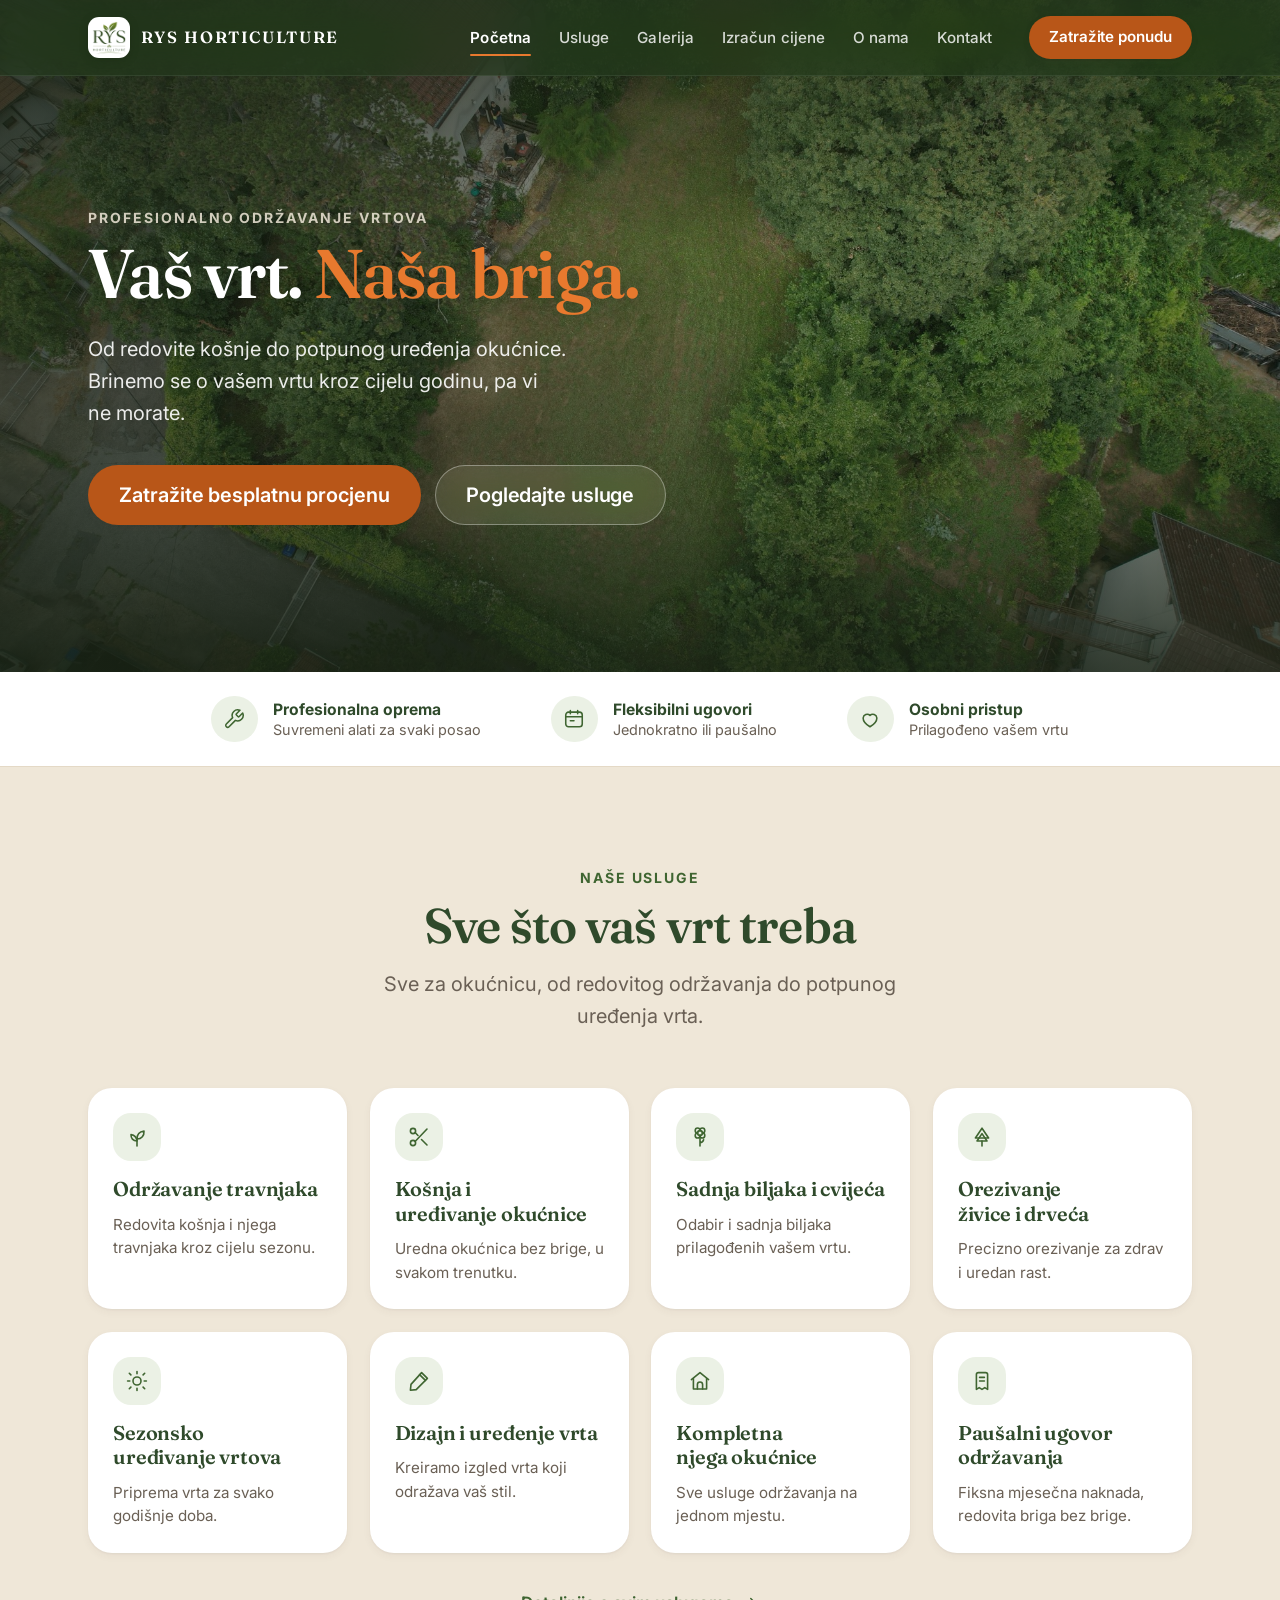
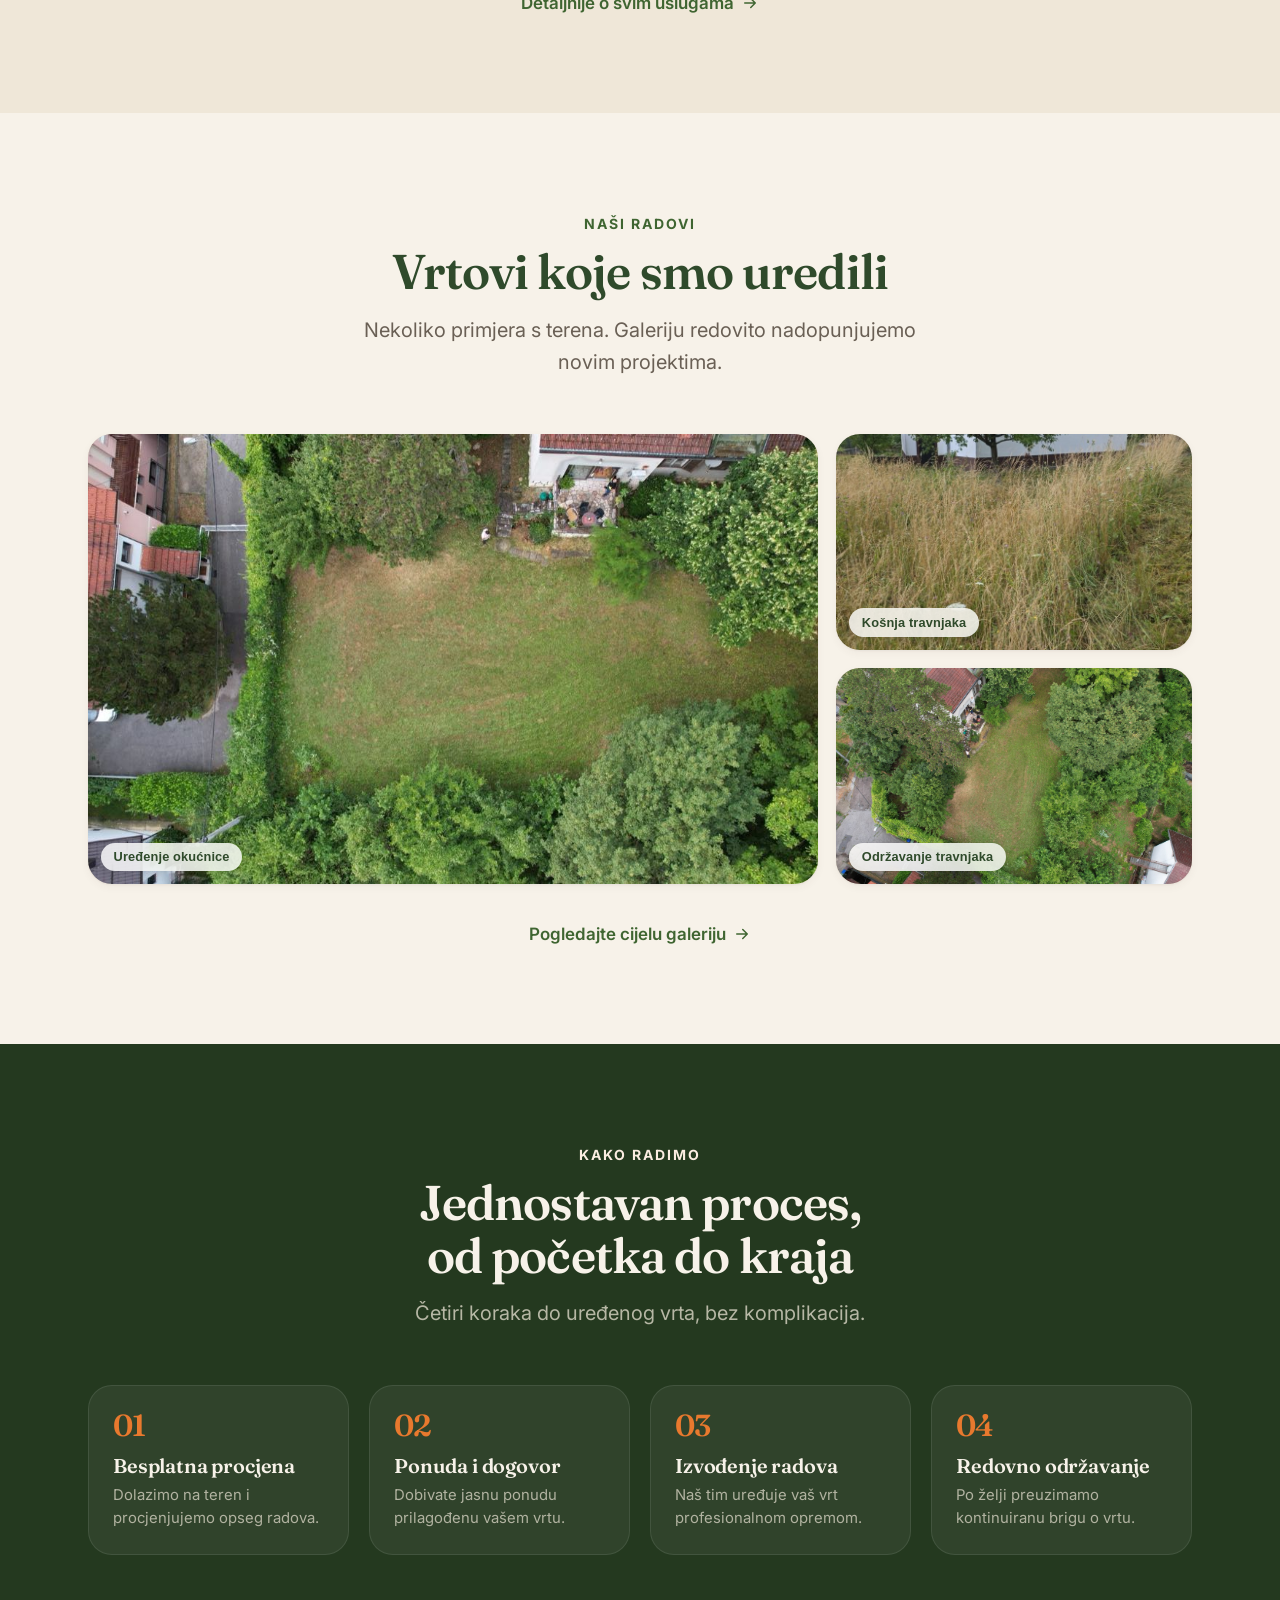
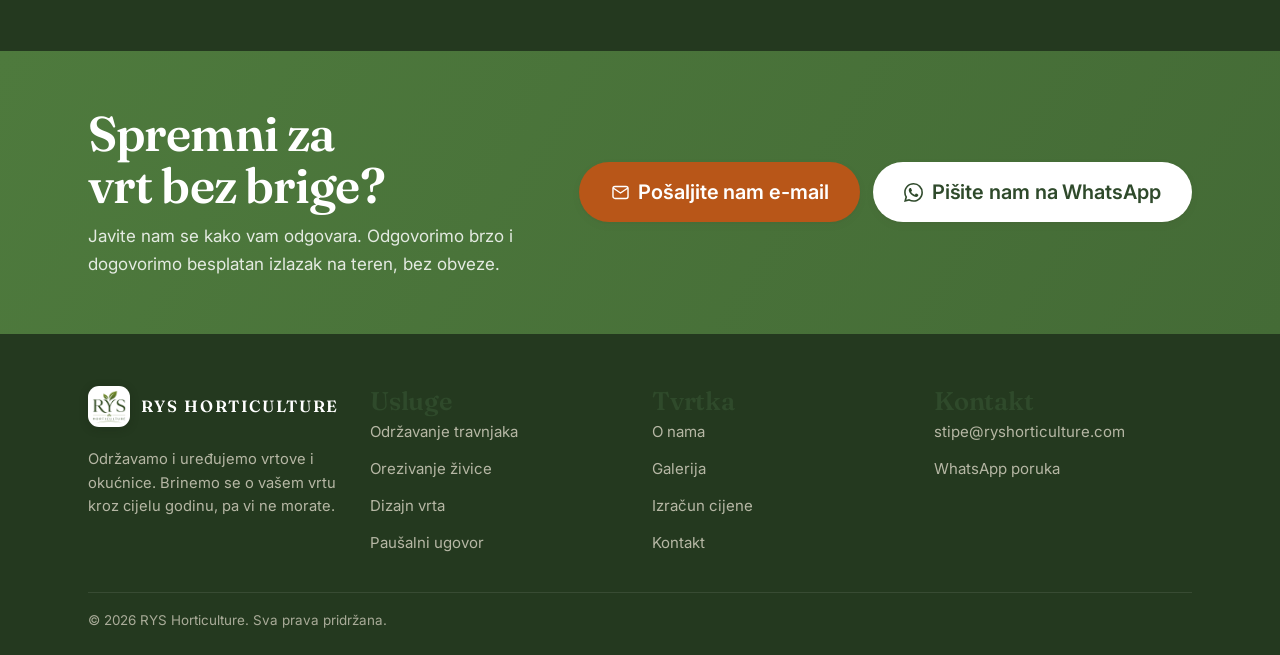
<file: index.html>
<!DOCTYPE html>
<html lang="hr">
<head>
<meta charset="utf-8">
<meta name="viewport" content="width=device-width, initial-scale=1, viewport-fit=cover">
<title>RYS Horticulture | Profesionalno održavanje i uređenje vrtova</title>
<meta name="description" content="Od redovite košnje do potpunog uređenja okućnice. Brinemo se o vašem vrtu kroz cijelu godinu, pouzdano i uredno.">
<meta name="theme-color" content="#2F4A2B">
<link rel="icon" href="favicon.ico" sizes="32x32">
<link rel="icon" href="assets/img/favicon-96.png" type="image/png" sizes="96x96">
<link rel="apple-touch-icon" href="apple-touch-icon.png">

<meta property="og:type" content="website">
<meta property="og:locale" content="hr_HR">
<meta property="og:title" content="RYS Horticulture | Vaš vrt. Naša briga.">
<meta property="og:description" content="Profesionalno održavanje i uređenje vrtova i okućnica.">
<meta property="og:image" content="assets/img/hero-vrt-sm.jpg">

<link rel="preconnect" href="https://fonts.googleapis.com">
<link rel="preconnect" href="https://fonts.gstatic.com" crossorigin>
<link rel="stylesheet" href="https://fonts.googleapis.com/css2?family=Fraunces:opsz,wght@9..144,600&family=Inter:wght@400..700&display=swap">
<link rel="stylesheet" href="assets/css/style.css">
<script>document.documentElement.classList.add('js');</script>

<!-- Strukturirani podaci za tražilice. Namjerno bez adrese jer još nije
     potvrđena; ne objavljujemo izmišljene podatke. -->
<script type="application/ld+json">
{
  "@context": "https://schema.org",
  "@type": "LocalBusiness",
  "name": "RYS Horticulture",
  "description": "Održavanje i uređenje vrtova i okućnica. Košnja travnjaka, orezivanje živice, sadnja, sezonsko uređenje i paušalni ugovori održavanja.",
  "telephone": "+385994105644",
  "email": "stipe@ryshorticulture.com",
  "image": "assets/img/hero-vrt-sm.jpg",
  "logo": "assets/img/logo-sm.png",
  "priceRange": "€€",
  "areaServed": { "@type": "Place", "name": "Zagreb i okolica" },
  "hasOfferCatalog": {
    "@type": "OfferCatalog",
    "name": "Usluge",
    "itemListElement": [
      { "@type": "Offer", "itemOffered": { "@type": "Service", "name": "Održavanje travnjaka" } },
      { "@type": "Offer", "itemOffered": { "@type": "Service", "name": "Košnja i uređivanje okućnice" } },
      { "@type": "Offer", "itemOffered": { "@type": "Service", "name": "Sadnja biljaka i cvijeća" } },
      { "@type": "Offer", "itemOffered": { "@type": "Service", "name": "Orezivanje živice i drveća" } },
      { "@type": "Offer", "itemOffered": { "@type": "Service", "name": "Sezonsko uređivanje vrtova" } },
      { "@type": "Offer", "itemOffered": { "@type": "Service", "name": "Dizajn i uređenje vrta" } },
      { "@type": "Offer", "itemOffered": { "@type": "Service", "name": "Paušalni ugovor održavanja" } }
    ]
  }
}
</script>
</head>
<body>
<a class="skip-link" href="#main">Prijeđi na sadržaj</a>

<!-- ================= ZAGLAVLJE ================= -->
<header class="header">
  <div class="wrap">
    <a class="brand" href="index.html" aria-label="RYS Horticulture, početna stranica">
      <span class="brand__badge"><img src="assets/img/logo-sm.png" alt="" width="64" height="66"></span>
      <span class="brand__name">RYS Horticulture</span>
    </a>

    <nav class="nav" aria-label="Glavna navigacija">
      <a href="index.html" aria-current="page">Početna</a>
      <a href="usluge.html">Usluge</a>
      <a href="galerija.html">Galerija</a>
      <a href="izracun-cijene.html">Izračun cijene</a>
      <a href="o-nama.html">O nama</a>
      <a href="kontakt.html">Kontakt</a>
    </nav>

    <a class="btn" href="kontakt.html">Zatražite ponudu</a>

    <button class="nav-toggle" type="button" aria-label="Otvori izbornik" aria-expanded="false" aria-controls="mobilni-izbornik">
      <svg width="22" height="22" viewBox="0 0 24 24" fill="none" stroke="currentColor" stroke-width="2" stroke-linecap="round"><path d="M3 6h18M3 12h18M3 18h18"/></svg>
    </button>
  </div>
</header>

<div class="sheet-scrim"></div>
<aside class="sheet" id="mobilni-izbornik" aria-label="Izbornik">
  <span class="sheet__grip" aria-hidden="true"></span>
  <div class="sheet__top">
    <span class="brand__name">Izbornik</span>
    <button class="sheet__close" type="button" aria-label="Zatvori izbornik">
      <svg width="18" height="18" viewBox="0 0 24 24" fill="none" stroke="currentColor" stroke-width="2" stroke-linecap="round"><path d="M18 6 6 18M6 6l12 12"/></svg>
    </button>
  </div>
  <nav aria-label="Mobilna navigacija">
    <a href="index.html" aria-current="page">Početna</a>
    <a href="usluge.html">Usluge</a>
    <a href="galerija.html">Galerija</a>
    <a href="izracun-cijene.html">Izračun cijene</a>
    <a href="o-nama.html">O nama</a>
    <a href="kontakt.html">Kontakt</a>
  </nav>
  <div class="sheet__foot">
    <a class="btn" href="kontakt.html">Zatražite ponudu</a>
    <a class="btn btn--onDark" href="https://wa.me/385994105644" target="_blank" rel="noopener">WhatsApp</a>
  </div>
</aside>

<main id="main">

  <!-- ================= HERO ================= -->
  <section class="hero">
    <div class="hero__media">
      <img src="assets/img/hero-vrt.jpg"
           srcset="assets/img/hero-vrt-sm.jpg 1100w, assets/img/hero-vrt.jpg 2000w"
           sizes="100vw"
           alt="Pogled iz zraka na uređenu okućnicu s pokošenim travnjakom" fetchpriority="high" width="2000" height="1125">
    </div>
    <div class="wrap">
      <div class="hero__inner">
        <span class="eyebrow">Profesionalno održavanje vrtova</span>
        <h1>Vaš vrt. <em>Naša briga.</em></h1>
        <p class="hero__lead">Od redovite košnje do potpunog uređenja okućnice. Brinemo se o vašem vrtu kroz cijelu godinu, pa vi ne morate.</p>
        <div class="hero__actions">
          <a class="btn btn--lg" href="kontakt.html">Zatražite besplatnu procjenu</a>
          <a class="btn btn--lg btn--onDark" href="usluge.html">Pogledajte usluge</a>
        </div>
      </div>
    </div>
  </section>

  <!-- ================= TRAKA POVJERENJA ================= -->
  <section class="trust">
    <div class="wrap trust__grid">
      <div class="trust__item" data-reveal style="--i:0">
        <span class="trust__icon" aria-hidden="true">
          <svg width="22" height="22" viewBox="0 0 24 24" fill="none" stroke="currentColor" stroke-width="1.7" stroke-linecap="round" stroke-linejoin="round"><path d="M14.7 6.3a1 1 0 0 0 0 1.4l1.6 1.6a1 1 0 0 0 1.4 0l3.77-3.77a6 6 0 0 1-7.94 7.94l-6.91 6.91a2.12 2.12 0 0 1-3-3l6.91-6.91a6 6 0 0 1 7.94-7.94l-3.76 3.76Z"/></svg>
        </span>
        <div class="trust__text">
          <strong>Profesionalna oprema</strong>
          <span>Suvremeni alati za svaki posao</span>
        </div>
      </div>
      <div class="trust__item" data-reveal style="--i:1">
        <span class="trust__icon" aria-hidden="true">
          <svg width="22" height="22" viewBox="0 0 24 24" fill="none" stroke="currentColor" stroke-width="1.7" stroke-linecap="round" stroke-linejoin="round"><rect x="3" y="4.5" width="18" height="16" rx="3"/><path d="M3 9.5h18M8 2.8v3.4M16 2.8v3.4M8 14h4"/></svg>
        </span>
        <div class="trust__text">
          <strong>Fleksibilni ugovori</strong>
          <span>Jednokratno ili paušalno</span>
        </div>
      </div>
      <div class="trust__item" data-reveal style="--i:2">
        <span class="trust__icon" aria-hidden="true">
          <svg width="22" height="22" viewBox="0 0 24 24" fill="none" stroke="currentColor" stroke-width="1.7" stroke-linecap="round" stroke-linejoin="round"><path d="M12 20.5s-7.5-4.4-7.5-9.6A4.4 4.4 0 0 1 12 8.2a4.4 4.4 0 0 1 7.5 2.7c0 5.2-7.5 9.6-7.5 9.6Z"/></svg>
        </span>
        <div class="trust__text">
          <strong>Osobni pristup</strong>
          <span>Prilagođeno vašem vrtu</span>
        </div>
      </div>
    </div>
  </section>

  <!-- ================= USLUGE ================= -->
  <section class="section section--cream" id="usluge">
    <div class="wrap">
      <div class="section-head" data-reveal>
        <span class="eyebrow">Naše usluge</span>
        <h2>Sve što vaš vrt treba</h2>
        <p>Sve za okućnicu, od redovitog održavanja do potpunog uređenja vrta.</p>
      </div>

      <div class="cards">
        <article class="card" data-reveal style="--i:0">
          <span class="card__icon" aria-hidden="true">
            <svg width="24" height="24" viewBox="0 0 24 24" fill="none" stroke="currentColor" stroke-width="1.6" stroke-linecap="round" stroke-linejoin="round"><path d="M12 21v-7"/><path d="M12 14c0-4.4 2.6-7.4 7-8 .3 4.7-2.3 7.9-7 8Z"/><path d="M12 16c-.4-3.6-2.6-5.9-6-6.4-.2 3.7 2 6.2 6 6.4Z"/></svg>
          </span>
          <h3>Održavanje travnjaka</h3>
          <p>Redovita košnja i njega travnjaka kroz cijelu sezonu.</p>
        </article>

        <article class="card" data-reveal style="--i:1">
          <span class="card__icon" aria-hidden="true">
            <svg width="24" height="24" viewBox="0 0 24 24" fill="none" stroke="currentColor" stroke-width="1.6" stroke-linecap="round" stroke-linejoin="round"><circle cx="6" cy="6" r="2.6"/><circle cx="6" cy="18" r="2.6"/><path d="M20 4 8.1 16.5M14.5 14.5 20 20M8.1 7.5 11 10.5"/></svg>
          </span>
          <h3>Košnja i uređivanje okućnice</h3>
          <p>Uredna okućnica bez brige, u svakom trenutku.</p>
        </article>

        <article class="card" data-reveal style="--i:2">
          <span class="card__icon" aria-hidden="true">
            <svg width="24" height="24" viewBox="0 0 24 24" fill="none" stroke="currentColor" stroke-width="1.6" stroke-linecap="round" stroke-linejoin="round"><circle cx="12" cy="8" r="2.4"/><path d="M12 5.6c0-1.4-.9-2.6-2.4-2.6S7.2 4.2 7.2 5.6 8.4 8 9.6 8"/><path d="M14.4 8c1.2 0 2.4-1 2.4-2.4S15.6 3 14.4 3 12 4.2 12 5.6"/><path d="M12 10.4c0 1.4.9 2.6 2.4 2.6s2.4-1.2 2.4-2.6S15.6 8 14.4 8"/><path d="M9.6 8c-1.2 0-2.4 1-2.4 2.4S8.4 13 9.6 13 12 11.8 12 10.4"/><path d="M12 13v8M12 17.5c1.8 0 3.2-1.2 3.6-2.8"/></svg>
          </span>
          <h3>Sadnja biljaka i cvijeća</h3>
          <p>Odabir i sadnja biljaka prilagođenih vašem vrtu.</p>
        </article>

        <article class="card" data-reveal style="--i:3">
          <span class="card__icon" aria-hidden="true">
            <svg width="24" height="24" viewBox="0 0 24 24" fill="none" stroke="currentColor" stroke-width="1.6" stroke-linecap="round" stroke-linejoin="round"><path d="M12 3.2 18.6 13H5.4L12 3.2Z"/><path d="M12 8.6 17 16H7l5-7.4Z"/><path d="M12 16v5"/></svg>
          </span>
          <h3>Orezivanje živice i drveća</h3>
          <p>Precizno orezivanje za zdrav i uredan rast.</p>
        </article>

        <article class="card" data-reveal style="--i:0">
          <span class="card__icon" aria-hidden="true">
            <svg width="24" height="24" viewBox="0 0 24 24" fill="none" stroke="currentColor" stroke-width="1.6" stroke-linecap="round" stroke-linejoin="round"><circle cx="12" cy="12" r="4"/><path d="M12 2.6v2.2M12 19.2v2.2M4.3 4.3l1.6 1.6M18.1 18.1l1.6 1.6M2.6 12h2.2M19.2 12h2.2M4.3 19.7l1.6-1.6M18.1 5.9l1.6-1.6"/></svg>
          </span>
          <h3>Sezonsko uređivanje vrtova</h3>
          <p>Priprema vrta za svako godišnje doba.</p>
        </article>

        <article class="card" data-reveal style="--i:1">
          <span class="card__icon" aria-hidden="true">
            <svg width="24" height="24" viewBox="0 0 24 24" fill="none" stroke="currentColor" stroke-width="1.6" stroke-linecap="round" stroke-linejoin="round"><path d="M14.6 3.6 20.4 9.4 9.2 20.6l-5.8.6.6-5.8L14.6 3.6Z"/><path d="M12.6 5.6 18.4 11.4"/></svg>
          </span>
          <h3>Dizajn i uređenje vrta</h3>
          <p>Kreiramo izgled vrta koji odražava vaš stil.</p>
        </article>

        <article class="card" data-reveal style="--i:2">
          <span class="card__icon" aria-hidden="true">
            <svg width="24" height="24" viewBox="0 0 24 24" fill="none" stroke="currentColor" stroke-width="1.6" stroke-linecap="round" stroke-linejoin="round"><path d="M3.4 10.6 12 3.6l8.6 7"/><path d="M5.4 9.6V20h13.2V9.6"/><path d="M9.4 20v-4.4a2.6 2.6 0 0 1 5.2 0V20"/></svg>
          </span>
          <h3>Kompletna njega okućnice</h3>
          <p>Sve usluge održavanja na jednom mjestu.</p>
        </article>

        <article class="card" data-reveal style="--i:3">
          <span class="card__icon" aria-hidden="true">
            <svg width="24" height="24" viewBox="0 0 24 24" fill="none" stroke="currentColor" stroke-width="1.6" stroke-linecap="round" stroke-linejoin="round"><path d="M8.4 3.6h7.2a2 2 0 0 1 2 2v14.8l-2.8-1.8-2.8 1.8-2.8-1.8-2.8 1.8V5.6a2 2 0 0 1 2-2Z"/><path d="M9.6 8.4h4.8M9.6 12h4.8"/></svg>
          </span>
          <h3>Paušalni ugovor održavanja</h3>
          <p>Fiksna mjesečna naknada, redovita briga bez brige.</p>
        </article>
      </div>

      <p style="margin-top: var(--sp-5); text-align: center;" data-reveal>
        <a class="link-arrow" href="usluge.html">Detaljnije o svim uslugama
          <svg width="18" height="18" viewBox="0 0 24 24" fill="none" stroke="currentColor" stroke-width="2" stroke-linecap="round" stroke-linejoin="round"><path d="M5 12h14M13 6l6 6-6 6"/></svg>
        </a>
      </p>
    </div>
  </section>

  <!-- ================= GALERIJA (izbor) ================= -->
  <section class="section section--paper">
    <div class="wrap">
      <div class="section-head" data-reveal>
        <span class="eyebrow">Naši radovi</span>
        <h2>Vrtovi koje smo uredili</h2>
        <p>Nekoliko primjera s terena. Galeriju redovito nadopunjujemo novim projektima.</p>
      </div>

      <div class="bento">
        <button class="shot bento__item--wide" type="button" data-reveal
                data-full="assets/img/vrt-iz-zraka.jpg"
                data-caption="Uređenje i košnja veće okućnice, pogled iz zraka">
          <img src="assets/img/vrt-iz-zraka.jpg" srcset="assets/img/vrt-iz-zraka-sm.jpg 1100w, assets/img/vrt-iz-zraka.jpg 1600w" sizes="(max-width: 52rem) 100vw, 50vw" alt="Pogled iz zraka na veliku okućnicu s pokošenim travnjakom okruženu zelenilom" loading="lazy" width="1600" height="900">
          <span class="shot__tag">Uređenje okućnice</span>
        </button>

        <button class="shot" type="button" data-reveal style="--i:1"
                data-full="assets/img/travnjak-prije.jpg"
                data-caption="Zapušteni travnjak prije košnje">
          <img src="assets/img/travnjak-prije.jpg" srcset="assets/img/travnjak-prije-sm.jpg 619w, assets/img/travnjak-prije.jpg 731w" sizes="(max-width: 52rem) 100vw, 50vw" alt="Visoka, zapuštena trava ispred kuće prije košnje" loading="lazy" width="731" height="1300">
          <span class="shot__tag">Košnja travnjaka</span>
        </button>

        <button class="shot" type="button" data-reveal style="--i:2"
                data-full="assets/img/hero-vrt.jpg"
                data-caption="Pokošen travnjak i uređeni rubovi">
          <img src="assets/img/hero-vrt.jpg" srcset="assets/img/hero-vrt-sm.jpg 1100w, assets/img/hero-vrt.jpg 2000w" sizes="(max-width: 52rem) 100vw, 50vw" alt="Pogled iz zraka na pokošen travnjak s uredno oblikovanim rubovima" loading="lazy" width="2000" height="1125">
          <span class="shot__tag">Održavanje travnjaka</span>
        </button>
      </div>

      <p style="margin-top: var(--sp-5); text-align: center;" data-reveal>
        <a class="link-arrow" href="galerija.html">Pogledajte cijelu galeriju
          <svg width="18" height="18" viewBox="0 0 24 24" fill="none" stroke="currentColor" stroke-width="2" stroke-linecap="round" stroke-linejoin="round"><path d="M5 12h14M13 6l6 6-6 6"/></svg>
        </a>
      </p>
    </div>
  </section>

  <!-- ================= PROCES ================= -->
  <section class="section section--forest">
    <div class="wrap">
      <div class="section-head" data-reveal>
        <span class="eyebrow">Kako radimo</span>
        <h2>Jednostavan proces, od početka do kraja</h2>
        <p>Četiri koraka do uređenog vrta, bez komplikacija.</p>
      </div>

      <ol class="steps" style="list-style:none">
        <li class="step" data-reveal style="--i:0">
          <span class="step__num">01</span>
          <h3>Besplatna procjena</h3>
          <p>Dolazimo na teren i procjenjujemo opseg radova.</p>
        </li>
        <li class="step" data-reveal style="--i:1">
          <span class="step__num">02</span>
          <h3>Ponuda i dogovor</h3>
          <p>Dobivate jasnu ponudu prilagođenu vašem vrtu.</p>
        </li>
        <li class="step" data-reveal style="--i:2">
          <span class="step__num">03</span>
          <h3>Izvođenje radova</h3>
          <p>Naš tim uređuje vaš vrt profesionalnom opremom.</p>
        </li>
        <li class="step" data-reveal style="--i:3">
          <span class="step__num">04</span>
          <h3>Redovno održavanje</h3>
          <p>Po želji preuzimamo kontinuiranu brigu o vrtu.</p>
        </li>
      </ol>
    </div>
  </section>

  <!-- ================= CTA ================= -->
  <section class="cta">
    <div class="wrap cta__inner">
      <div class="cta__copy" data-reveal>
        <h2>Spremni za vrt bez brige?</h2>
        <p>Javite nam se kako vam odgovara. Odgovorimo brzo i dogovorimo besplatan izlazak na teren, bez obveze.</p>
      </div>
      <div class="cta__actions" data-reveal style="--i:1">
        <a class="btn btn--lg" href="mailto:stipe@ryshorticulture.com?subject=Upit%20za%20ponudu%20%7C%20RYS%20Horticulture">
          <svg width="19" height="19" viewBox="0 0 24 24" fill="none" stroke="currentColor" stroke-width="1.8" stroke-linecap="round" stroke-linejoin="round"><rect x="2.5" y="4.5" width="19" height="15" rx="2.6"/><path d="m3.2 6.6 8.8 6 8.8-6"/></svg>
          Pošaljite nam e-mail
        </a>
        <a class="btn btn--lg btn--white" href="https://wa.me/385994105644?text=Pozdrav%2C%20zanima%20me%20ponuda%20za%20ure%C4%91enje%20vrta." target="_blank" rel="noopener">
          <svg width="19" height="19" viewBox="0 0 24 24" fill="currentColor" aria-hidden="true"><path d="M17.472 14.382c-.297-.149-1.758-.867-2.03-.967-.273-.099-.471-.148-.67.15-.197.297-.767.966-.94 1.164-.173.199-.347.223-.644.075-.297-.15-1.255-.463-2.39-1.475-.883-.788-1.48-1.761-1.653-2.059-.173-.297-.018-.458.13-.606.134-.133.298-.347.446-.52.149-.174.198-.298.298-.497.099-.198.05-.371-.025-.52-.075-.149-.669-1.612-.916-2.207-.242-.579-.487-.5-.669-.51a12.8 12.8 0 0 0-.57-.01c-.198 0-.52.074-.792.372-.272.297-1.04 1.016-1.04 2.479 0 1.462 1.065 2.875 1.213 3.074.149.198 2.096 3.2 5.077 4.487.709.306 1.262.489 1.694.625.712.227 1.36.195 1.872.118.571-.085 1.758-.719 2.006-1.413.248-.694.248-1.289.173-1.413-.074-.124-.272-.198-.57-.347M12.05 21.785h-.004a9.87 9.87 0 0 1-5.031-1.378l-.361-.214-3.741.982.998-3.648-.235-.374a9.86 9.86 0 0 1-1.51-5.26c.001-5.45 4.436-9.884 9.888-9.884 2.64 0 5.122 1.03 6.988 2.898a9.825 9.825 0 0 1 2.893 6.994c-.003 5.45-4.437 9.884-9.885 9.884m8.413-18.297A11.815 11.815 0 0 0 12.05 0C5.495 0 .16 5.335.157 11.892c0 2.096.547 4.142 1.588 5.945L.057 24l6.305-1.654a11.882 11.882 0 0 0 5.683 1.448h.005c6.554 0 11.89-5.335 11.893-11.893a11.821 11.821 0 0 0-3.48-8.413"/></svg>
          Pišite nam na WhatsApp
        </a>
      </div>
    </div>
  </section>

</main>

<!-- ================= PODNOŽJE ================= -->
<footer class="footer">
  <div class="wrap">
    <div class="footer__grid">
      <div class="footer__brand">
        <a class="brand" href="index.html">
          <span class="brand__badge"><img src="assets/img/logo-sm.png" alt="" width="64" height="66"></span>
          <span class="brand__name">RYS Horticulture</span>
        </a>
        <p>Održavamo i uređujemo vrtove i okućnice. Brinemo se o vašem vrtu kroz cijelu godinu, pa vi ne morate.</p>
      </div>

      <div>
        <h3>Usluge</h3>
        <ul>
          <li><a href="usluge.html#travnjaci">Održavanje travnjaka</a></li>
          <li><a href="usluge.html#zivica">Orezivanje živice</a></li>
          <li><a href="usluge.html#dizajn">Dizajn vrta</a></li>
          <li><a href="usluge.html#pausal">Paušalni ugovor</a></li>
        </ul>
      </div>

      <div>
        <h3>Tvrtka</h3>
        <ul>
          <li><a href="o-nama.html">O nama</a></li>
          <li><a href="galerija.html">Galerija</a></li>
          <li><a href="izracun-cijene.html">Izračun cijene</a></li>
          <li><a href="kontakt.html">Kontakt</a></li>
        </ul>
      </div>

      <div>
        <h3>Kontakt</h3>
        <ul>
          <li><a href="mailto:stipe@ryshorticulture.com">stipe@ryshorticulture.com</a></li>
          <li><a href="https://wa.me/385994105644" target="_blank" rel="noopener">WhatsApp poruka</a></li>
        </ul>
      </div>
    </div>

    <div class="footer__bottom">
      <span>© 2026 RYS Horticulture. Sva prava pridržana.</span>
    </div>
  </div>
</footer>

<!-- ================= LIGHTBOX ================= -->
<div class="lightbox" role="dialog" aria-modal="true" aria-label="Pregled fotografije">
  <div class="lightbox__bar">
    <span data-lb-counter>1 / 1</span>
    <button class="lightbox__close" type="button" aria-label="Zatvori pregled">
      <svg width="18" height="18" viewBox="0 0 24 24" fill="none" stroke="currentColor" stroke-width="2" stroke-linecap="round"><path d="M18 6 6 18M6 6l12 12"/></svg>
    </button>
  </div>
  <div class="lightbox__stage">
    <div class="lightbox__track"></div>
  </div>
  <div class="lightbox__foot">
    <button class="lightbox__nav" type="button" data-lb-prev aria-label="Prethodna fotografija">
      <svg width="18" height="18" viewBox="0 0 24 24" fill="none" stroke="currentColor" stroke-width="2" stroke-linecap="round" stroke-linejoin="round"><path d="m15 5-7 7 7 7"/></svg>
    </button>
    <span class="lightbox__caption" data-lb-caption></span>
    <button class="lightbox__nav" type="button" data-lb-next aria-label="Sljedeća fotografija">
      <svg width="18" height="18" viewBox="0 0 24 24" fill="none" stroke="currentColor" stroke-width="2" stroke-linecap="round" stroke-linejoin="round"><path d="m9 5 7 7-7 7"/></svg>
    </button>
  </div>
</div>

<script src="assets/js/main.js" defer></script>
</body>
</html>
</file>
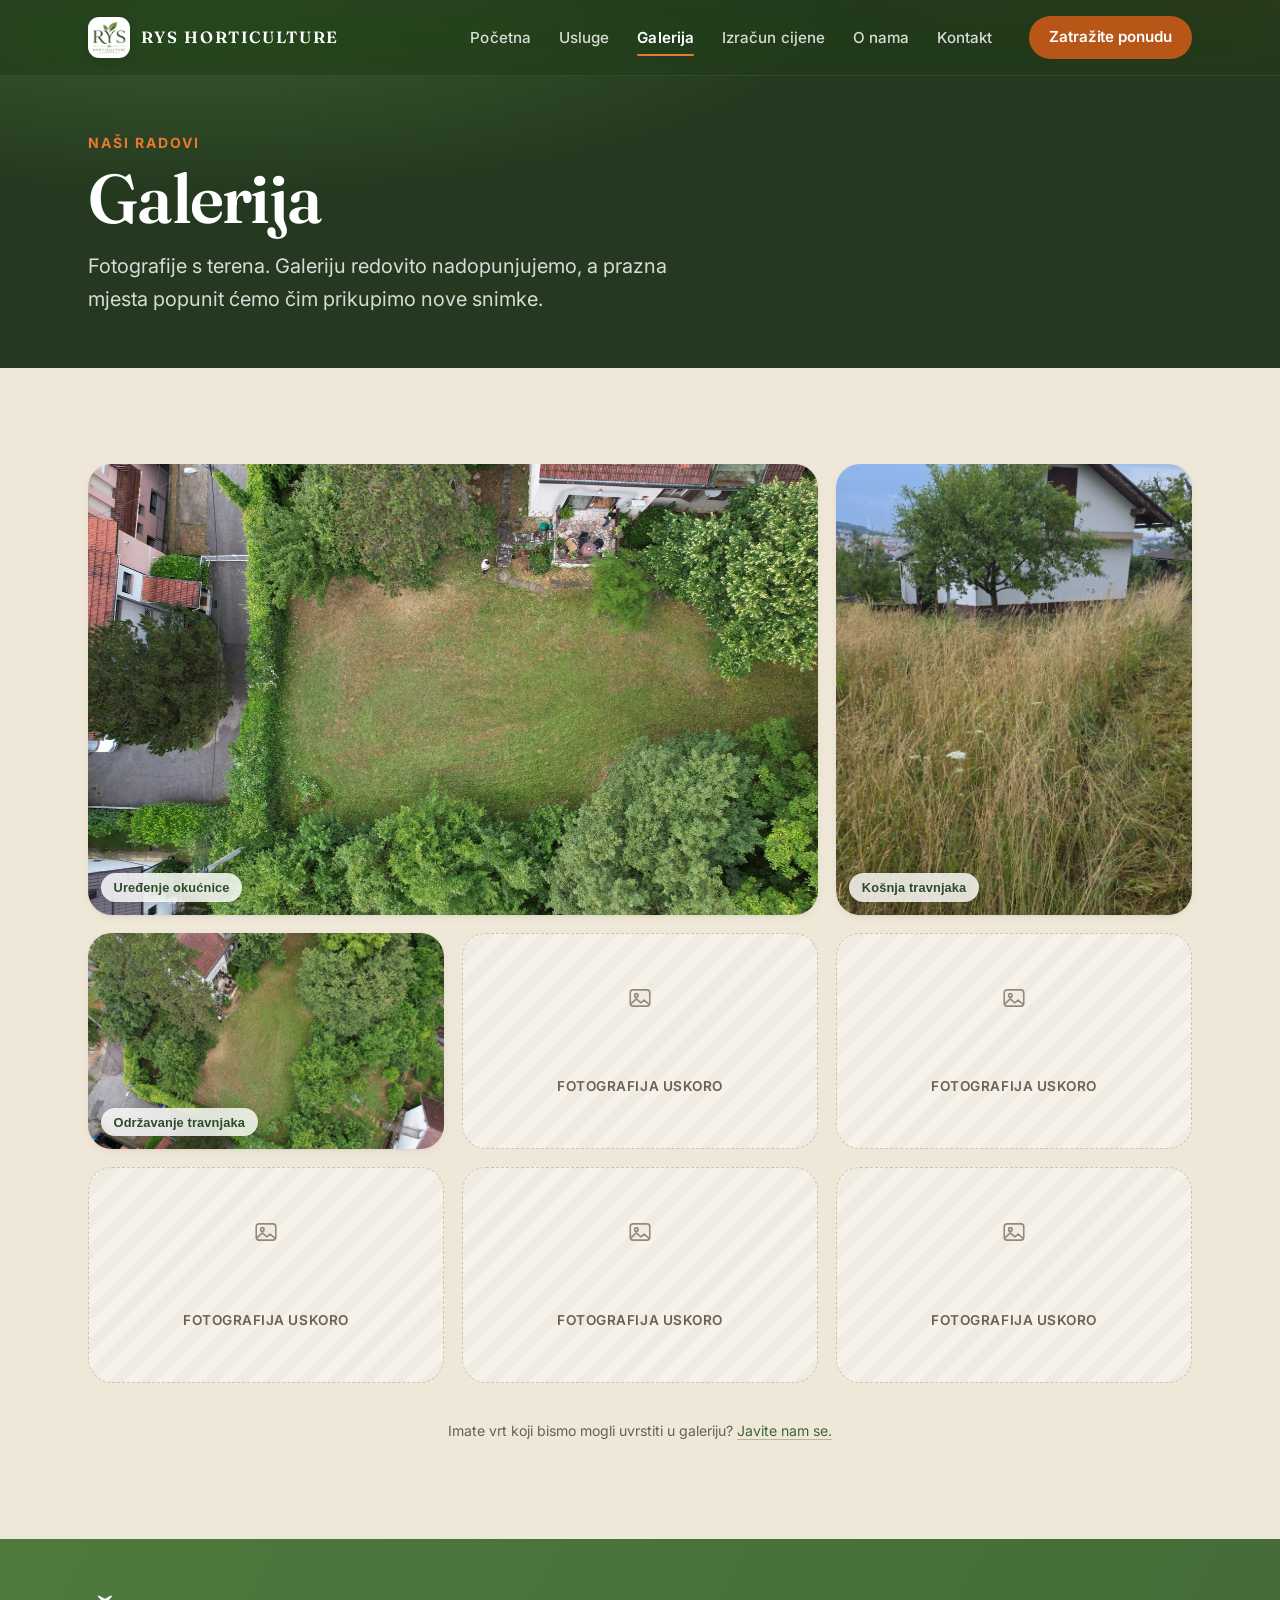
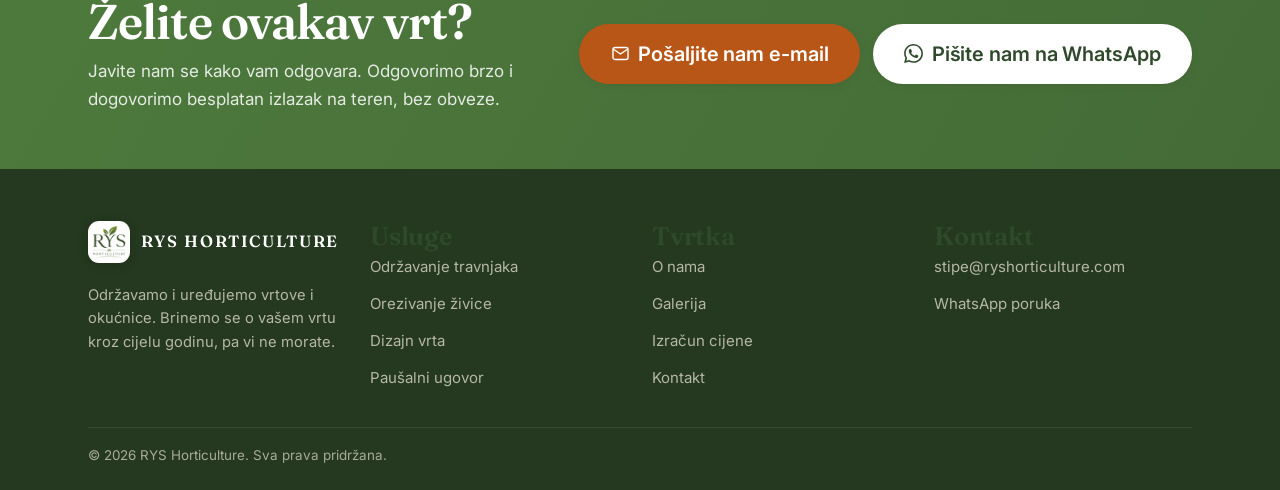
<file: galerija.html>
<!DOCTYPE html>
<html lang="hr">
<head>
<meta charset="utf-8">
<meta name="viewport" content="width=device-width, initial-scale=1, viewport-fit=cover">
<title>Galerija | RYS Horticulture</title>
<meta name="description" content="Fotografije vrtova i okućnica koje je uredio RYS Horticulture.">
<meta name="theme-color" content="#2F4A2B">
<link rel="icon" href="favicon.ico" sizes="32x32">
<link rel="icon" href="assets/img/favicon-96.png" type="image/png" sizes="96x96">
<link rel="apple-touch-icon" href="apple-touch-icon.png">

<meta property="og:type" content="website">
<meta property="og:locale" content="hr_HR">
<meta property="og:title" content="Galerija | RYS Horticulture">
<meta property="og:description" content="Vrtovi i okućnice koje smo uredili.">
<meta property="og:image" content="assets/img/hero-vrt-sm.jpg">

<link rel="preconnect" href="https://fonts.googleapis.com">
<link rel="preconnect" href="https://fonts.gstatic.com" crossorigin>
<link rel="stylesheet" href="https://fonts.googleapis.com/css2?family=Fraunces:opsz,wght@9..144,600&family=Inter:wght@400..700&display=swap">
<link rel="stylesheet" href="assets/css/style.css">
<script>document.documentElement.classList.add('js');</script>
</head>
<body>
<a class="skip-link" href="#main">Prijeđi na sadržaj</a>

<header class="header">
  <div class="wrap">
    <a class="brand" href="index.html" aria-label="RYS Horticulture, početna stranica">
      <span class="brand__badge"><img src="assets/img/logo-sm.png" alt="" width="64" height="66"></span>
      <span class="brand__name">RYS Horticulture</span>
    </a>
    <nav class="nav" aria-label="Glavna navigacija">
      <a href="index.html">Početna</a>
      <a href="usluge.html">Usluge</a>
      <a href="galerija.html" aria-current="page">Galerija</a>
      <a href="izracun-cijene.html">Izračun cijene</a>
      <a href="o-nama.html">O nama</a>
      <a href="kontakt.html">Kontakt</a>
    </nav>
    <a class="btn" href="kontakt.html">Zatražite ponudu</a>
    <button class="nav-toggle" type="button" aria-label="Otvori izbornik" aria-expanded="false" aria-controls="mobilni-izbornik">
      <svg width="22" height="22" viewBox="0 0 24 24" fill="none" stroke="currentColor" stroke-width="2" stroke-linecap="round"><path d="M3 6h18M3 12h18M3 18h18"/></svg>
    </button>
  </div>
</header>

<div class="sheet-scrim"></div>
<aside class="sheet" id="mobilni-izbornik" aria-label="Izbornik">
  <span class="sheet__grip" aria-hidden="true"></span>
  <div class="sheet__top">
    <span class="brand__name">Izbornik</span>
    <button class="sheet__close" type="button" aria-label="Zatvori izbornik">
      <svg width="18" height="18" viewBox="0 0 24 24" fill="none" stroke="currentColor" stroke-width="2" stroke-linecap="round"><path d="M18 6 6 18M6 6l12 12"/></svg>
    </button>
  </div>
  <nav aria-label="Mobilna navigacija">
    <a href="index.html">Početna</a>
    <a href="usluge.html">Usluge</a>
    <a href="galerija.html" aria-current="page">Galerija</a>
    <a href="izracun-cijene.html">Izračun cijene</a>
    <a href="o-nama.html">O nama</a>
    <a href="kontakt.html">Kontakt</a>
  </nav>
  <div class="sheet__foot">
    <a class="btn" href="kontakt.html">Zatražite ponudu</a>
    <a class="btn btn--onDark" href="https://wa.me/385994105644" target="_blank" rel="noopener">WhatsApp</a>
  </div>
</aside>

<main id="main">

  <section class="pagehead">
    <div class="wrap">
      <span class="eyebrow">Naši radovi</span>
      <h1>Galerija</h1>
      <p>Fotografije s terena. Galeriju redovito nadopunjujemo, a prazna mjesta popunit ćemo čim prikupimo nove snimke.</p>
    </div>
  </section>

  <section class="section section--cream">
    <div class="wrap">
      <div class="bento">

        <button class="shot bento__item--wide" type="button" data-reveal
                data-full="assets/img/vrt-iz-zraka.jpg"
                data-caption="Uređenje i košnja veće okućnice, pogled iz zraka">
          <img src="assets/img/vrt-iz-zraka.jpg" srcset="assets/img/vrt-iz-zraka-sm.jpg 1100w, assets/img/vrt-iz-zraka.jpg 1600w" sizes="(max-width: 52rem) 100vw, 50vw" alt="Pogled iz zraka na veliku okućnicu s pokošenim travnjakom okruženu zelenilom" loading="lazy" width="1600" height="900">
          <span class="shot__tag">Uređenje okućnice</span>
        </button>

        <button class="shot bento__item--tall" type="button" data-reveal style="--i:1"
                data-full="assets/img/travnjak-prije.jpg"
                data-caption="Zapušteni travnjak prije košnje">
          <img src="assets/img/travnjak-prije.jpg" srcset="assets/img/travnjak-prije-sm.jpg 619w, assets/img/travnjak-prije.jpg 731w" sizes="(max-width: 52rem) 100vw, 50vw" alt="Visoka, zapuštena trava ispred kuće prije košnje" loading="lazy" width="731" height="1300">
          <span class="shot__tag">Košnja travnjaka</span>
        </button>

        <button class="shot" type="button" data-reveal style="--i:2"
                data-full="assets/img/hero-vrt.jpg"
                data-caption="Pokošen travnjak i uredno oblikovani rubovi">
          <img src="assets/img/hero-vrt.jpg" srcset="assets/img/hero-vrt-sm.jpg 1100w, assets/img/hero-vrt.jpg 2000w" sizes="(max-width: 52rem) 100vw, 50vw" alt="Pogled iz zraka na pokošen travnjak s uredno oblikovanim rubovima" loading="lazy" width="2000" height="1125">
          <span class="shot__tag">Održavanje travnjaka</span>
        </button>

        <!-- PLACEHOLDER: zamijeniti stvarnim fotografijama radova -->
        <div class="shot shot--empty" data-reveal style="--i:3">
          <svg width="26" height="26" viewBox="0 0 24 24" fill="none" stroke="currentColor" stroke-width="1.5" stroke-linecap="round" stroke-linejoin="round"><rect x="3" y="4.5" width="18" height="15" rx="2.6"/><circle cx="8.6" cy="9.6" r="1.6"/><path d="m3.6 17.4 5-4.6 4.2 3.6 3-2.4 4.6 3.9"/></svg>
          <span>Fotografija uskoro</span>
        </div>

        <div class="shot shot--empty" data-reveal style="--i:0">
          <svg width="26" height="26" viewBox="0 0 24 24" fill="none" stroke="currentColor" stroke-width="1.5" stroke-linecap="round" stroke-linejoin="round"><rect x="3" y="4.5" width="18" height="15" rx="2.6"/><circle cx="8.6" cy="9.6" r="1.6"/><path d="m3.6 17.4 5-4.6 4.2 3.6 3-2.4 4.6 3.9"/></svg>
          <span>Fotografija uskoro</span>
        </div>

        <div class="shot shot--empty" data-reveal style="--i:1">
          <svg width="26" height="26" viewBox="0 0 24 24" fill="none" stroke="currentColor" stroke-width="1.5" stroke-linecap="round" stroke-linejoin="round"><rect x="3" y="4.5" width="18" height="15" rx="2.6"/><circle cx="8.6" cy="9.6" r="1.6"/><path d="m3.6 17.4 5-4.6 4.2 3.6 3-2.4 4.6 3.9"/></svg>
          <span>Fotografija uskoro</span>
        </div>

        <div class="shot shot--empty" data-reveal style="--i:2">
          <svg width="26" height="26" viewBox="0 0 24 24" fill="none" stroke="currentColor" stroke-width="1.5" stroke-linecap="round" stroke-linejoin="round"><rect x="3" y="4.5" width="18" height="15" rx="2.6"/><circle cx="8.6" cy="9.6" r="1.6"/><path d="m3.6 17.4 5-4.6 4.2 3.6 3-2.4 4.6 3.9"/></svg>
          <span>Fotografija uskoro</span>
        </div>

        <div class="shot shot--empty" data-reveal style="--i:3">
          <svg width="26" height="26" viewBox="0 0 24 24" fill="none" stroke="currentColor" stroke-width="1.5" stroke-linecap="round" stroke-linejoin="round"><rect x="3" y="4.5" width="18" height="15" rx="2.6"/><circle cx="8.6" cy="9.6" r="1.6"/><path d="m3.6 17.4 5-4.6 4.2 3.6 3-2.4 4.6 3.9"/></svg>
          <span>Fotografija uskoro</span>
        </div>

      </div>

      <p class="form__note" style="margin-top: var(--sp-5); text-align:center;" data-reveal>
        Imate vrt koji bismo mogli uvrstiti u galeriju? <a href="kontakt.html">Javite nam se.</a>
      </p>
    </div>
  </section>

  <section class="cta">
    <div class="wrap cta__inner">
      <div class="cta__copy" data-reveal>
        <h2>Želite ovakav vrt?</h2>
        <p>Javite nam se kako vam odgovara. Odgovorimo brzo i dogovorimo besplatan izlazak na teren, bez obveze.</p>
      </div>
      <div class="cta__actions" data-reveal style="--i:1">
        <a class="btn btn--lg" href="mailto:stipe@ryshorticulture.com?subject=Upit%20za%20ponudu%20%7C%20RYS%20Horticulture">
          <svg width="19" height="19" viewBox="0 0 24 24" fill="none" stroke="currentColor" stroke-width="1.8" stroke-linecap="round" stroke-linejoin="round"><rect x="2.5" y="4.5" width="19" height="15" rx="2.6"/><path d="m3.2 6.6 8.8 6 8.8-6"/></svg>
          Pošaljite nam e-mail
        </a>
        <a class="btn btn--lg btn--white" href="https://wa.me/385994105644?text=Pozdrav%2C%20zanima%20me%20ponuda%20za%20ure%C4%91enje%20vrta." target="_blank" rel="noopener">
          <svg width="19" height="19" viewBox="0 0 24 24" fill="currentColor" aria-hidden="true"><path d="M17.472 14.382c-.297-.149-1.758-.867-2.03-.967-.273-.099-.471-.148-.67.15-.197.297-.767.966-.94 1.164-.173.199-.347.223-.644.075-.297-.15-1.255-.463-2.39-1.475-.883-.788-1.48-1.761-1.653-2.059-.173-.297-.018-.458.13-.606.134-.133.298-.347.446-.52.149-.174.198-.298.298-.497.099-.198.05-.371-.025-.52-.075-.149-.669-1.612-.916-2.207-.242-.579-.487-.5-.669-.51a12.8 12.8 0 0 0-.57-.01c-.198 0-.52.074-.792.372-.272.297-1.04 1.016-1.04 2.479 0 1.462 1.065 2.875 1.213 3.074.149.198 2.096 3.2 5.077 4.487.709.306 1.262.489 1.694.625.712.227 1.36.195 1.872.118.571-.085 1.758-.719 2.006-1.413.248-.694.248-1.289.173-1.413-.074-.124-.272-.198-.57-.347M12.05 21.785h-.004a9.87 9.87 0 0 1-5.031-1.378l-.361-.214-3.741.982.998-3.648-.235-.374a9.86 9.86 0 0 1-1.51-5.26c.001-5.45 4.436-9.884 9.888-9.884 2.64 0 5.122 1.03 6.988 2.898a9.825 9.825 0 0 1 2.893 6.994c-.003 5.45-4.437 9.884-9.885 9.884m8.413-18.297A11.815 11.815 0 0 0 12.05 0C5.495 0 .16 5.335.157 11.892c0 2.096.547 4.142 1.588 5.945L.057 24l6.305-1.654a11.882 11.882 0 0 0 5.683 1.448h.005c6.554 0 11.89-5.335 11.893-11.893a11.821 11.821 0 0 0-3.48-8.413"/></svg>
          Pišite nam na WhatsApp
        </a>
      </div>
    </div>
  </section>

</main>

<footer class="footer">
  <div class="wrap">
    <div class="footer__grid">
      <div class="footer__brand">
        <a class="brand" href="index.html">
          <span class="brand__badge"><img src="assets/img/logo-sm.png" alt="" width="64" height="66"></span>
          <span class="brand__name">RYS Horticulture</span>
        </a>
        <p>Održavamo i uređujemo vrtove i okućnice. Brinemo se o vašem vrtu kroz cijelu godinu, pa vi ne morate.</p>
      </div>
      <div>
        <h3>Usluge</h3>
        <ul>
          <li><a href="usluge.html#travnjaci">Održavanje travnjaka</a></li>
          <li><a href="usluge.html#zivica">Orezivanje živice</a></li>
          <li><a href="usluge.html#dizajn">Dizajn vrta</a></li>
          <li><a href="usluge.html#pausal">Paušalni ugovor</a></li>
        </ul>
      </div>
      <div>
        <h3>Tvrtka</h3>
        <ul>
          <li><a href="o-nama.html">O nama</a></li>
          <li><a href="galerija.html">Galerija</a></li>
          <li><a href="izracun-cijene.html">Izračun cijene</a></li>
          <li><a href="kontakt.html">Kontakt</a></li>
        </ul>
      </div>
      <div>
        <h3>Kontakt</h3>
        <ul>
          <li><a href="mailto:stipe@ryshorticulture.com">stipe@ryshorticulture.com</a></li>
          <li><a href="https://wa.me/385994105644" target="_blank" rel="noopener">WhatsApp poruka</a></li>
        </ul>
      </div>
    </div>
    <div class="footer__bottom">
      <span>© 2026 RYS Horticulture. Sva prava pridržana.</span>
    </div>
  </div>
</footer>

<div class="lightbox" role="dialog" aria-modal="true" aria-label="Pregled fotografije">
  <div class="lightbox__bar">
    <span data-lb-counter>1 / 1</span>
    <button class="lightbox__close" type="button" aria-label="Zatvori pregled">
      <svg width="18" height="18" viewBox="0 0 24 24" fill="none" stroke="currentColor" stroke-width="2" stroke-linecap="round"><path d="M18 6 6 18M6 6l12 12"/></svg>
    </button>
  </div>
  <div class="lightbox__stage">
    <div class="lightbox__track"></div>
  </div>
  <div class="lightbox__foot">
    <button class="lightbox__nav" type="button" data-lb-prev aria-label="Prethodna fotografija">
      <svg width="18" height="18" viewBox="0 0 24 24" fill="none" stroke="currentColor" stroke-width="2" stroke-linecap="round" stroke-linejoin="round"><path d="m15 5-7 7 7 7"/></svg>
    </button>
    <span class="lightbox__caption" data-lb-caption></span>
    <button class="lightbox__nav" type="button" data-lb-next aria-label="Sljedeća fotografija">
      <svg width="18" height="18" viewBox="0 0 24 24" fill="none" stroke="currentColor" stroke-width="2" stroke-linecap="round" stroke-linejoin="round"><path d="m9 5 7 7-7 7"/></svg>
    </button>
  </div>
</div>

<script src="assets/js/main.js" defer></script>
</body>
</html>
</file>
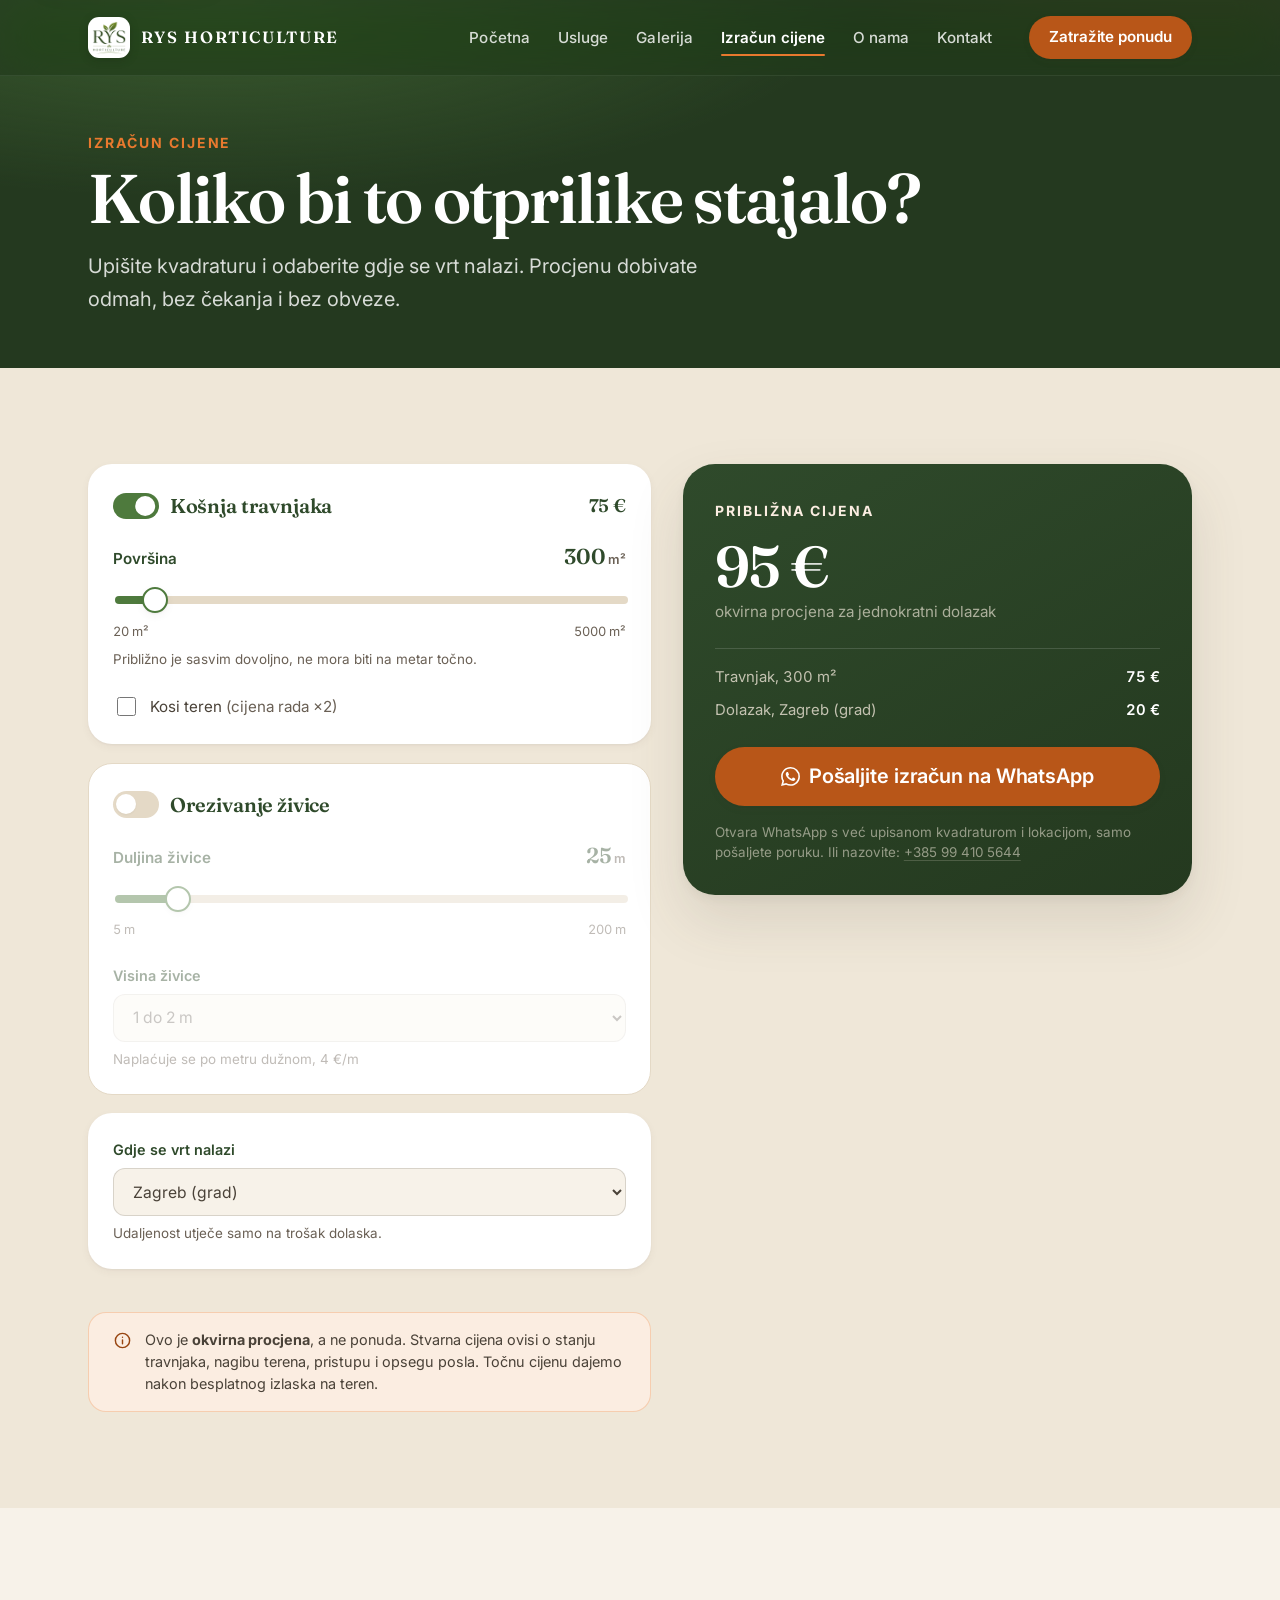
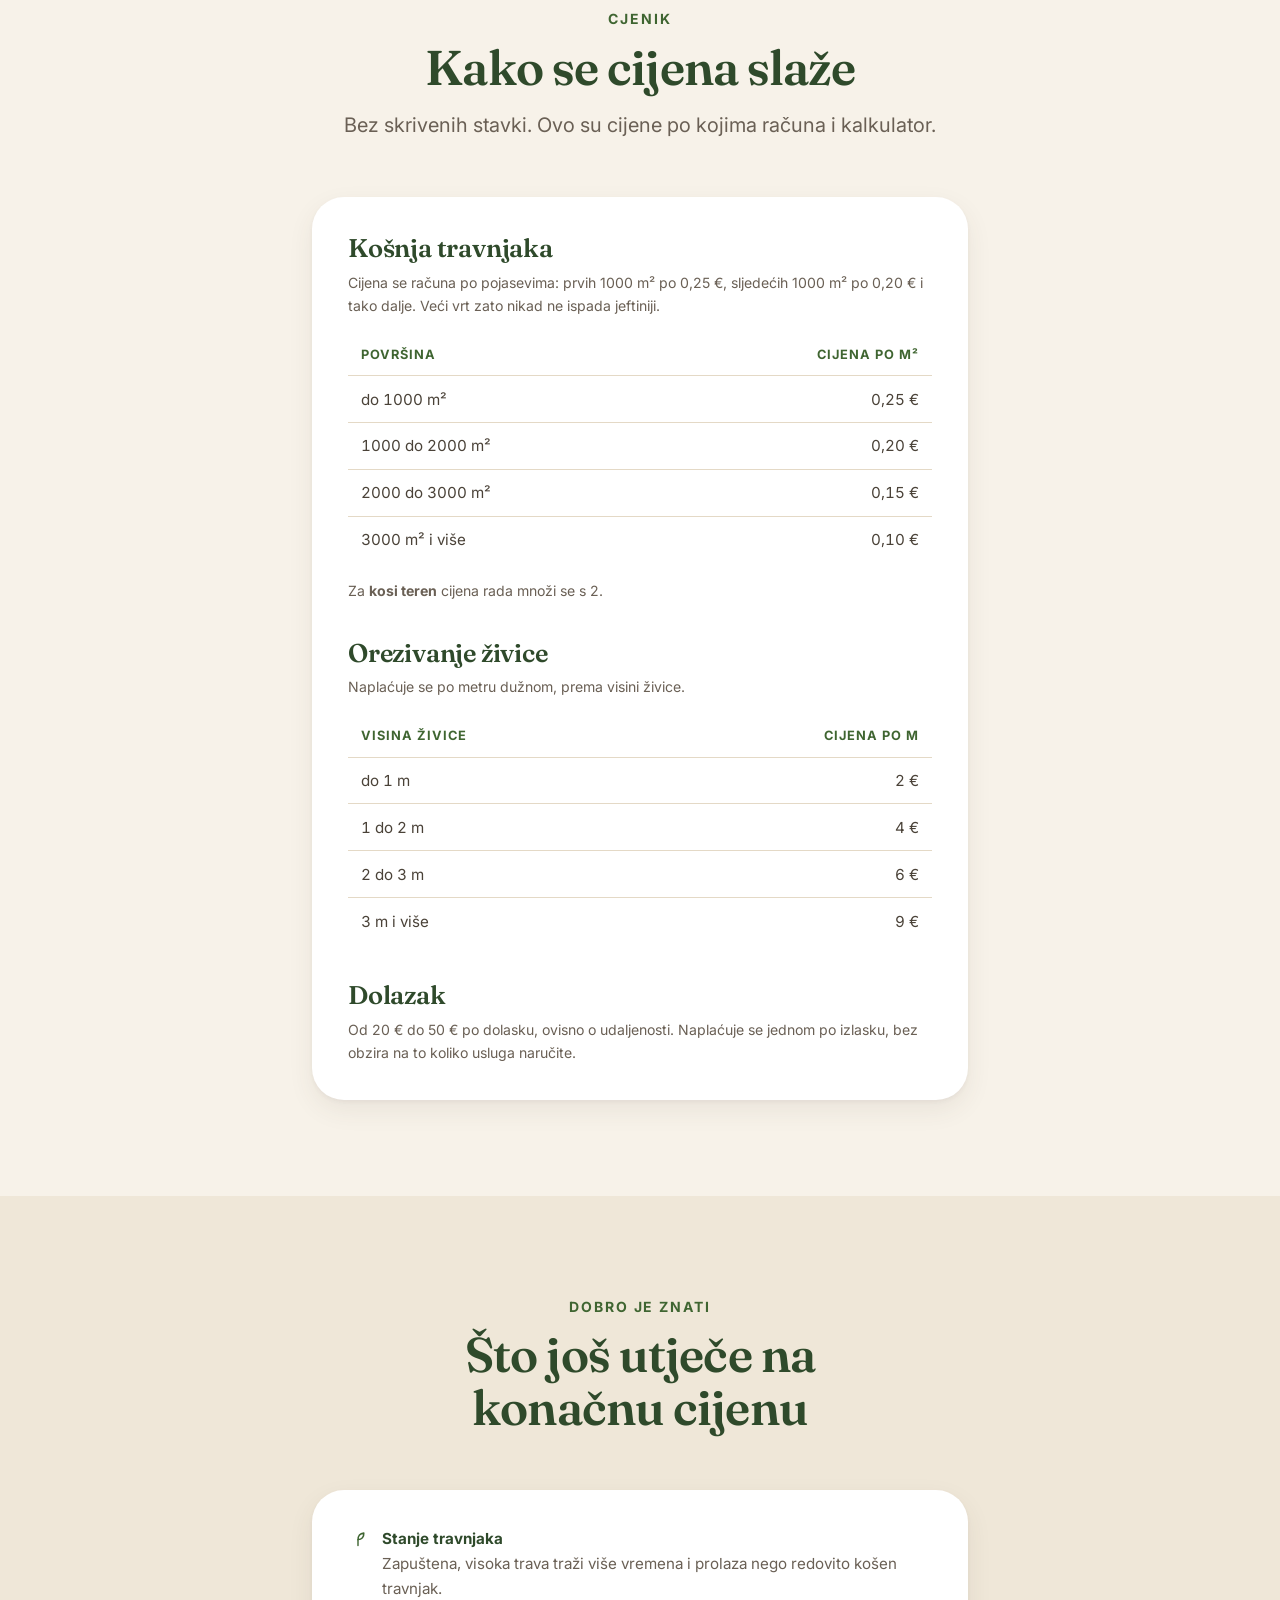
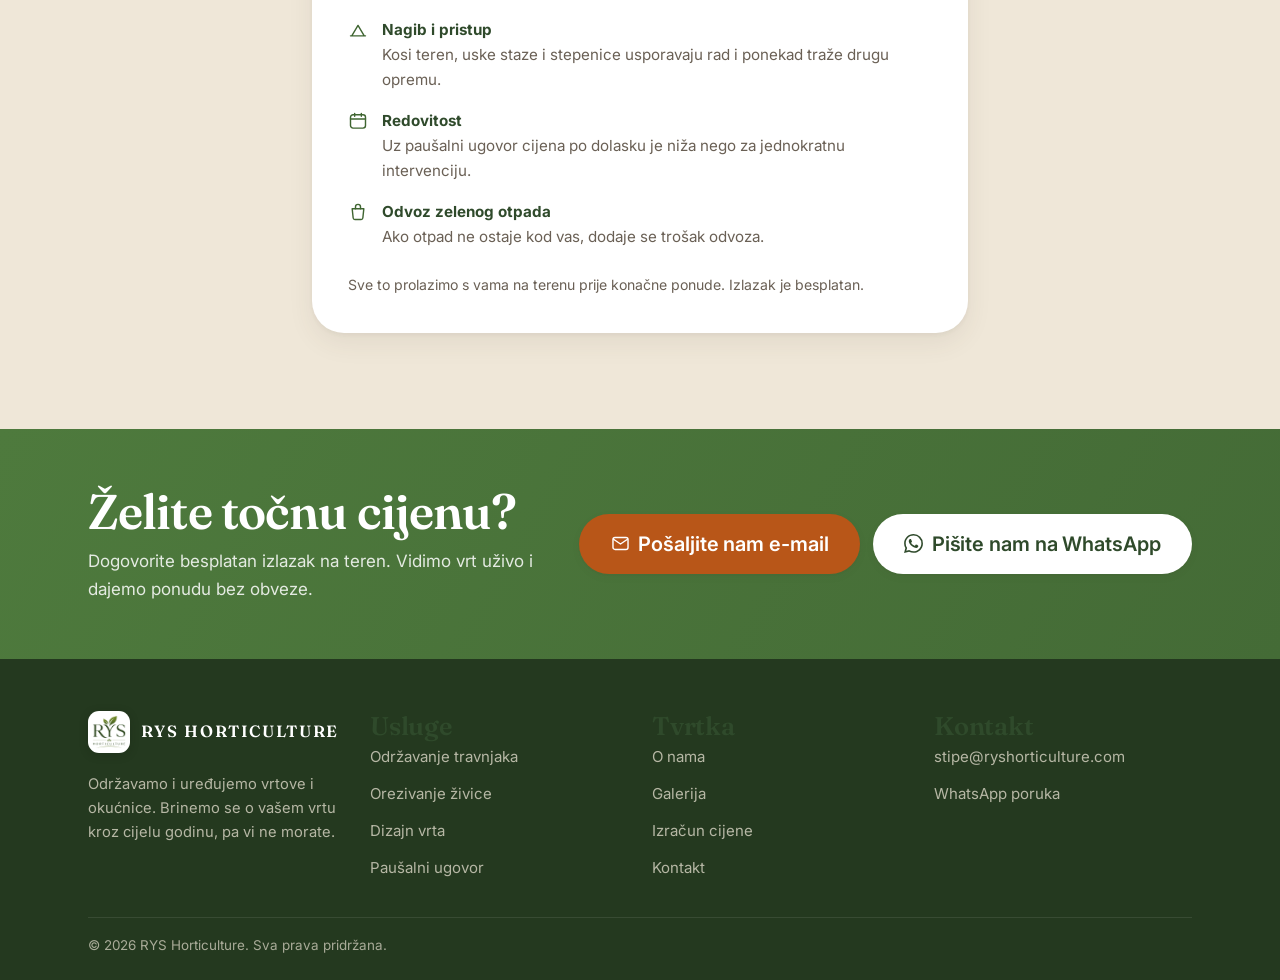
<file: izracun-cijene.html>
<!DOCTYPE html>
<html lang="hr">
<head>
<meta charset="utf-8">
<meta name="viewport" content="width=device-width, initial-scale=1, viewport-fit=cover">
<title>Izračun cijene | RYS Horticulture</title>
<meta name="description" content="Brzo izračunajte približnu cijenu održavanja vrta prema kvadraturi i lokaciji. Procjena u nekoliko sekundi, bez obveze.">
<meta name="theme-color" content="#2F4A2B">
<link rel="icon" href="favicon.ico" sizes="32x32">
<link rel="icon" href="assets/img/favicon-96.png" type="image/png" sizes="96x96">
<link rel="apple-touch-icon" href="apple-touch-icon.png">

<meta property="og:type" content="website">
<meta property="og:locale" content="hr_HR">
<meta property="og:title" content="Izračun cijene | RYS Horticulture">
<meta property="og:description" content="Izračunajte približnu cijenu održavanja vrta u nekoliko sekundi, bez obveze.">
<meta property="og:image" content="assets/img/hero-vrt-sm.jpg">

<link rel="preconnect" href="https://fonts.googleapis.com">
<link rel="preconnect" href="https://fonts.gstatic.com" crossorigin>
<link rel="stylesheet" href="https://fonts.googleapis.com/css2?family=Fraunces:opsz,wght@9..144,600&family=Inter:wght@400..700&display=swap">
<link rel="stylesheet" href="assets/css/style.css">
<script>document.documentElement.classList.add('js');</script>
</head>
<body>
<a class="skip-link" href="#main">Prijeđi na sadržaj</a>

<header class="header">
  <div class="wrap">
    <a class="brand" href="index.html" aria-label="RYS Horticulture, početna stranica">
      <span class="brand__badge"><img src="assets/img/logo-sm.png" alt="" width="64" height="66"></span>
      <span class="brand__name">RYS Horticulture</span>
    </a>
    <nav class="nav" aria-label="Glavna navigacija">
      <a href="index.html">Početna</a>
      <a href="usluge.html">Usluge</a>
      <a href="galerija.html">Galerija</a>
      <a href="izracun-cijene.html" aria-current="page">Izračun cijene</a>
      <a href="o-nama.html">O nama</a>
      <a href="kontakt.html">Kontakt</a>
    </nav>
    <a class="btn" href="kontakt.html">Zatražite ponudu</a>
    <button class="nav-toggle" type="button" aria-label="Otvori izbornik" aria-expanded="false" aria-controls="mobilni-izbornik">
      <svg width="22" height="22" viewBox="0 0 24 24" fill="none" stroke="currentColor" stroke-width="2" stroke-linecap="round"><path d="M3 6h18M3 12h18M3 18h18"/></svg>
    </button>
  </div>
</header>

<div class="sheet-scrim"></div>
<aside class="sheet" id="mobilni-izbornik" aria-label="Izbornik">
  <span class="sheet__grip" aria-hidden="true"></span>
  <div class="sheet__top">
    <span class="brand__name">Izbornik</span>
    <button class="sheet__close" type="button" aria-label="Zatvori izbornik">
      <svg width="18" height="18" viewBox="0 0 24 24" fill="none" stroke="currentColor" stroke-width="2" stroke-linecap="round"><path d="M18 6 6 18M6 6l12 12"/></svg>
    </button>
  </div>
  <nav aria-label="Mobilna navigacija">
    <a href="index.html">Početna</a>
    <a href="usluge.html">Usluge</a>
    <a href="galerija.html">Galerija</a>
    <a href="izracun-cijene.html" aria-current="page">Izračun cijene</a>
    <a href="o-nama.html">O nama</a>
    <a href="kontakt.html">Kontakt</a>
  </nav>
  <div class="sheet__foot">
    <a class="btn" href="kontakt.html">Zatražite ponudu</a>
    <a class="btn btn--onDark" href="https://wa.me/385994105644" target="_blank" rel="noopener">WhatsApp</a>
  </div>
</aside>

<main id="main">

  <section class="pagehead">
    <div class="wrap">
      <span class="eyebrow">Izračun cijene</span>
      <h1>Koliko bi to otprilike stajalo?</h1>
      <p>Upišite kvadraturu i odaberite gdje se vrt nalazi. Procjenu dobivate odmah, bez čekanja i bez obveze.</p>
    </div>
  </section>

  <!-- Bez JavaScripta kalkulator ne može računati, pa se sakriva i nudi
       statični cjenik koji je ionako niže na stranici. -->
  <noscript>
    <style>.calc { display: none; }</style>
  </noscript>

  <section class="section section--cream">
    <div class="wrap">
      <noscript>
        <div class="panel">
          <h2>Kalkulator traži JavaScript</h2>
          <p style="margin-top: var(--sp-3); color: var(--text-muted);">
            Cijene po kojima računamo naći ćete u tablici niže na ovoj stranici.
            Ako želite procjenu za svoj vrt, javite nam kvadraturu i lokaciju:
          </p>
          <p style="margin-top: var(--sp-4);">
            <a class="btn btn--lg btn--leaf" href="https://wa.me/385994105644">Pišite nam na WhatsApp</a>
          </p>
        </div>
      </noscript>

      <div class="calc">

        <!-- ---------- Unos ---------- -->
        <div class="calc__controls" data-reveal>

          <!-- Kartica: travnjak -->
          <section class="calc__usluga" data-usluga="travnjak">
            <div class="calc__usluga-head">
              <label class="switch">
                <input type="checkbox" id="usluga-travnjak" checked>
                <span class="switch__track" aria-hidden="true"></span>
                <span class="switch__naziv">Košnja travnjaka</span>
              </label>
              <span class="calc__podzbroj" data-podzbroj="travnjak"></span>
            </div>

            <div class="calc__usluga-body">
              <div>
                <div class="calc__label">
                  <label for="povrsina">Površina</label>
                  <span class="calc__value"><span data-out-povrsina>300</span><small>m²</small></span>
                </div>
                <input class="calc__range" id="povrsina" type="range"
                       min="20" max="5000" step="10" value="300"
                       aria-describedby="povrsina-opis">
                <div class="calc__scale" aria-hidden="true"><span>20 m²</span><span>5000 m²</span></div>
                <p class="field__hint" id="povrsina-opis" style="margin-top:.4rem">
                  Približno je sasvim dovoljno, ne mora biti na metar točno.
                </p>
              </div>

              <label class="check">
                <input type="checkbox" id="nagib">
                <span>Kosi teren <span class="check__hint">(cijena rada ×2)</span></span>
              </label>
            </div>
          </section>

          <!-- Kartica: živica -->
          <section class="calc__usluga" data-usluga="zivica" data-off>
            <div class="calc__usluga-head">
              <label class="switch">
                <input type="checkbox" id="usluga-zivica">
                <span class="switch__track" aria-hidden="true"></span>
                <span class="switch__naziv">Orezivanje živice</span>
              </label>
              <span class="calc__podzbroj" data-podzbroj="zivica"></span>
            </div>

            <div class="calc__usluga-body">
              <div>
                <div class="calc__label">
                  <label for="duljina">Duljina živice</label>
                  <span class="calc__value"><span data-out-duljina>25</span><small>m</small></span>
                </div>
                <input class="calc__range" id="duljina" type="range"
                       min="5" max="200" step="1" value="25" disabled>
                <div class="calc__scale" aria-hidden="true"><span>5 m</span><span>200 m</span></div>
              </div>

              <div class="field">
                <label for="visina">Visina živice</label>
                <select id="visina" disabled>
                  <option value="0">do 1 m</option>
                  <option value="1" selected>1 do 2 m</option>
                  <option value="2">2 do 3 m</option>
                  <option value="3">3 m i više</option>
                </select>
                <p class="field__hint">Naplaćuje se po metru dužnom, <span data-out-stopa-zivice></span></p>
              </div>
            </div>
          </section>

          <!-- Lokacija -->
          <section class="calc__usluga calc__usluga--plain">
            <div class="field">
              <label for="zona">Gdje se vrt nalazi</label>
              <select id="zona">
                <!-- PLACEHOLDER: granice zona — uskladiti sa stvarnim područjem rada -->
                <option value="0" selected>Zagreb (grad)</option>
                <option value="1">Okolica Zagreba, do 15 km</option>
                <option value="2">15 do 30 km od Zagreba</option>
                <option value="3">Više od 30 km</option>
              </select>
              <p class="field__hint">Udaljenost utječe samo na trošak dolaska.</p>
            </div>
          </section>

          <div class="calc__disclaimer">
            <svg width="19" height="19" viewBox="0 0 24 24" fill="none" stroke="currentColor" stroke-width="1.8" stroke-linecap="round" stroke-linejoin="round" aria-hidden="true"><circle cx="12" cy="12" r="9"/><path d="M12 11.2v5M12 7.9h.01"/></svg>
            <span>
              Ovo je <strong>okvirna procjena</strong>, a ne ponuda. Stvarna cijena ovisi o stanju travnjaka,
              nagibu terena, pristupu i opsegu posla. Točnu cijenu dajemo nakon besplatnog izlaska na teren.
            </span>
          </div>

        </div>

        <!-- ---------- Ishod ---------- -->
        <div class="calc__result" data-reveal style="--i:1">
          <span class="eyebrow eyebrow--warm">Približna cijena</span>
          <strong class="calc__total" data-out-ukupno aria-hidden="true"></strong>
          <p class="calc__approx">okvirna procjena za jednokratni dolazak</p>
          <!-- Izgovara se tek kad korisnik pusti klizač, da se ne ponavlja
               na svaki pomak; broj iznad je zato skriven čitačima ekrana. -->
          <p class="visually-hidden" data-out-sazetak aria-live="polite"></p>

          <ul class="calc__breakdown">
            <li data-red="travnjak">
              <span>Travnjak, <span data-out-povrsina>300</span> m²</span>
              <b data-out-travnjak></b>
            </li>
            <li data-red="nagib" hidden>
              <span>Kosi teren</span>
              <b>×2</b>
            </li>
            <li data-red="zivica" hidden>
              <span>Živica, <span data-out-duljina>25</span> m × <span data-out-stopa-zivice></span></span>
              <b data-out-zivica></b>
            </li>
            <li data-red="dolazak">
              <span>Dolazak, <span data-out-zona>Zagreb (grad)</span></span>
              <b data-out-dolazak></b>
            </li>
          </ul>

          <p class="calc__prazno" data-prazno hidden>
            Uključite barem jednu uslugu da vidite procjenu.
          </p>

          <a class="btn btn--lg" data-wa-link
             href="https://wa.me/385994105644" target="_blank" rel="noopener">
            <svg width="19" height="19" viewBox="0 0 24 24" fill="currentColor" aria-hidden="true"><path d="M17.472 14.382c-.297-.149-1.758-.867-2.03-.967-.273-.099-.471-.148-.67.15-.197.297-.767.966-.94 1.164-.173.199-.347.223-.644.075-.297-.15-1.255-.463-2.39-1.475-.883-.788-1.48-1.761-1.653-2.059-.173-.297-.018-.458.13-.606.134-.133.298-.347.446-.52.149-.174.198-.298.298-.497.099-.198.05-.371-.025-.52-.075-.149-.669-1.612-.916-2.207-.242-.579-.487-.5-.669-.51a12.8 12.8 0 0 0-.57-.01c-.198 0-.52.074-.792.372-.272.297-1.04 1.016-1.04 2.479 0 1.462 1.065 2.875 1.213 3.074.149.198 2.096 3.2 5.077 4.487.709.306 1.262.489 1.694.625.712.227 1.36.195 1.872.118.571-.085 1.758-.719 2.006-1.413.248-.694.248-1.289.173-1.413-.074-.124-.272-.198-.57-.347M12.05 21.785h-.004a9.87 9.87 0 0 1-5.031-1.378l-.361-.214-3.741.982.998-3.648-.235-.374a9.86 9.86 0 0 1-1.51-5.26c.001-5.45 4.436-9.884 9.888-9.884 2.64 0 5.122 1.03 6.988 2.898a9.825 9.825 0 0 1 2.893 6.994c-.003 5.45-4.437 9.884-9.885 9.884m8.413-18.297A11.815 11.815 0 0 0 12.05 0C5.495 0 .16 5.335.157 11.892c0 2.096.547 4.142 1.588 5.945L.057 24l6.305-1.654a11.882 11.882 0 0 0 5.683 1.448h.005c6.554 0 11.89-5.335 11.893-11.893a11.821 11.821 0 0 0-3.48-8.413"/></svg>
            Pošaljite izračun na WhatsApp
          </a>
          <p class="calc__note">
            Otvara WhatsApp s već upisanom kvadraturom i lokacijom, samo pošaljete poruku.
            Ili nazovite: <a href="tel:+385994105644" style="color:inherit">+385 99 410 5644</a>
          </p>
        </div>

      </div>
    </div>
  </section>

  <!-- ================= CJENIK ================= -->
  <section class="section section--paper">
    <div class="wrap wrap--narrow">
      <div class="section-head" data-reveal>
        <span class="eyebrow">Cjenik</span>
        <h2>Kako se cijena slaže</h2>
        <p>Bez skrivenih stavki. Ovo su cijene po kojima računa i kalkulator.</p>
      </div>

      <div class="panel" data-reveal>
        <h3>Košnja travnjaka</h3>
        <p class="form__note" style="margin-top:.4rem">
          Cijena se računa po pojasevima: prvih 1000 m² po 0,25 €, sljedećih 1000 m²
          po 0,20 € i tako dalje. Veći vrt zato nikad ne ispada jeftiniji.
        </p>
        <div class="tablica-omot">
          <table class="tablica">
            <thead><tr><th scope="col">Površina</th><th scope="col">Cijena po m²</th></tr></thead>
            <tbody>
              <tr><td>do 1000 m²</td><td>0,25 €</td></tr>
              <tr><td>1000 do 2000 m²</td><td>0,20 €</td></tr>
              <tr><td>2000 do 3000 m²</td><td>0,15 €</td></tr>
              <tr><td>3000 m² i više</td><td>0,10 €</td></tr>
            </tbody>
          </table>
        </div>
        <p class="form__note" style="margin-top:var(--sp-3)">
          Za <strong>kosi teren</strong> cijena rada množi se s 2.
        </p>

        <h3 style="margin-top:var(--sp-5)">Orezivanje živice</h3>
        <p class="form__note" style="margin-top:.4rem">Naplaćuje se po metru dužnom, prema visini živice.</p>
        <div class="tablica-omot">
          <table class="tablica">
            <thead><tr><th scope="col">Visina živice</th><th scope="col">Cijena po m</th></tr></thead>
            <tbody>
              <tr><td>do 1 m</td><td>2 €</td></tr>
              <tr><td>1 do 2 m</td><td>4 €</td></tr>
              <tr><td>2 do 3 m</td><td>6 €</td></tr>
              <tr><td>3 m i više</td><td>9 €</td></tr>
            </tbody>
          </table>
        </div>

        <h3 style="margin-top:var(--sp-5)">Dolazak</h3>
        <p class="form__note" style="margin-top:.4rem">
          <!-- PLACEHOLDER: granice zona — potvrditi sa stvarnim područjem rada -->
          Od 20 € do 50 € po dolasku, ovisno o udaljenosti. Naplaćuje se jednom po izlasku,
          bez obzira na to koliko usluga naručite.
        </p>
      </div>
    </div>
  </section>

  <!-- ================= ŠTO UTJEČE NA CIJENU ================= -->
  <section class="section section--cream">
    <div class="wrap wrap--narrow">
      <div class="section-head" data-reveal>
        <span class="eyebrow">Dobro je znati</span>
        <h2>Što još utječe na konačnu cijenu</h2>
      </div>
      <div class="panel" data-reveal>
        <ul class="info-list">
          <li>
            <svg width="20" height="20" viewBox="0 0 24 24" fill="none" stroke="currentColor" stroke-width="1.7" stroke-linecap="round" stroke-linejoin="round"><path d="M12 21v-7"/><path d="M12 14c0-4.4 2.6-7.4 7-8 .3 4.7-2.3 7.9-7 8Z"/></svg>
            <span><strong>Stanje travnjaka</strong> Zapuštena, visoka trava traži više vremena i prolaza nego redovito košen travnjak.</span>
          </li>
          <li>
            <svg width="20" height="20" viewBox="0 0 24 24" fill="none" stroke="currentColor" stroke-width="1.7" stroke-linecap="round" stroke-linejoin="round"><path d="M3 19h18M4.5 19 12 6.5 19.5 19"/></svg>
            <span><strong>Nagib i pristup</strong> Kosi teren, uske staze i stepenice usporavaju rad i ponekad traže drugu opremu.</span>
          </li>
          <li>
            <svg width="20" height="20" viewBox="0 0 24 24" fill="none" stroke="currentColor" stroke-width="1.7" stroke-linecap="round" stroke-linejoin="round"><rect x="3" y="4.5" width="18" height="16" rx="3"/><path d="M3 9.5h18M8 2.8v3.4M16 2.8v3.4"/></svg>
            <span><strong>Redovitost</strong> Uz paušalni ugovor cijena po dolasku je niža nego za jednokratnu intervenciju.</span>
          </li>
          <li>
            <svg width="20" height="20" viewBox="0 0 24 24" fill="none" stroke="currentColor" stroke-width="1.7" stroke-linecap="round" stroke-linejoin="round"><path d="M5 8h14l-1.2 11.2a2 2 0 0 1-2 1.8H8.2a2 2 0 0 1-2-1.8L5 8Z"/><path d="M9 8V5.8A2.8 2.8 0 0 1 15 5.8V8"/></svg>
            <span><strong>Odvoz zelenog otpada</strong> Ako otpad ne ostaje kod vas, dodaje se trošak odvoza.</span>
          </li>
        </ul>
        <p class="form__note" style="margin-top: var(--sp-4);">
          Sve to prolazimo s vama na terenu prije konačne ponude. Izlazak je besplatan.
        </p>
      </div>
    </div>
  </section>

  <section class="cta">
    <div class="wrap cta__inner">
      <div class="cta__copy" data-reveal>
        <h2>Želite točnu cijenu?</h2>
        <p>Dogovorite besplatan izlazak na teren. Vidimo vrt uživo i dajemo ponudu bez obveze.</p>
      </div>
      <div class="cta__actions" data-reveal style="--i:1">
        <a class="btn btn--lg" href="mailto:stipe@ryshorticulture.com?subject=Upit%20za%20ponudu%20%7C%20RYS%20Horticulture">
          <svg width="19" height="19" viewBox="0 0 24 24" fill="none" stroke="currentColor" stroke-width="1.8" stroke-linecap="round" stroke-linejoin="round"><rect x="2.5" y="4.5" width="19" height="15" rx="2.6"/><path d="m3.2 6.6 8.8 6 8.8-6"/></svg>
          Pošaljite nam e-mail
        </a>
        <a class="btn btn--lg btn--white" href="https://wa.me/385994105644?text=Pozdrav%2C%20zanima%20me%20ponuda%20za%20ure%C4%91enje%20vrta." target="_blank" rel="noopener">
          <svg width="19" height="19" viewBox="0 0 24 24" fill="currentColor" aria-hidden="true"><path d="M17.472 14.382c-.297-.149-1.758-.867-2.03-.967-.273-.099-.471-.148-.67.15-.197.297-.767.966-.94 1.164-.173.199-.347.223-.644.075-.297-.15-1.255-.463-2.39-1.475-.883-.788-1.48-1.761-1.653-2.059-.173-.297-.018-.458.13-.606.134-.133.298-.347.446-.52.149-.174.198-.298.298-.497.099-.198.05-.371-.025-.52-.075-.149-.669-1.612-.916-2.207-.242-.579-.487-.5-.669-.51a12.8 12.8 0 0 0-.57-.01c-.198 0-.52.074-.792.372-.272.297-1.04 1.016-1.04 2.479 0 1.462 1.065 2.875 1.213 3.074.149.198 2.096 3.2 5.077 4.487.709.306 1.262.489 1.694.625.712.227 1.36.195 1.872.118.571-.085 1.758-.719 2.006-1.413.248-.694.248-1.289.173-1.413-.074-.124-.272-.198-.57-.347M12.05 21.785h-.004a9.87 9.87 0 0 1-5.031-1.378l-.361-.214-3.741.982.998-3.648-.235-.374a9.86 9.86 0 0 1-1.51-5.26c.001-5.45 4.436-9.884 9.888-9.884 2.64 0 5.122 1.03 6.988 2.898a9.825 9.825 0 0 1 2.893 6.994c-.003 5.45-4.437 9.884-9.885 9.884m8.413-18.297A11.815 11.815 0 0 0 12.05 0C5.495 0 .16 5.335.157 11.892c0 2.096.547 4.142 1.588 5.945L.057 24l6.305-1.654a11.882 11.882 0 0 0 5.683 1.448h.005c6.554 0 11.89-5.335 11.893-11.893a11.821 11.821 0 0 0-3.48-8.413"/></svg>
          Pišite nam na WhatsApp
        </a>
      </div>
    </div>
  </section>

</main>

<footer class="footer">
  <div class="wrap">
    <div class="footer__grid">
      <div class="footer__brand">
        <a class="brand" href="index.html">
          <span class="brand__badge"><img src="assets/img/logo-sm.png" alt="" width="64" height="66"></span>
          <span class="brand__name">RYS Horticulture</span>
        </a>
        <p>Održavamo i uređujemo vrtove i okućnice. Brinemo se o vašem vrtu kroz cijelu godinu, pa vi ne morate.</p>
      </div>
      <div>
        <h3>Usluge</h3>
        <ul>
          <li><a href="usluge.html#travnjaci">Održavanje travnjaka</a></li>
          <li><a href="usluge.html#zivica">Orezivanje živice</a></li>
          <li><a href="usluge.html#dizajn">Dizajn vrta</a></li>
          <li><a href="usluge.html#pausal">Paušalni ugovor</a></li>
        </ul>
      </div>
      <div>
        <h3>Tvrtka</h3>
        <ul>
          <li><a href="o-nama.html">O nama</a></li>
          <li><a href="galerija.html">Galerija</a></li>
          <li><a href="izracun-cijene.html">Izračun cijene</a></li>
          <li><a href="kontakt.html">Kontakt</a></li>
        </ul>
      </div>
      <div>
        <h3>Kontakt</h3>
        <ul>
          <li><a href="mailto:stipe@ryshorticulture.com">stipe@ryshorticulture.com</a></li>
          <li><a href="https://wa.me/385994105644" target="_blank" rel="noopener">WhatsApp poruka</a></li>
        </ul>
      </div>
    </div>
    <div class="footer__bottom">
      <span>© 2026 RYS Horticulture. Sva prava pridržana.</span>
    </div>
  </div>
</footer>

<script src="assets/js/main.js" defer></script>
</body>
</html>
</file>
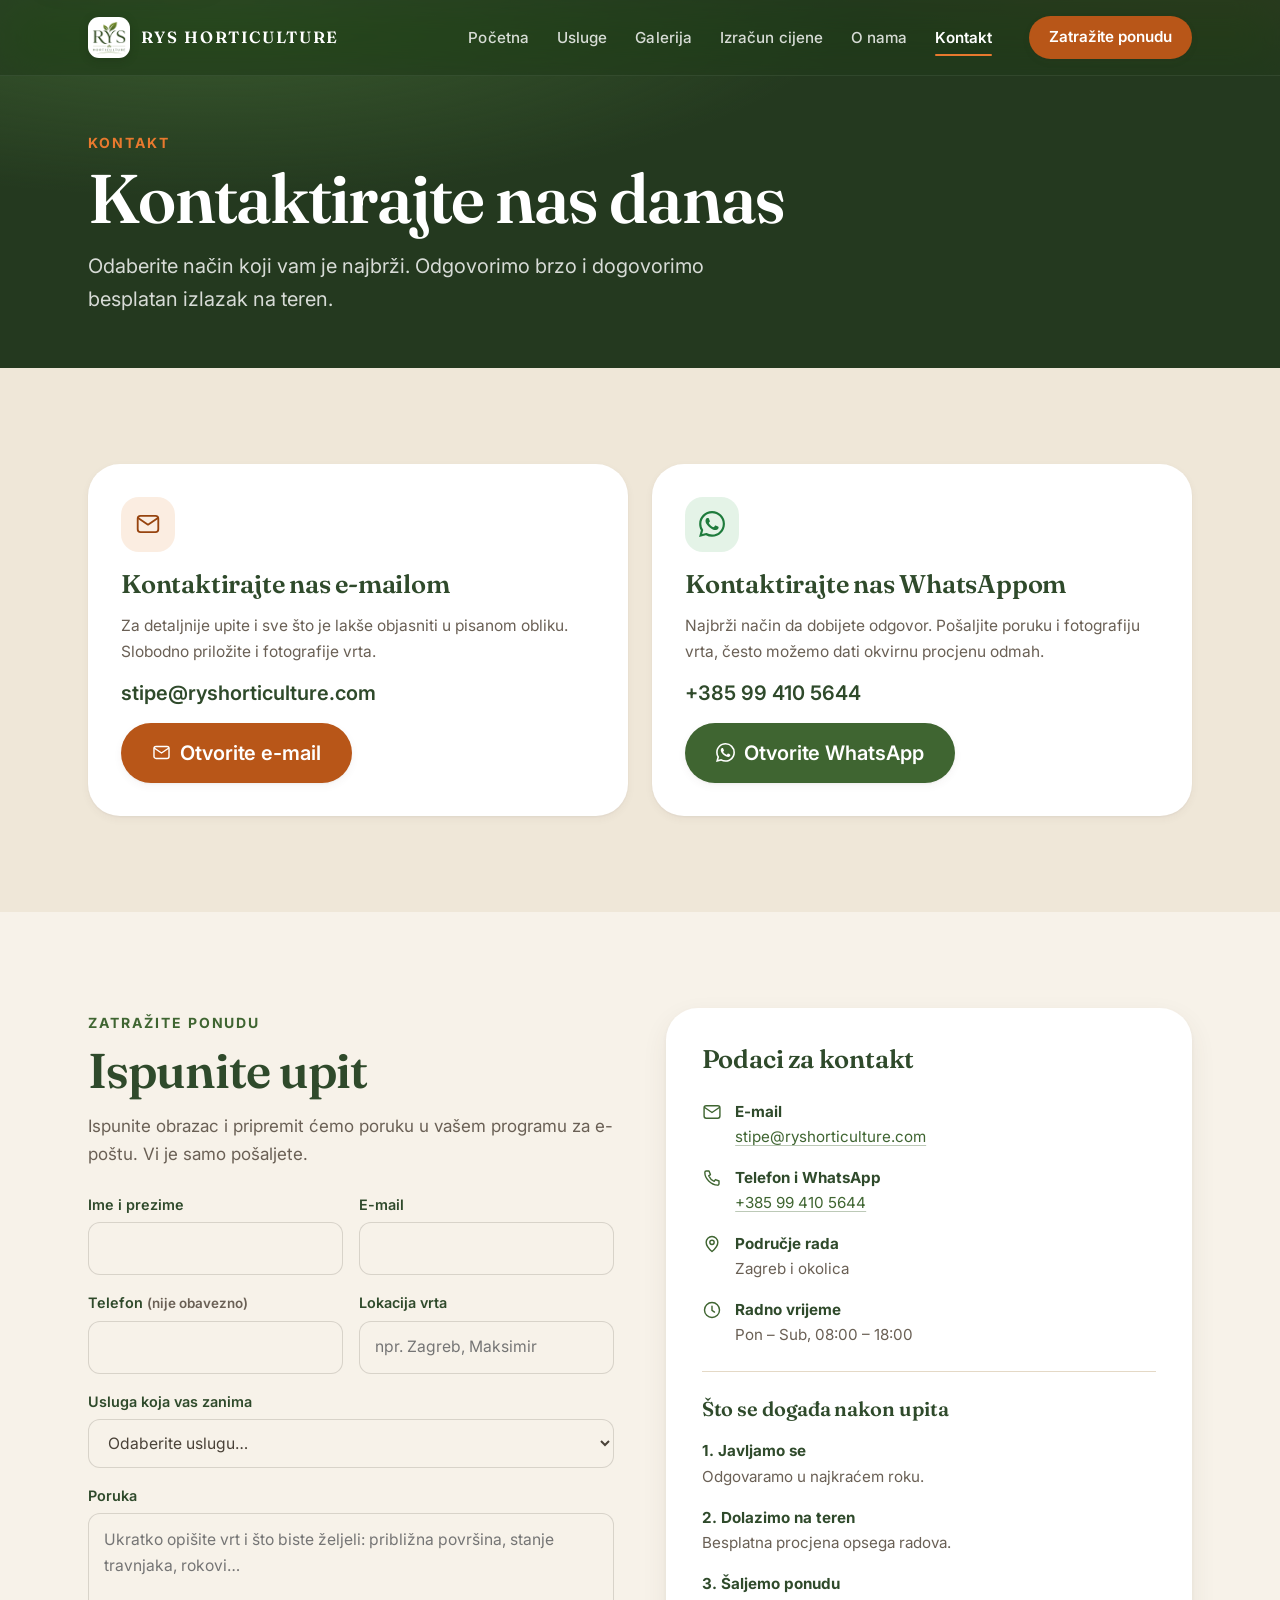
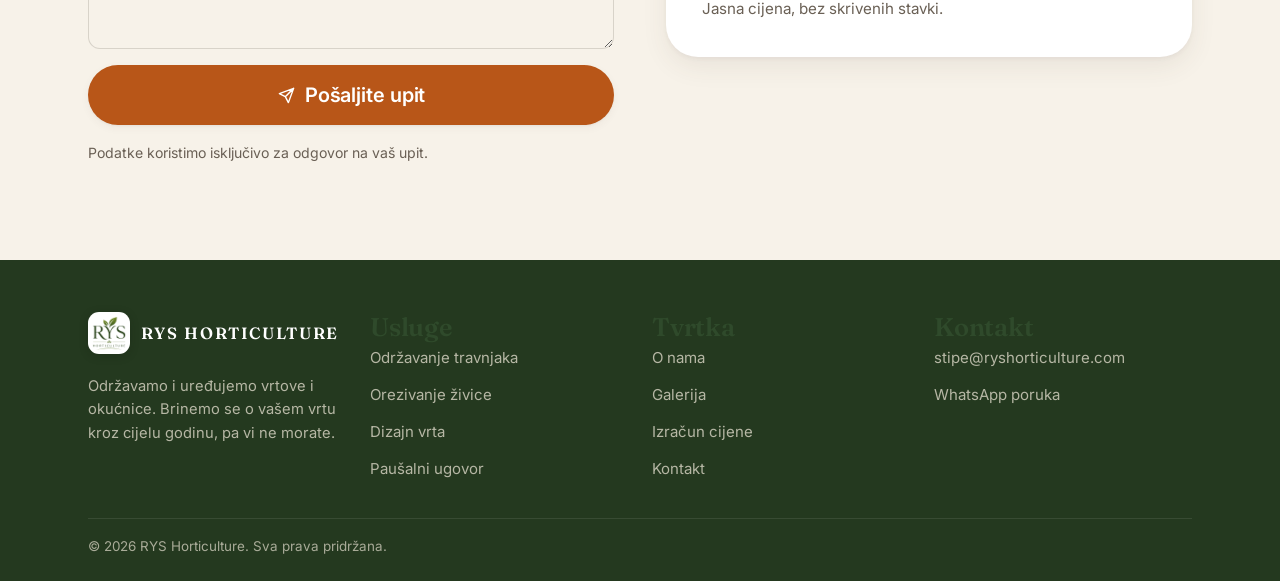
<file: kontakt.html>
<!DOCTYPE html>
<html lang="hr">
<head>
<meta charset="utf-8">
<meta name="viewport" content="width=device-width, initial-scale=1, viewport-fit=cover">
<title>Kontakt | RYS Horticulture</title>
<meta name="description" content="Kontaktirajte RYS Horticulture e-mailom ili WhatsApp porukom i dogovorite besplatnu procjenu vašeg vrta.">
<meta name="theme-color" content="#2F4A2B">
<link rel="icon" href="favicon.ico" sizes="32x32">
<link rel="icon" href="assets/img/favicon-96.png" type="image/png" sizes="96x96">
<link rel="apple-touch-icon" href="apple-touch-icon.png">

<meta property="og:type" content="website">
<meta property="og:locale" content="hr_HR">
<meta property="og:title" content="Kontakt | RYS Horticulture">
<meta property="og:description" content="Javite nam se e-mailom ili WhatsAppom i dogovorite besplatnu procjenu.">
<meta property="og:image" content="assets/img/hero-vrt-sm.jpg">

<link rel="preconnect" href="https://fonts.googleapis.com">
<link rel="preconnect" href="https://fonts.gstatic.com" crossorigin>
<link rel="stylesheet" href="https://fonts.googleapis.com/css2?family=Fraunces:opsz,wght@9..144,600&family=Inter:wght@400..700&display=swap">
<link rel="stylesheet" href="assets/css/style.css">
<script>document.documentElement.classList.add('js');</script>
</head>
<body>
<a class="skip-link" href="#main">Prijeđi na sadržaj</a>

<header class="header">
  <div class="wrap">
    <a class="brand" href="index.html" aria-label="RYS Horticulture, početna stranica">
      <span class="brand__badge"><img src="assets/img/logo-sm.png" alt="" width="64" height="66"></span>
      <span class="brand__name">RYS Horticulture</span>
    </a>
    <nav class="nav" aria-label="Glavna navigacija">
      <a href="index.html">Početna</a>
      <a href="usluge.html">Usluge</a>
      <a href="galerija.html">Galerija</a>
      <a href="izracun-cijene.html">Izračun cijene</a>
      <a href="o-nama.html">O nama</a>
      <a href="kontakt.html" aria-current="page">Kontakt</a>
    </nav>
    <a class="btn" href="#obrazac">Zatražite ponudu</a>
    <button class="nav-toggle" type="button" aria-label="Otvori izbornik" aria-expanded="false" aria-controls="mobilni-izbornik">
      <svg width="22" height="22" viewBox="0 0 24 24" fill="none" stroke="currentColor" stroke-width="2" stroke-linecap="round"><path d="M3 6h18M3 12h18M3 18h18"/></svg>
    </button>
  </div>
</header>

<div class="sheet-scrim"></div>
<aside class="sheet" id="mobilni-izbornik" aria-label="Izbornik">
  <span class="sheet__grip" aria-hidden="true"></span>
  <div class="sheet__top">
    <span class="brand__name">Izbornik</span>
    <button class="sheet__close" type="button" aria-label="Zatvori izbornik">
      <svg width="18" height="18" viewBox="0 0 24 24" fill="none" stroke="currentColor" stroke-width="2" stroke-linecap="round"><path d="M18 6 6 18M6 6l12 12"/></svg>
    </button>
  </div>
  <nav aria-label="Mobilna navigacija">
    <a href="index.html">Početna</a>
    <a href="usluge.html">Usluge</a>
    <a href="galerija.html">Galerija</a>
    <a href="izracun-cijene.html">Izračun cijene</a>
    <a href="o-nama.html">O nama</a>
    <a href="kontakt.html" aria-current="page">Kontakt</a>
  </nav>
  <div class="sheet__foot">
    <a class="btn" href="#obrazac">Zatražite ponudu</a>
    <a class="btn btn--onDark" href="https://wa.me/385994105644" target="_blank" rel="noopener">WhatsApp</a>
  </div>
</aside>

<main id="main">

  <section class="pagehead">
    <div class="wrap">
      <span class="eyebrow">Kontakt</span>
      <h1>Kontaktirajte nas danas</h1>
      <p>Odaberite način koji vam je najbrži. Odgovorimo brzo i dogovorimo besplatan izlazak na teren.</p>
    </div>
  </section>

  <!-- ================= DVA NAČINA KONTAKTA ================= -->
  <section class="section section--cream">
    <div class="wrap">
      <h2 class="visually-hidden">Načini kontakta</h2>
      <div class="contact-methods">

        <article class="method method--mail" data-reveal style="--i:0">
          <span class="method__icon" aria-hidden="true">
            <svg width="26" height="26" viewBox="0 0 24 24" fill="none" stroke="currentColor" stroke-width="1.7" stroke-linecap="round" stroke-linejoin="round"><rect x="2.5" y="4.5" width="19" height="15" rx="2.6"/><path d="m3.2 6.6 8.8 6 8.8-6"/></svg>
          </span>
          <h3>Kontaktirajte nas e-mailom</h3>
          <p>Za detaljnije upite i sve što je lakše objasniti u pisanom obliku. Slobodno priložite i fotografije vrta.</p>
          <span class="method__value">stipe@ryshorticulture.com</span>
          <a class="btn btn--lg" href="mailto:stipe@ryshorticulture.com?subject=Upit%20za%20ponudu%20%7C%20RYS%20Horticulture&amp;body=Pozdrav%2C%0A%0Azanima%20me%20ponuda%20za%3A%20%0ALokacija%3A%20%0APribli%C5%BEna%20povr%C5%A1ina%3A%20%0A%0AHvala%21">
            <svg width="19" height="19" viewBox="0 0 24 24" fill="none" stroke="currentColor" stroke-width="1.8" stroke-linecap="round" stroke-linejoin="round"><rect x="2.5" y="4.5" width="19" height="15" rx="2.6"/><path d="m3.2 6.6 8.8 6 8.8-6"/></svg>
            Otvorite e-mail
          </a>
        </article>

        <article class="method method--wa" data-reveal style="--i:1">
          <span class="method__icon" aria-hidden="true">
            <svg width="26" height="26" viewBox="0 0 24 24" fill="currentColor"><path d="M17.472 14.382c-.297-.149-1.758-.867-2.03-.967-.273-.099-.471-.148-.67.15-.197.297-.767.966-.94 1.164-.173.199-.347.223-.644.075-.297-.15-1.255-.463-2.39-1.475-.883-.788-1.48-1.761-1.653-2.059-.173-.297-.018-.458.13-.606.134-.133.298-.347.446-.52.149-.174.198-.298.298-.497.099-.198.05-.371-.025-.52-.075-.149-.669-1.612-.916-2.207-.242-.579-.487-.5-.669-.51a12.8 12.8 0 0 0-.57-.01c-.198 0-.52.074-.792.372-.272.297-1.04 1.016-1.04 2.479 0 1.462 1.065 2.875 1.213 3.074.149.198 2.096 3.2 5.077 4.487.709.306 1.262.489 1.694.625.712.227 1.36.195 1.872.118.571-.085 1.758-.719 2.006-1.413.248-.694.248-1.289.173-1.413-.074-.124-.272-.198-.57-.347M12.05 21.785h-.004a9.87 9.87 0 0 1-5.031-1.378l-.361-.214-3.741.982.998-3.648-.235-.374a9.86 9.86 0 0 1-1.51-5.26c.001-5.45 4.436-9.884 9.888-9.884 2.64 0 5.122 1.03 6.988 2.898a9.825 9.825 0 0 1 2.893 6.994c-.003 5.45-4.437 9.884-9.885 9.884m8.413-18.297A11.815 11.815 0 0 0 12.05 0C5.495 0 .16 5.335.157 11.892c0 2.096.547 4.142 1.588 5.945L.057 24l6.305-1.654a11.882 11.882 0 0 0 5.683 1.448h.005c6.554 0 11.89-5.335 11.893-11.893a11.821 11.821 0 0 0-3.48-8.413"/></svg>
          </span>
          <h3>Kontaktirajte nas WhatsAppom</h3>
          <p>Najbrži način da dobijete odgovor. Pošaljite poruku i fotografiju vrta, često možemo dati okvirnu procjenu odmah.</p>
          <span class="method__value">+385 99 410 5644</span>
          <a class="btn btn--lg btn--leaf" href="https://wa.me/385994105644?text=Pozdrav%2C%20zanima%20me%20ponuda%20za%20ure%C4%91enje%20vrta." target="_blank" rel="noopener">
            <svg width="19" height="19" viewBox="0 0 24 24" fill="currentColor" aria-hidden="true"><path d="M17.472 14.382c-.297-.149-1.758-.867-2.03-.967-.273-.099-.471-.148-.67.15-.197.297-.767.966-.94 1.164-.173.199-.347.223-.644.075-.297-.15-1.255-.463-2.39-1.475-.883-.788-1.48-1.761-1.653-2.059-.173-.297-.018-.458.13-.606.134-.133.298-.347.446-.52.149-.174.198-.298.298-.497.099-.198.05-.371-.025-.52-.075-.149-.669-1.612-.916-2.207-.242-.579-.487-.5-.669-.51a12.8 12.8 0 0 0-.57-.01c-.198 0-.52.074-.792.372-.272.297-1.04 1.016-1.04 2.479 0 1.462 1.065 2.875 1.213 3.074.149.198 2.096 3.2 5.077 4.487.709.306 1.262.489 1.694.625.712.227 1.36.195 1.872.118.571-.085 1.758-.719 2.006-1.413.248-.694.248-1.289.173-1.413-.074-.124-.272-.198-.57-.347M12.05 21.785h-.004a9.87 9.87 0 0 1-5.031-1.378l-.361-.214-3.741.982.998-3.648-.235-.374a9.86 9.86 0 0 1-1.51-5.26c.001-5.45 4.436-9.884 9.888-9.884 2.64 0 5.122 1.03 6.988 2.898a9.825 9.825 0 0 1 2.893 6.994c-.003 5.45-4.437 9.884-9.885 9.884m8.413-18.297A11.815 11.815 0 0 0 12.05 0C5.495 0 .16 5.335.157 11.892c0 2.096.547 4.142 1.588 5.945L.057 24l6.305-1.654a11.882 11.882 0 0 0 5.683 1.448h.005c6.554 0 11.89-5.335 11.893-11.893a11.821 11.821 0 0 0-3.48-8.413"/></svg>
            Otvorite WhatsApp
          </a>
        </article>

      </div>
    </div>
  </section>

  <!-- ================= OBRAZAC + INFO ================= -->
  <section class="section section--paper" id="obrazac">
    <div class="wrap">
      <div class="split split--top">

        <div data-reveal>
          <span class="eyebrow">Zatražite ponudu</span>
          <h2>Ispunite upit</h2>
          <p style="margin-top: var(--sp-3); color: var(--text-muted);">
            Ispunite obrazac i pripremit ćemo poruku u vašem programu za e-poštu. Vi je samo pošaljete.
          </p>

          <noscript>
            <div class="calc__disclaimer" style="margin-top: var(--sp-4);">
              <svg width="19" height="19" viewBox="0 0 24 24" fill="none" stroke="currentColor" stroke-width="1.8" stroke-linecap="round" stroke-linejoin="round" aria-hidden="true"><circle cx="12" cy="12" r="9"/><path d="M12 11.2v5M12 7.9h.01"/></svg>
              <span>
                Obrazac ispod traži JavaScript. Najbrže nas dobijete izravno:
                <a href="https://wa.me/385994105644">WhatsApp na 099 410 5644</a>
                ili <a href="mailto:stipe@ryshorticulture.com">stipe@ryshorticulture.com</a>.
              </span>
            </div>
          </noscript>

          <form class="form" style="margin-top: var(--sp-4);" data-mail-form="stipe@ryshorticulture.com" novalidate>
            <div class="form__row">
              <div class="field">
                <label for="ime">Ime i prezime</label>
                <input id="ime" name="ime" type="text" autocomplete="name" required>
              </div>
              <div class="field">
                <label for="email">E-mail</label>
                <input id="email" name="email" type="email" autocomplete="email" required>
              </div>
            </div>

            <div class="form__row">
              <div class="field">
                <label for="telefon">Telefon <span class="field__hint">(nije obavezno)</span></label>
                <input id="telefon" name="telefon" type="tel" autocomplete="tel">
              </div>
              <div class="field">
                <label for="lokacija">Lokacija vrta</label>
                <input id="lokacija" name="lokacija" type="text" placeholder="npr. Zagreb, Maksimir">
              </div>
            </div>

            <div class="field">
              <label for="usluga">Usluga koja vas zanima</label>
              <select id="usluga" name="usluga">
                <option value="">Odaberite uslugu…</option>
                <option>Održavanje travnjaka</option>
                <option>Košnja i uređivanje okućnice</option>
                <option>Sadnja biljaka i cvijeća</option>
                <option>Orezivanje živice i drveća</option>
                <option>Sezonsko uređivanje vrtova</option>
                <option>Dizajn i uređenje vrta</option>
                <option>Kompletna njega okućnice</option>
                <option>Paušalni ugovor održavanja</option>
                <option>Nešto drugo</option>
              </select>
            </div>

            <div class="field">
              <label for="poruka">Poruka</label>
              <textarea id="poruka" name="poruka" placeholder="Ukratko opišite vrt i što biste željeli: približna površina, stanje travnjaka, rokovi…" required></textarea>
            </div>

            <button class="btn btn--lg" type="submit">
              <svg width="19" height="19" viewBox="0 0 24 24" fill="none" stroke="currentColor" stroke-width="1.8" stroke-linecap="round" stroke-linejoin="round"><path d="M21 3 10.5 13.5M21 3l-6.6 18-3.9-7.5L3 9.6 21 3Z"/></svg>
              Pošaljite upit
            </button>

            <p class="form__note" data-form-status hidden>
              Otvorili smo vaš program za e-poštu s pripremljenom porukom. Ako se ništa nije dogodilo, pišite nam izravno na
              <a href="mailto:stipe@ryshorticulture.com">stipe@ryshorticulture.com</a>.
            </p>
            <p class="form__note">
              Podatke koristimo isključivo za odgovor na vaš upit.
            </p>
          </form>
        </div>

        <div class="panel" data-reveal style="--i:1">
          <h3>Podaci za kontakt</h3>
          <!-- PLACEHOLDER: radno vrijeme i podrucje rada su pretpostavka; telefon i e-mail su stvarni -->
          <ul class="info-list" style="margin-top: var(--sp-4);">
            <li>
              <svg width="20" height="20" viewBox="0 0 24 24" fill="none" stroke="currentColor" stroke-width="1.7" stroke-linecap="round" stroke-linejoin="round"><rect x="2.5" y="4.5" width="19" height="15" rx="2.6"/><path d="m3.2 6.6 8.8 6 8.8-6"/></svg>
              <span><strong>E-mail</strong> <a href="mailto:stipe@ryshorticulture.com">stipe@ryshorticulture.com</a></span>
            </li>
            <li>
              <svg width="20" height="20" viewBox="0 0 24 24" fill="none" stroke="currentColor" stroke-width="1.7" stroke-linecap="round" stroke-linejoin="round"><path d="M5 3.6h3.4l1.7 4.3-2.1 1.5a12.6 12.6 0 0 0 6.6 6.6l1.5-2.1 4.3 1.7V19a1.6 1.6 0 0 1-1.7 1.6C10.7 20 3.4 12.7 3.4 5.3 3.4 4.3 4.1 3.6 5 3.6Z"/></svg>
              <span><strong>Telefon i WhatsApp</strong> <a href="tel:+385994105644">+385 99 410 5644</a></span>
            </li>
            <li>
              <svg width="20" height="20" viewBox="0 0 24 24" fill="none" stroke="currentColor" stroke-width="1.7" stroke-linecap="round" stroke-linejoin="round"><path d="M12 21s7-5.6 7-11a7 7 0 1 0-14 0c0 5.4 7 11 7 11Z"/><circle cx="12" cy="10" r="2.6"/></svg>
              <span><strong>Područje rada</strong> Zagreb i okolica</span>
            </li>
            <li>
              <svg width="20" height="20" viewBox="0 0 24 24" fill="none" stroke="currentColor" stroke-width="1.7" stroke-linecap="round" stroke-linejoin="round"><circle cx="12" cy="12" r="9"/><path d="M12 7.5v5l3 2"/></svg>
              <span><strong>Radno vrijeme</strong> Pon – Sub, 08:00 – 18:00</span>
            </li>
          </ul>

          <hr style="border:0; border-top:1px solid var(--cream-lo); margin: var(--sp-4) 0;">

          <h4>Što se događa nakon upita</h4>
          <ol class="info-list" style="margin-top: var(--sp-3); counter-reset: k;">
            <li><span><strong>1. Javljamo se</strong> Odgovaramo u najkraćem roku.</span></li>
            <li><span><strong>2. Dolazimo na teren</strong> Besplatna procjena opsega radova.</span></li>
            <li><span><strong>3. Šaljemo ponudu</strong> Jasna cijena, bez skrivenih stavki.</span></li>
          </ol>
        </div>

      </div>
    </div>
  </section>

</main>

<footer class="footer">
  <div class="wrap">
    <div class="footer__grid">
      <div class="footer__brand">
        <a class="brand" href="index.html">
          <span class="brand__badge"><img src="assets/img/logo-sm.png" alt="" width="64" height="66"></span>
          <span class="brand__name">RYS Horticulture</span>
        </a>
        <p>Održavamo i uređujemo vrtove i okućnice. Brinemo se o vašem vrtu kroz cijelu godinu, pa vi ne morate.</p>
      </div>
      <div>
        <h3>Usluge</h3>
        <ul>
          <li><a href="usluge.html#travnjaci">Održavanje travnjaka</a></li>
          <li><a href="usluge.html#zivica">Orezivanje živice</a></li>
          <li><a href="usluge.html#dizajn">Dizajn vrta</a></li>
          <li><a href="usluge.html#pausal">Paušalni ugovor</a></li>
        </ul>
      </div>
      <div>
        <h3>Tvrtka</h3>
        <ul>
          <li><a href="o-nama.html">O nama</a></li>
          <li><a href="galerija.html">Galerija</a></li>
          <li><a href="izracun-cijene.html">Izračun cijene</a></li>
          <li><a href="kontakt.html">Kontakt</a></li>
        </ul>
      </div>
      <div>
        <h3>Kontakt</h3>
        <ul>
          <li><a href="mailto:stipe@ryshorticulture.com">stipe@ryshorticulture.com</a></li>
          <li><a href="https://wa.me/385994105644" target="_blank" rel="noopener">WhatsApp poruka</a></li>
        </ul>
      </div>
    </div>
    <div class="footer__bottom">
      <span>© 2026 RYS Horticulture. Sva prava pridržana.</span>
    </div>
  </div>
</footer>

<script src="assets/js/main.js" defer></script>
</body>
</html>
</file>
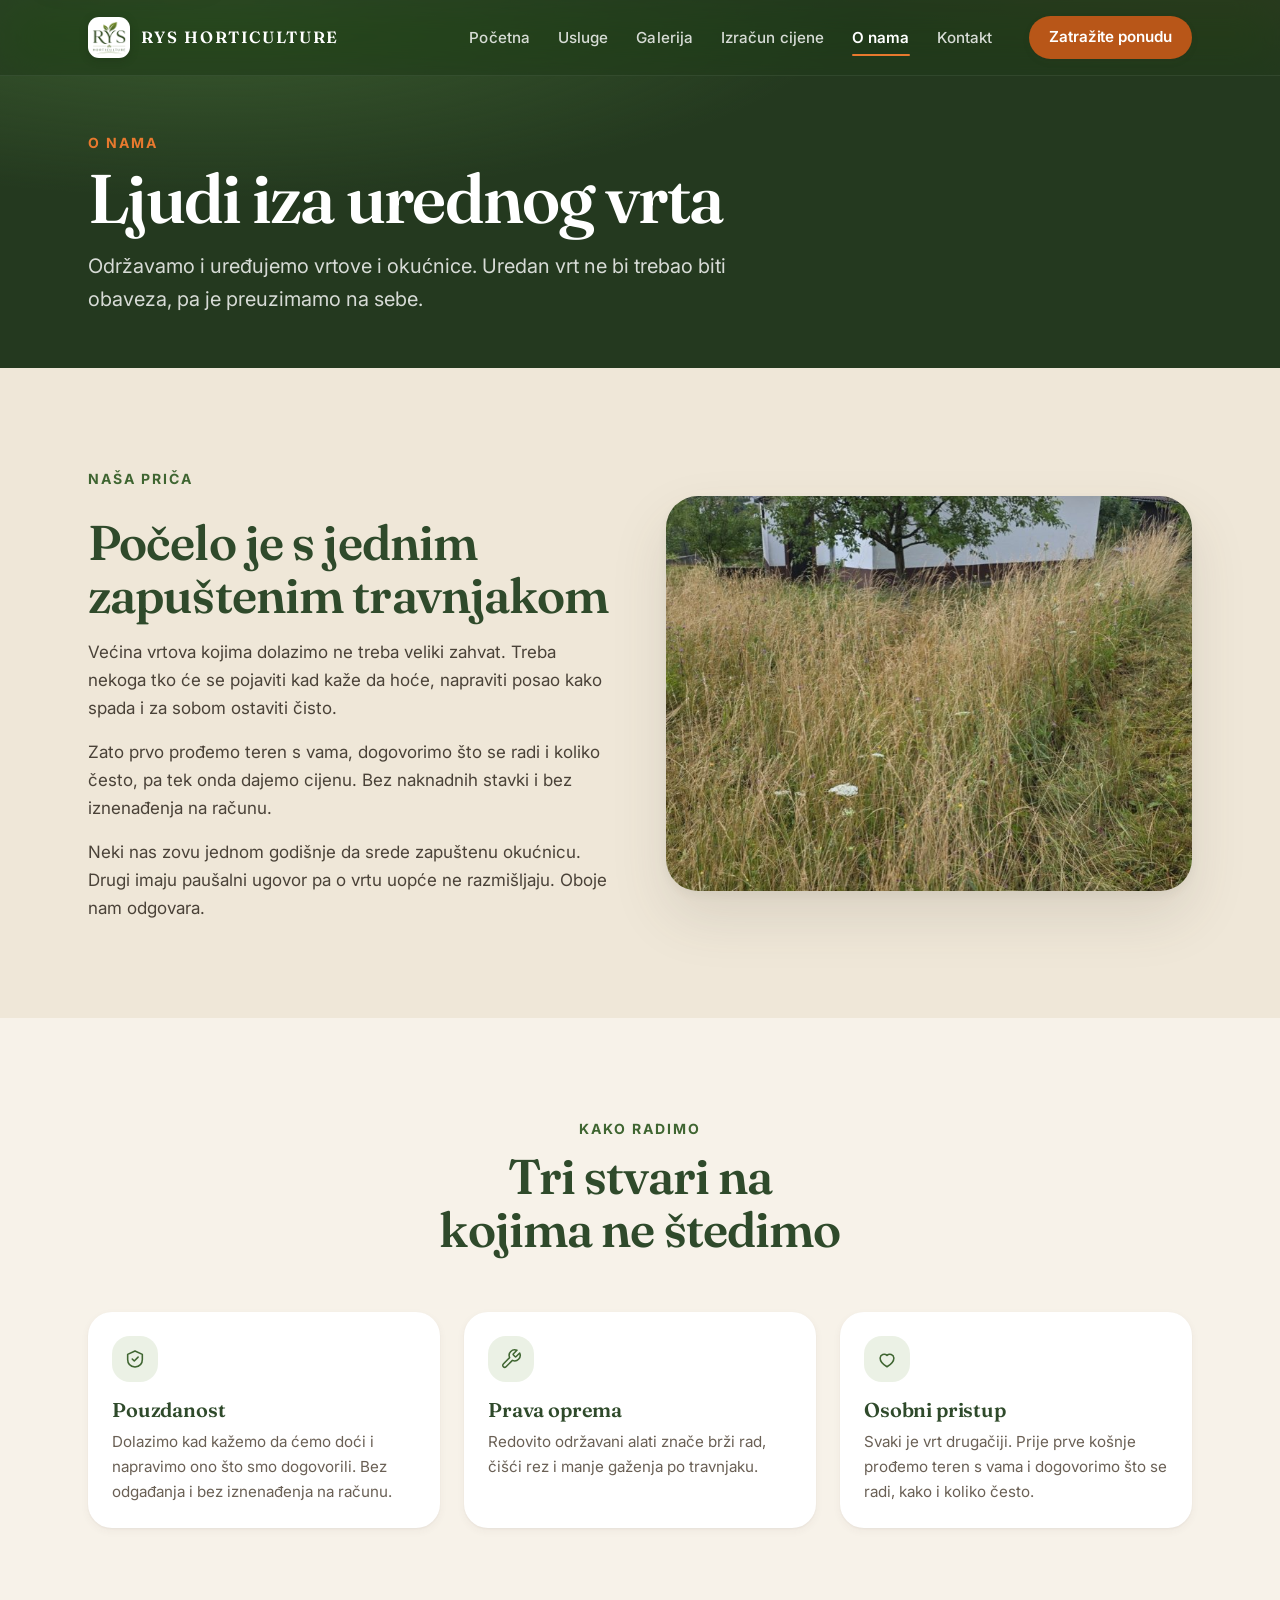
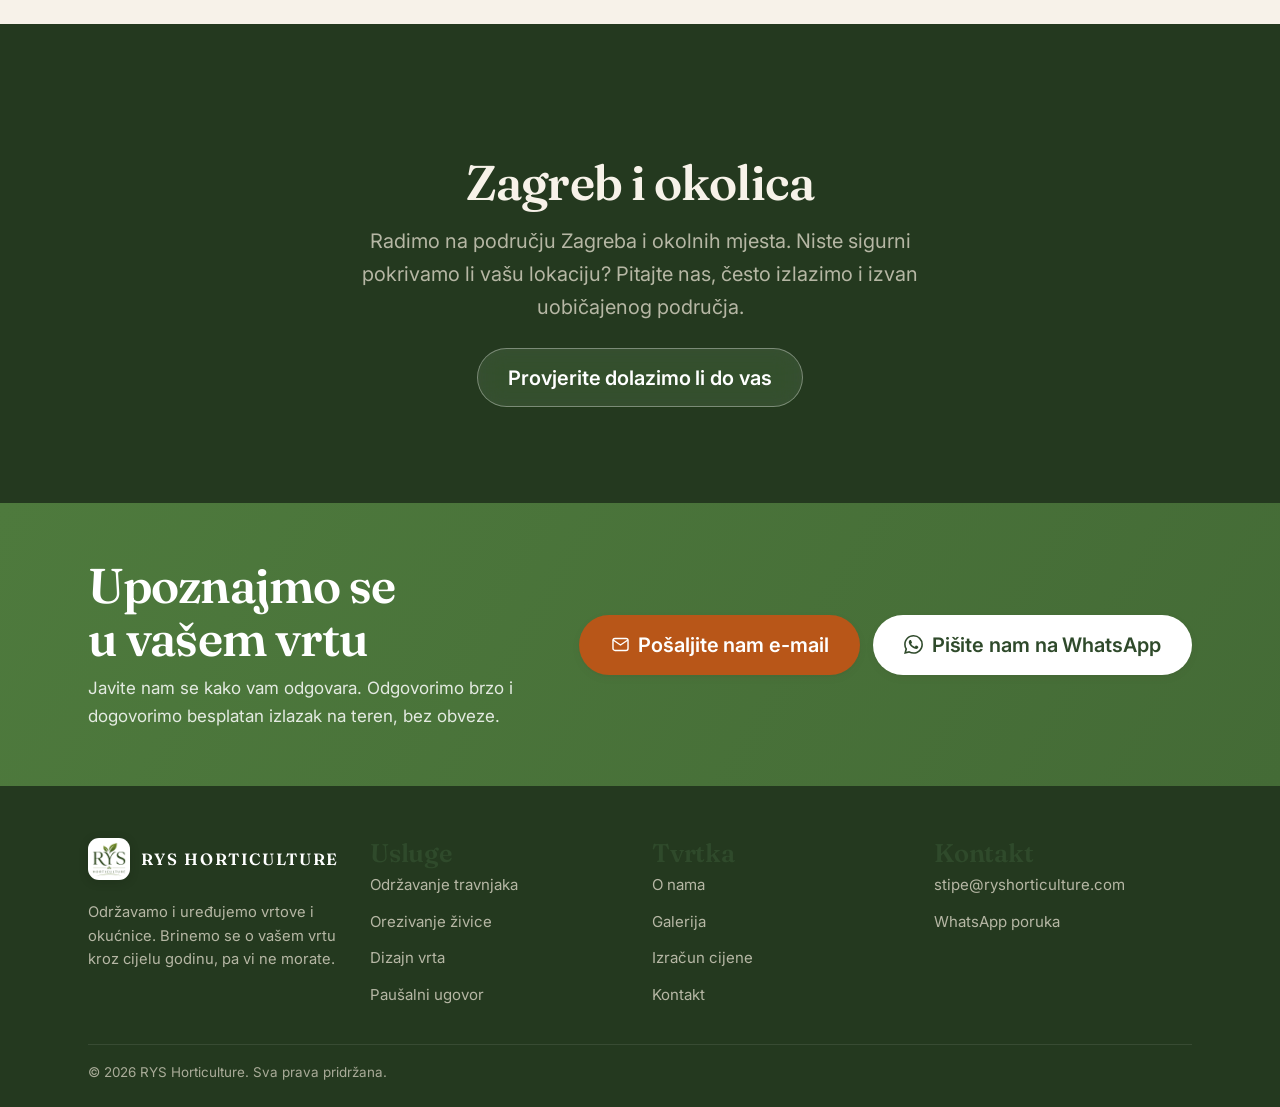
<file: o-nama.html>
<!DOCTYPE html>
<html lang="hr">
<head>
<meta charset="utf-8">
<meta name="viewport" content="width=device-width, initial-scale=1, viewport-fit=cover">
<title>O nama | RYS Horticulture</title>
<meta name="description" content="Tko stoji iza RYS Horticulture, kako radimo i zašto nam je stalo do svakog vrta.">
<meta name="theme-color" content="#2F4A2B">
<link rel="icon" href="favicon.ico" sizes="32x32">
<link rel="icon" href="assets/img/favicon-96.png" type="image/png" sizes="96x96">
<link rel="apple-touch-icon" href="apple-touch-icon.png">

<meta property="og:type" content="website">
<meta property="og:locale" content="hr_HR">
<meta property="og:title" content="O nama | RYS Horticulture">
<meta property="og:description" content="Tko stoji iza RYS Horticulture i kako radimo.">
<meta property="og:image" content="assets/img/hero-vrt-sm.jpg">

<link rel="preconnect" href="https://fonts.googleapis.com">
<link rel="preconnect" href="https://fonts.gstatic.com" crossorigin>
<link rel="stylesheet" href="https://fonts.googleapis.com/css2?family=Fraunces:opsz,wght@9..144,600&family=Inter:wght@400..700&display=swap">
<link rel="stylesheet" href="assets/css/style.css">
<script>document.documentElement.classList.add('js');</script>
</head>
<body>
<a class="skip-link" href="#main">Prijeđi na sadržaj</a>

<header class="header">
  <div class="wrap">
    <a class="brand" href="index.html" aria-label="RYS Horticulture, početna stranica">
      <span class="brand__badge"><img src="assets/img/logo-sm.png" alt="" width="64" height="66"></span>
      <span class="brand__name">RYS Horticulture</span>
    </a>
    <nav class="nav" aria-label="Glavna navigacija">
      <a href="index.html">Početna</a>
      <a href="usluge.html">Usluge</a>
      <a href="galerija.html">Galerija</a>
      <a href="izracun-cijene.html">Izračun cijene</a>
      <a href="o-nama.html" aria-current="page">O nama</a>
      <a href="kontakt.html">Kontakt</a>
    </nav>
    <a class="btn" href="kontakt.html">Zatražite ponudu</a>
    <button class="nav-toggle" type="button" aria-label="Otvori izbornik" aria-expanded="false" aria-controls="mobilni-izbornik">
      <svg width="22" height="22" viewBox="0 0 24 24" fill="none" stroke="currentColor" stroke-width="2" stroke-linecap="round"><path d="M3 6h18M3 12h18M3 18h18"/></svg>
    </button>
  </div>
</header>

<div class="sheet-scrim"></div>
<aside class="sheet" id="mobilni-izbornik" aria-label="Izbornik">
  <span class="sheet__grip" aria-hidden="true"></span>
  <div class="sheet__top">
    <span class="brand__name">Izbornik</span>
    <button class="sheet__close" type="button" aria-label="Zatvori izbornik">
      <svg width="18" height="18" viewBox="0 0 24 24" fill="none" stroke="currentColor" stroke-width="2" stroke-linecap="round"><path d="M18 6 6 18M6 6l12 12"/></svg>
    </button>
  </div>
  <nav aria-label="Mobilna navigacija">
    <a href="index.html">Početna</a>
    <a href="usluge.html">Usluge</a>
    <a href="galerija.html">Galerija</a>
    <a href="izracun-cijene.html">Izračun cijene</a>
    <a href="o-nama.html" aria-current="page">O nama</a>
    <a href="kontakt.html">Kontakt</a>
  </nav>
  <div class="sheet__foot">
    <a class="btn" href="kontakt.html">Zatražite ponudu</a>
    <a class="btn btn--onDark" href="https://wa.me/385994105644" target="_blank" rel="noopener">WhatsApp</a>
  </div>
</aside>

<main id="main">

  <section class="pagehead">
    <div class="wrap">
      <span class="eyebrow">O nama</span>
      <h1>Ljudi iza urednog vrta</h1>
      <p>Održavamo i uređujemo vrtove i okućnice. Uredan vrt ne bi trebao biti obaveza, pa je preuzimamo na sebe.</p>
    </div>
  </section>

  <!-- ================= PRIČA ================= -->
  <section class="section section--cream">
    <div class="wrap">
      <div class="split" data-reveal>
        <div class="stack">
          <span class="eyebrow">Naša priča</span>
          <h2>Počelo je s jednim zapuštenim travnjakom</h2>
          <!-- PLACEHOLDER: zamijeniti stvarnom pričom tvrtke (godina osnutka, kako je počelo, tko vodi) -->
          <p>Većina vrtova kojima dolazimo ne treba veliki zahvat. Treba nekoga tko će se pojaviti
            kad kaže da hoće, napraviti posao kako spada i za sobom ostaviti čisto.</p>
            <p>Zato prvo prođemo teren s vama, dogovorimo što se radi i koliko često, pa tek onda
            dajemo cijenu. Bez naknadnih stavki i bez iznenađenja na računu.</p>
            <p>Neki nas zovu jednom godišnje da srede zapuštenu okućnicu. Drugi imaju paušalni
            ugovor pa o vrtu uopće ne razmišljaju. Oboje nam odgovara.</p>
        </div>
        <div class="split__media">
          <img src="assets/img/travnjak-prije.jpg" srcset="assets/img/travnjak-prije-sm.jpg 619w, assets/img/travnjak-prije.jpg 731w" sizes="(max-width: 52rem) 100vw, 50vw" alt="Zapušteni travnjak pred kućom prije početka radova" loading="lazy" width="731" height="1300">
        </div>
      </div>
    </div>
  </section>

  <!-- ================= VRIJEDNOSTI ================= -->
  <section class="section section--paper">
    <div class="wrap">
      <div class="section-head" data-reveal>
        <span class="eyebrow">Kako radimo</span>
        <h2>Tri stvari na kojima ne štedimo</h2>
      </div>
      <div class="values">
        <article class="value" data-reveal style="--i:0">
          <span class="value__icon" aria-hidden="true">
            <svg width="22" height="22" viewBox="0 0 24 24" fill="none" stroke="currentColor" stroke-width="1.7" stroke-linecap="round" stroke-linejoin="round"><path d="M12 3.2 20 7v5.6c0 4.6-3.3 7.6-8 8.2-4.7-.6-8-3.6-8-8.2V7l8-3.8Z"/><path d="m9 12 2.2 2.2L15.4 10"/></svg>
          </span>
          <h3>Pouzdanost</h3>
          <p>Dolazimo kad kažemo da ćemo doći i napravimo ono što smo dogovorili. Bez odgađanja i bez iznenađenja na računu.</p>
        </article>
        <article class="value" data-reveal style="--i:1">
          <span class="value__icon" aria-hidden="true">
            <svg width="22" height="22" viewBox="0 0 24 24" fill="none" stroke="currentColor" stroke-width="1.7" stroke-linecap="round" stroke-linejoin="round"><path d="M14.7 6.3a1 1 0 0 0 0 1.4l1.6 1.6a1 1 0 0 0 1.4 0l3.77-3.77a6 6 0 0 1-7.94 7.94l-6.91 6.91a2.12 2.12 0 0 1-3-3l6.91-6.91a6 6 0 0 1 7.94-7.94l-3.76 3.76Z"/></svg>
          </span>
          <h3>Prava oprema</h3>
          <p>Redovito održavani alati znače brži rad, čišći rez i manje gaženja po travnjaku.</p>
        </article>
        <article class="value" data-reveal style="--i:2">
          <span class="value__icon" aria-hidden="true">
            <svg width="22" height="22" viewBox="0 0 24 24" fill="none" stroke="currentColor" stroke-width="1.7" stroke-linecap="round" stroke-linejoin="round"><path d="M12 20.5s-7.5-4.4-7.5-9.6A4.4 4.4 0 0 1 12 8.2a4.4 4.4 0 0 1 7.5 2.7c0 5.2-7.5 9.6-7.5 9.6Z"/></svg>
          </span>
          <h3>Osobni pristup</h3>
          <p>Svaki je vrt drugačiji. Prije prve košnje prođemo teren s vama i dogovorimo što se radi, kako i koliko često.</p>
        </article>
      </div>
    </div>
  </section>

  <!-- ================= PODRUČJE RADA ================= -->
  <section class="section section--forest">
    <div class="wrap wrap--narrow" style="text-align:center">
      <span class="eyebrow" data-reveal>Gdje radimo</span>
      <h2 data-reveal>Zagreb i okolica</h2>
      <!-- PLACEHOLDER: potvrditi stvarno područje rada i navesti konkretna mjesta -->
      <p data-reveal style="margin-top: var(--sp-3); color: rgba(239,231,216,.72); font-size: var(--step-1);">
        Radimo na području Zagreba i okolnih mjesta. Niste sigurni pokrivamo li vašu lokaciju? Pitajte nas, često izlazimo i izvan uobičajenog područja.
      </p>
      <p data-reveal style="margin-top: var(--sp-4);">
        <a class="btn btn--onDark btn--lg" href="kontakt.html">Provjerite dolazimo li do vas</a>
      </p>
    </div>
  </section>

  <section class="cta">
    <div class="wrap cta__inner">
      <div class="cta__copy" data-reveal>
        <h2>Upoznajmo se u vašem vrtu</h2>
        <p>Javite nam se kako vam odgovara. Odgovorimo brzo i dogovorimo besplatan izlazak na teren, bez obveze.</p>
      </div>
      <div class="cta__actions" data-reveal style="--i:1">
        <a class="btn btn--lg" href="mailto:stipe@ryshorticulture.com?subject=Upit%20za%20ponudu%20%7C%20RYS%20Horticulture">
          <svg width="19" height="19" viewBox="0 0 24 24" fill="none" stroke="currentColor" stroke-width="1.8" stroke-linecap="round" stroke-linejoin="round"><rect x="2.5" y="4.5" width="19" height="15" rx="2.6"/><path d="m3.2 6.6 8.8 6 8.8-6"/></svg>
          Pošaljite nam e-mail
        </a>
        <a class="btn btn--lg btn--white" href="https://wa.me/385994105644?text=Pozdrav%2C%20zanima%20me%20ponuda%20za%20ure%C4%91enje%20vrta." target="_blank" rel="noopener">
          <svg width="19" height="19" viewBox="0 0 24 24" fill="currentColor" aria-hidden="true"><path d="M17.472 14.382c-.297-.149-1.758-.867-2.03-.967-.273-.099-.471-.148-.67.15-.197.297-.767.966-.94 1.164-.173.199-.347.223-.644.075-.297-.15-1.255-.463-2.39-1.475-.883-.788-1.48-1.761-1.653-2.059-.173-.297-.018-.458.13-.606.134-.133.298-.347.446-.52.149-.174.198-.298.298-.497.099-.198.05-.371-.025-.52-.075-.149-.669-1.612-.916-2.207-.242-.579-.487-.5-.669-.51a12.8 12.8 0 0 0-.57-.01c-.198 0-.52.074-.792.372-.272.297-1.04 1.016-1.04 2.479 0 1.462 1.065 2.875 1.213 3.074.149.198 2.096 3.2 5.077 4.487.709.306 1.262.489 1.694.625.712.227 1.36.195 1.872.118.571-.085 1.758-.719 2.006-1.413.248-.694.248-1.289.173-1.413-.074-.124-.272-.198-.57-.347M12.05 21.785h-.004a9.87 9.87 0 0 1-5.031-1.378l-.361-.214-3.741.982.998-3.648-.235-.374a9.86 9.86 0 0 1-1.51-5.26c.001-5.45 4.436-9.884 9.888-9.884 2.64 0 5.122 1.03 6.988 2.898a9.825 9.825 0 0 1 2.893 6.994c-.003 5.45-4.437 9.884-9.885 9.884m8.413-18.297A11.815 11.815 0 0 0 12.05 0C5.495 0 .16 5.335.157 11.892c0 2.096.547 4.142 1.588 5.945L.057 24l6.305-1.654a11.882 11.882 0 0 0 5.683 1.448h.005c6.554 0 11.89-5.335 11.893-11.893a11.821 11.821 0 0 0-3.48-8.413"/></svg>
          Pišite nam na WhatsApp
        </a>
      </div>
    </div>
  </section>

</main>

<footer class="footer">
  <div class="wrap">
    <div class="footer__grid">
      <div class="footer__brand">
        <a class="brand" href="index.html">
          <span class="brand__badge"><img src="assets/img/logo-sm.png" alt="" width="64" height="66"></span>
          <span class="brand__name">RYS Horticulture</span>
        </a>
        <p>Održavamo i uređujemo vrtove i okućnice. Brinemo se o vašem vrtu kroz cijelu godinu, pa vi ne morate.</p>
      </div>
      <div>
        <h3>Usluge</h3>
        <ul>
          <li><a href="usluge.html#travnjaci">Održavanje travnjaka</a></li>
          <li><a href="usluge.html#zivica">Orezivanje živice</a></li>
          <li><a href="usluge.html#dizajn">Dizajn vrta</a></li>
          <li><a href="usluge.html#pausal">Paušalni ugovor</a></li>
        </ul>
      </div>
      <div>
        <h3>Tvrtka</h3>
        <ul>
          <li><a href="o-nama.html">O nama</a></li>
          <li><a href="galerija.html">Galerija</a></li>
          <li><a href="izracun-cijene.html">Izračun cijene</a></li>
          <li><a href="kontakt.html">Kontakt</a></li>
        </ul>
      </div>
      <div>
        <h3>Kontakt</h3>
        <ul>
          <li><a href="mailto:stipe@ryshorticulture.com">stipe@ryshorticulture.com</a></li>
          <li><a href="https://wa.me/385994105644" target="_blank" rel="noopener">WhatsApp poruka</a></li>
        </ul>
      </div>
    </div>
    <div class="footer__bottom">
      <span>© 2026 RYS Horticulture. Sva prava pridržana.</span>
    </div>
  </div>
</footer>

<script src="assets/js/main.js" defer></script>
</body>
</html>
</file>
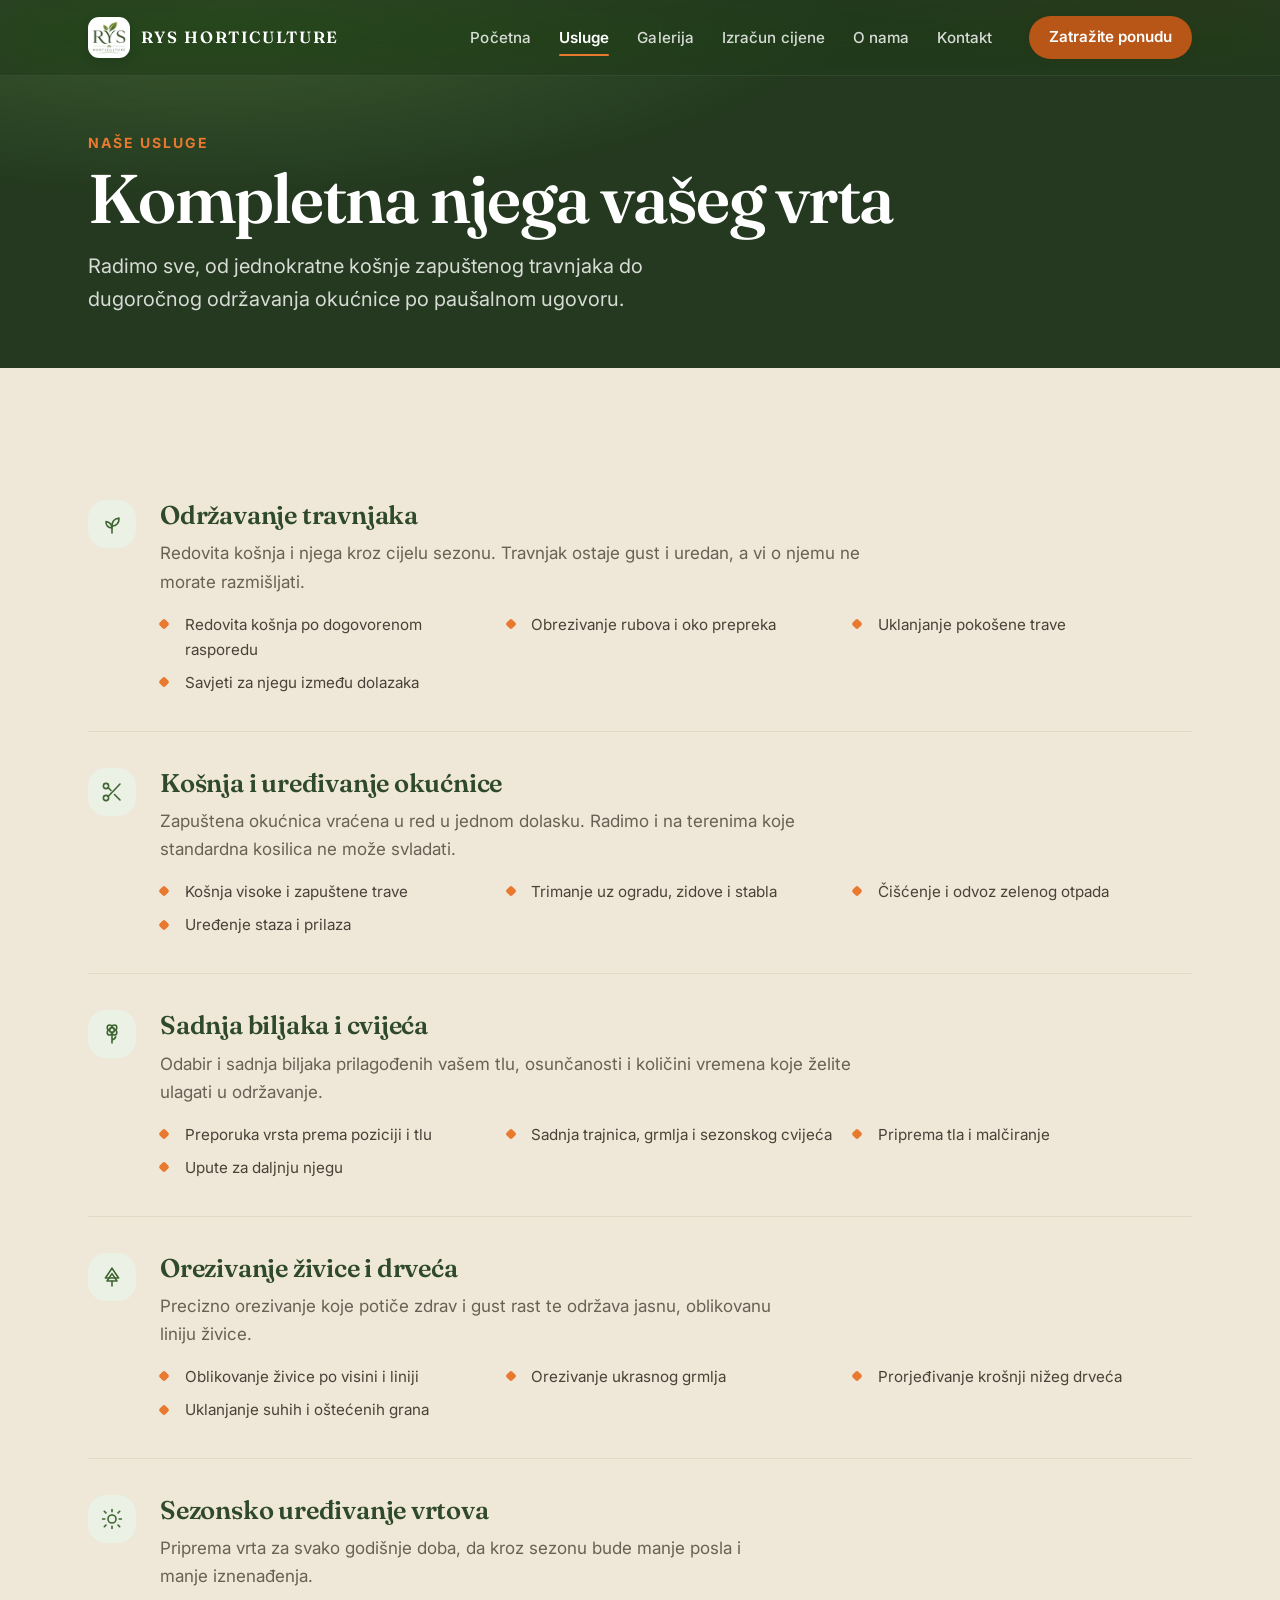
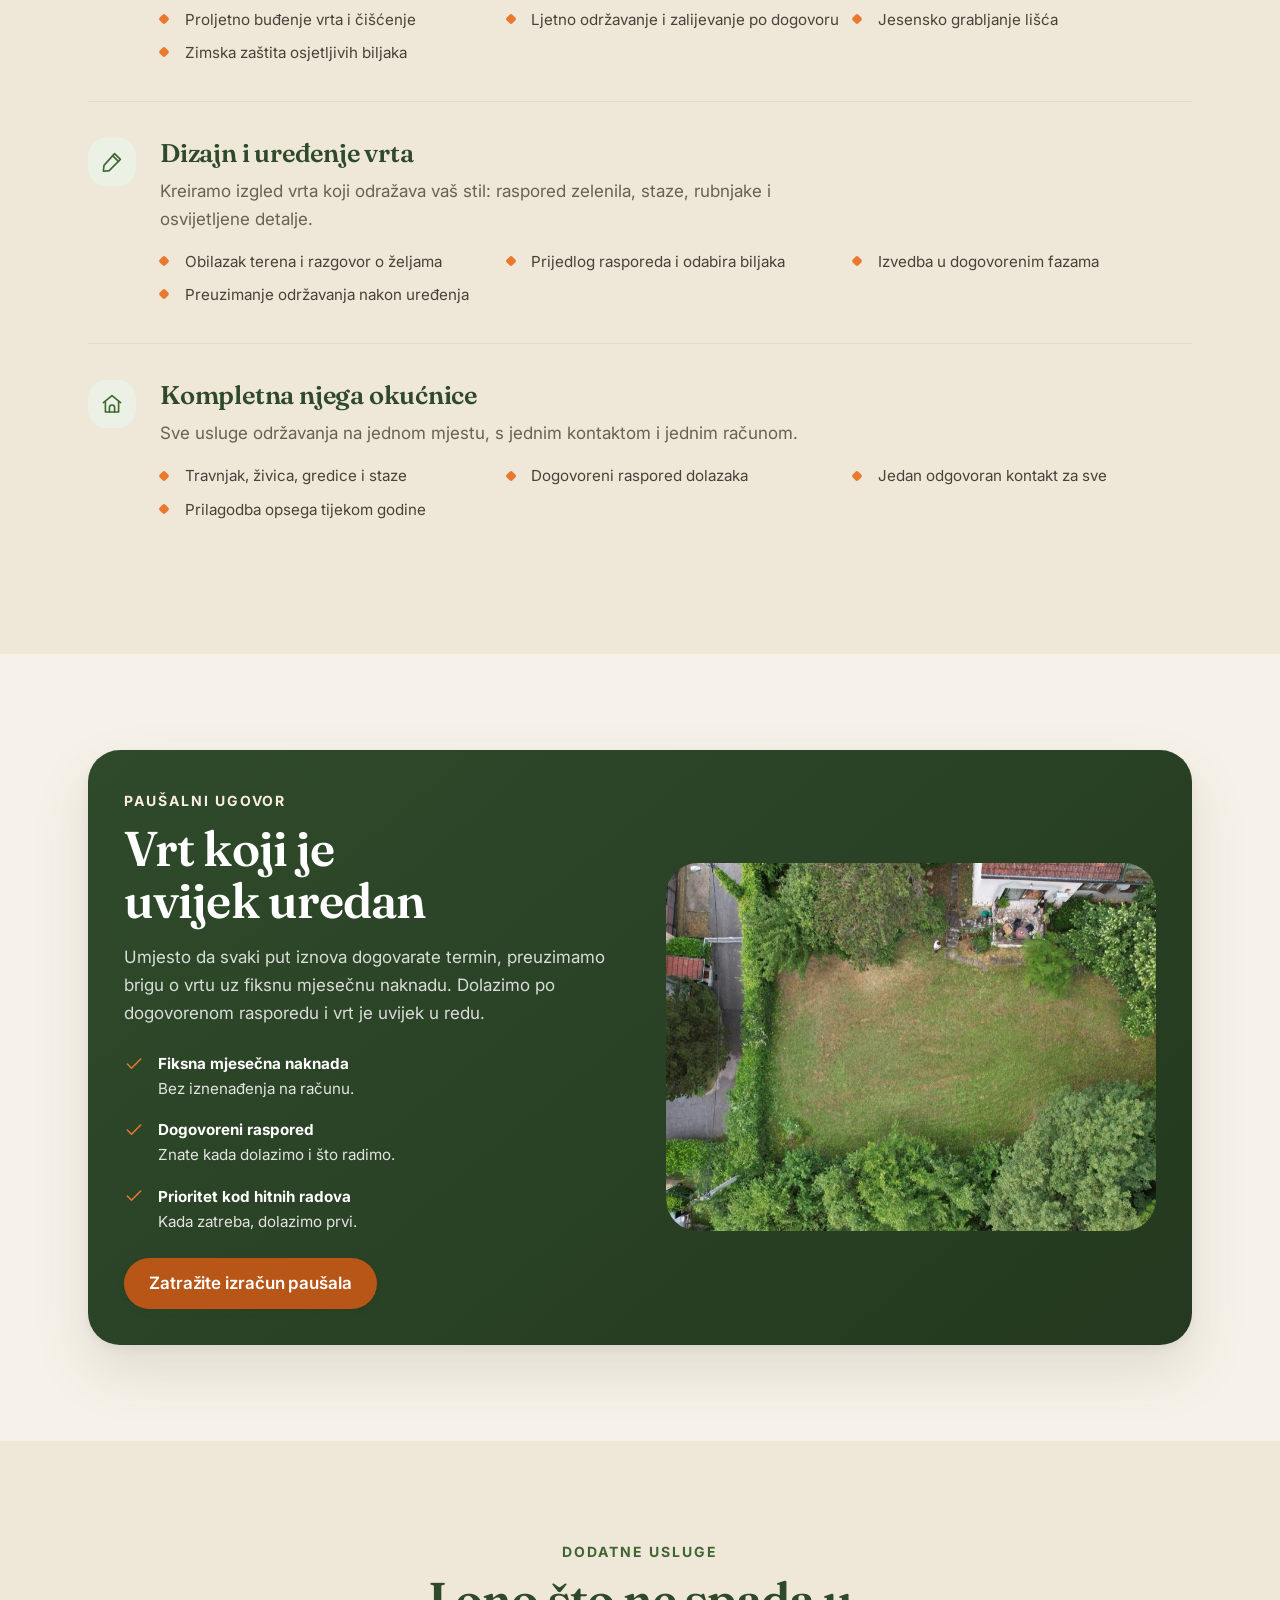
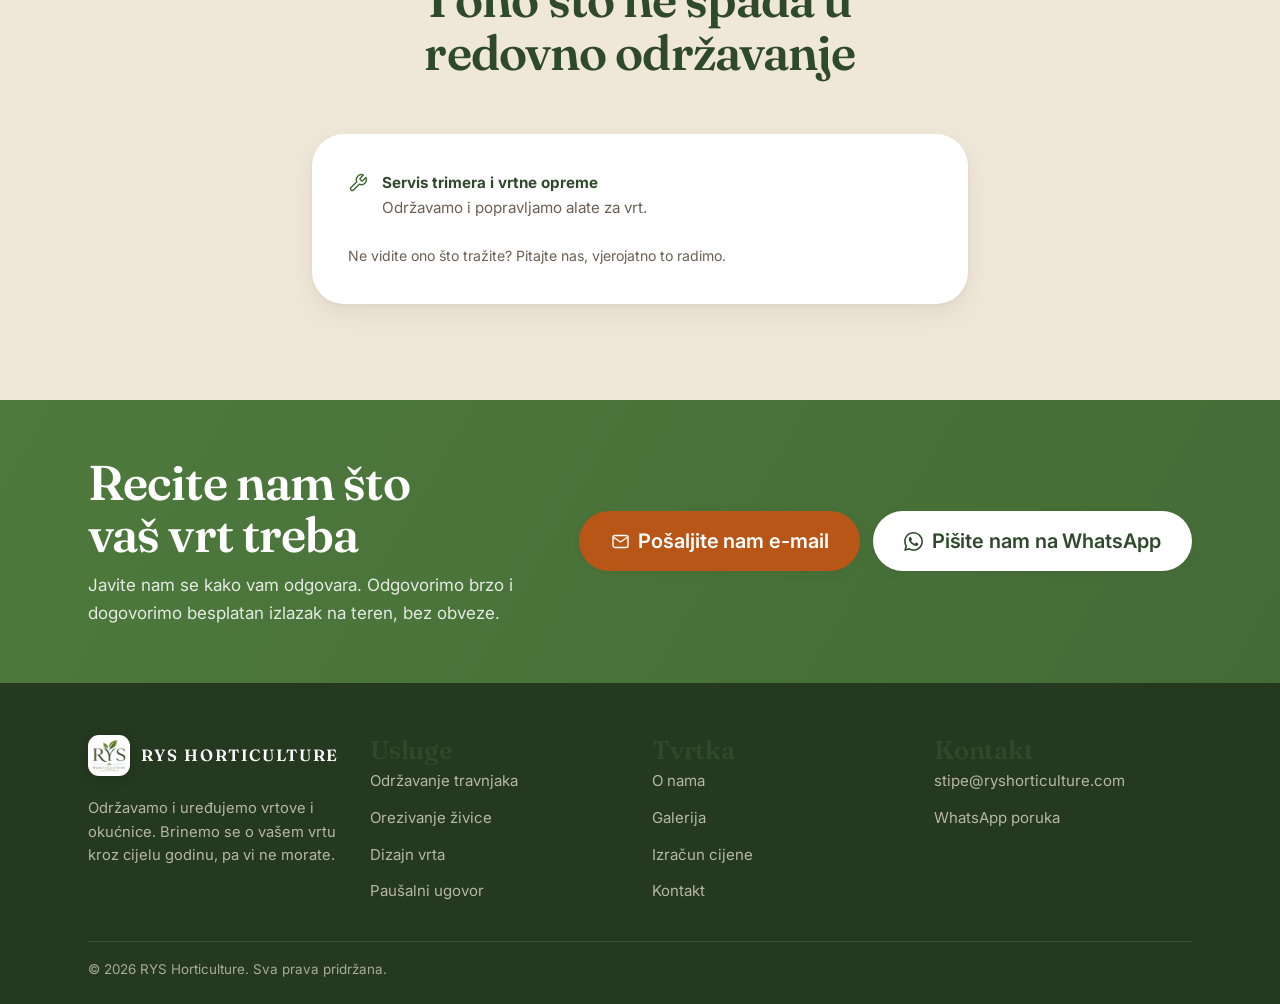
<file: usluge.html>
<!DOCTYPE html>
<html lang="hr">
<head>
<meta charset="utf-8">
<meta name="viewport" content="width=device-width, initial-scale=1, viewport-fit=cover">
<title>Usluge | RYS Horticulture</title>
<meta name="description" content="Održavanje travnjaka, košnja, sadnja, orezivanje živice i drveća, sezonsko uređivanje, dizajn vrta i paušalni ugovori održavanja.">
<meta name="theme-color" content="#2F4A2B">
<link rel="icon" href="favicon.ico" sizes="32x32">
<link rel="icon" href="assets/img/favicon-96.png" type="image/png" sizes="96x96">
<link rel="apple-touch-icon" href="apple-touch-icon.png">

<meta property="og:type" content="website">
<meta property="og:locale" content="hr_HR">
<meta property="og:title" content="Usluge | RYS Horticulture">
<meta property="og:description" content="Održavanje travnjaka, košnja, sadnja, orezivanje živice, dizajn vrta i paušalni ugovori.">
<meta property="og:image" content="assets/img/hero-vrt-sm.jpg">

<link rel="preconnect" href="https://fonts.googleapis.com">
<link rel="preconnect" href="https://fonts.gstatic.com" crossorigin>
<link rel="stylesheet" href="https://fonts.googleapis.com/css2?family=Fraunces:opsz,wght@9..144,600&family=Inter:wght@400..700&display=swap">
<link rel="stylesheet" href="assets/css/style.css">
<script>document.documentElement.classList.add('js');</script>
</head>
<body>
<a class="skip-link" href="#main">Prijeđi na sadržaj</a>

<header class="header">
  <div class="wrap">
    <a class="brand" href="index.html" aria-label="RYS Horticulture, početna stranica">
      <span class="brand__badge"><img src="assets/img/logo-sm.png" alt="" width="64" height="66"></span>
      <span class="brand__name">RYS Horticulture</span>
    </a>
    <nav class="nav" aria-label="Glavna navigacija">
      <a href="index.html">Početna</a>
      <a href="usluge.html" aria-current="page">Usluge</a>
      <a href="galerija.html">Galerija</a>
      <a href="izracun-cijene.html">Izračun cijene</a>
      <a href="o-nama.html">O nama</a>
      <a href="kontakt.html">Kontakt</a>
    </nav>
    <a class="btn" href="kontakt.html">Zatražite ponudu</a>
    <button class="nav-toggle" type="button" aria-label="Otvori izbornik" aria-expanded="false" aria-controls="mobilni-izbornik">
      <svg width="22" height="22" viewBox="0 0 24 24" fill="none" stroke="currentColor" stroke-width="2" stroke-linecap="round"><path d="M3 6h18M3 12h18M3 18h18"/></svg>
    </button>
  </div>
</header>

<div class="sheet-scrim"></div>
<aside class="sheet" id="mobilni-izbornik" aria-label="Izbornik">
  <span class="sheet__grip" aria-hidden="true"></span>
  <div class="sheet__top">
    <span class="brand__name">Izbornik</span>
    <button class="sheet__close" type="button" aria-label="Zatvori izbornik">
      <svg width="18" height="18" viewBox="0 0 24 24" fill="none" stroke="currentColor" stroke-width="2" stroke-linecap="round"><path d="M18 6 6 18M6 6l12 12"/></svg>
    </button>
  </div>
  <nav aria-label="Mobilna navigacija">
    <a href="index.html">Početna</a>
    <a href="usluge.html" aria-current="page">Usluge</a>
    <a href="galerija.html">Galerija</a>
    <a href="izracun-cijene.html">Izračun cijene</a>
    <a href="o-nama.html">O nama</a>
    <a href="kontakt.html">Kontakt</a>
  </nav>
  <div class="sheet__foot">
    <a class="btn" href="kontakt.html">Zatražite ponudu</a>
    <a class="btn btn--onDark" href="https://wa.me/385994105644" target="_blank" rel="noopener">WhatsApp</a>
  </div>
</aside>

<main id="main">

  <section class="pagehead">
    <div class="wrap">
      <span class="eyebrow">Naše usluge</span>
      <h1>Kompletna njega vašeg vrta</h1>
      <p>Radimo sve, od jednokratne košnje zapuštenog travnjaka do dugoročnog održavanja okućnice po paušalnom ugovoru.</p>
    </div>
  </section>

  <section class="section section--cream">
    <div class="wrap">
      <h2 class="visually-hidden">Popis usluga</h2>

      <article class="service" id="travnjaci" data-reveal>
        <span class="service__icon" aria-hidden="true">
          <svg width="24" height="24" viewBox="0 0 24 24" fill="none" stroke="currentColor" stroke-width="1.6" stroke-linecap="round" stroke-linejoin="round"><path d="M12 21v-7"/><path d="M12 14c0-4.4 2.6-7.4 7-8 .3 4.7-2.3 7.9-7 8Z"/><path d="M12 16c-.4-3.6-2.6-5.9-6-6.4-.2 3.7 2 6.2 6 6.4Z"/></svg>
        </span>
        <div>
          <h3>Održavanje travnjaka</h3>
          <p>Redovita košnja i njega kroz cijelu sezonu. Travnjak ostaje gust i uredan, a vi o njemu ne morate razmišljati.</p>
          <ul>
            <li>Redovita košnja po dogovorenom rasporedu</li>
            <li>Obrezivanje rubova i oko prepreka</li>
            <li>Uklanjanje pokošene trave</li>
            <!-- PLACEHOLDER: dopuniti stvarnim stavkama (gnojidba, aeracija, sjetva…) -->
            <li>Savjeti za njegu između dolazaka</li>
          </ul>
        </div>
      </article>

      <article class="service" id="kosnja" data-reveal>
        <span class="service__icon" aria-hidden="true">
          <svg width="24" height="24" viewBox="0 0 24 24" fill="none" stroke="currentColor" stroke-width="1.6" stroke-linecap="round" stroke-linejoin="round"><circle cx="6" cy="6" r="2.6"/><circle cx="6" cy="18" r="2.6"/><path d="M20 4 8.1 16.5M14.5 14.5 20 20M8.1 7.5 11 10.5"/></svg>
        </span>
        <div>
          <h3>Košnja i uređivanje okućnice</h3>
          <p>Zapuštena okućnica vraćena u red u jednom dolasku. Radimo i na terenima koje standardna kosilica ne može svladati.</p>
          <ul>
            <li>Košnja visoke i zapuštene trave</li>
            <li>Trimanje uz ogradu, zidove i stabla</li>
            <li>Čišćenje i odvoz zelenog otpada</li>
            <!-- PLACEHOLDER: potvrditi radi li se na kosim terenima / odvozi li se otpad -->
            <li>Uređenje staza i prilaza</li>
          </ul>
        </div>
      </article>

      <article class="service" id="sadnja" data-reveal>
        <span class="service__icon" aria-hidden="true">
          <svg width="24" height="24" viewBox="0 0 24 24" fill="none" stroke="currentColor" stroke-width="1.6" stroke-linecap="round" stroke-linejoin="round"><circle cx="12" cy="8" r="2.4"/><path d="M12 5.6c0-1.4-.9-2.6-2.4-2.6S7.2 4.2 7.2 5.6 8.4 8 9.6 8"/><path d="M14.4 8c1.2 0 2.4-1 2.4-2.4S15.6 3 14.4 3 12 4.2 12 5.6"/><path d="M12 10.4c0 1.4.9 2.6 2.4 2.6s2.4-1.2 2.4-2.6S15.6 8 14.4 8"/><path d="M9.6 8c-1.2 0-2.4 1-2.4 2.4S8.4 13 9.6 13 12 11.8 12 10.4"/><path d="M12 13v8M12 17.5c1.8 0 3.2-1.2 3.6-2.8"/></svg>
        </span>
        <div>
          <h3>Sadnja biljaka i cvijeća</h3>
          <p>Odabir i sadnja biljaka prilagođenih vašem tlu, osunčanosti i količini vremena koje želite ulagati u održavanje.</p>
          <ul>
            <li>Preporuka vrsta prema poziciji i tlu</li>
            <li>Sadnja trajnica, grmlja i sezonskog cvijeća</li>
            <li>Priprema tla i malčiranje</li>
            <!-- PLACEHOLDER: nabavlja li tvrtka sadnice ili ih osigurava klijent -->
            <li>Upute za daljnju njegu</li>
          </ul>
        </div>
      </article>

      <article class="service" id="zivica" data-reveal>
        <span class="service__icon" aria-hidden="true">
          <svg width="24" height="24" viewBox="0 0 24 24" fill="none" stroke="currentColor" stroke-width="1.6" stroke-linecap="round" stroke-linejoin="round"><path d="M12 3.2 18.6 13H5.4L12 3.2Z"/><path d="M12 8.6 17 16H7l5-7.4Z"/><path d="M12 16v5"/></svg>
        </span>
        <div>
          <h3>Orezivanje živice i drveća</h3>
          <p>Precizno orezivanje koje potiče zdrav i gust rast te održava jasnu, oblikovanu liniju živice.</p>
          <ul>
            <li>Oblikovanje živice po visini i liniji</li>
            <li>Orezivanje ukrasnog grmlja</li>
            <li>Prorjeđivanje krošnji nižeg drveća</li>
            <!-- PLACEHOLDER: potvrditi rade li se visoka stabla / rušenje -->
            <li>Uklanjanje suhih i oštećenih grana</li>
          </ul>
        </div>
      </article>

      <article class="service" id="sezonsko" data-reveal>
        <span class="service__icon" aria-hidden="true">
          <svg width="24" height="24" viewBox="0 0 24 24" fill="none" stroke="currentColor" stroke-width="1.6" stroke-linecap="round" stroke-linejoin="round"><circle cx="12" cy="12" r="4"/><path d="M12 2.6v2.2M12 19.2v2.2M4.3 4.3l1.6 1.6M18.1 18.1l1.6 1.6M2.6 12h2.2M19.2 12h2.2M4.3 19.7l1.6-1.6M18.1 5.9l1.6-1.6"/></svg>
        </span>
        <div>
          <h3>Sezonsko uređivanje vrtova</h3>
          <p>Priprema vrta za svako godišnje doba, da kroz sezonu bude manje posla i manje iznenađenja.</p>
          <ul>
            <li>Proljetno buđenje vrta i čišćenje</li>
            <li>Ljetno održavanje i zalijevanje po dogovoru</li>
            <li>Jesensko grabljanje lišća</li>
            <li>Zimska zaštita osjetljivih biljaka</li>
          </ul>
        </div>
      </article>

      <article class="service" id="dizajn" data-reveal>
        <span class="service__icon" aria-hidden="true">
          <svg width="24" height="24" viewBox="0 0 24 24" fill="none" stroke="currentColor" stroke-width="1.6" stroke-linecap="round" stroke-linejoin="round"><path d="M14.6 3.6 20.4 9.4 9.2 20.6l-5.8.6.6-5.8L14.6 3.6Z"/><path d="M12.6 5.6 18.4 11.4"/></svg>
        </span>
        <div>
          <h3>Dizajn i uređenje vrta</h3>
          <p>Kreiramo izgled vrta koji odražava vaš stil: raspored zelenila, staze, rubnjake i osvijetljene detalje.</p>
          <ul>
            <li>Obilazak terena i razgovor o željama</li>
            <li>Prijedlog rasporeda i odabira biljaka</li>
            <li>Izvedba u dogovorenim fazama</li>
            <!-- PLACEHOLDER: navesti radi li se 2D/3D vizualizacija, popločavanje, rasvjeta… -->
            <li>Preuzimanje održavanja nakon uređenja</li>
          </ul>
        </div>
      </article>

      <article class="service" id="njega" data-reveal>
        <span class="service__icon" aria-hidden="true">
          <svg width="24" height="24" viewBox="0 0 24 24" fill="none" stroke="currentColor" stroke-width="1.6" stroke-linecap="round" stroke-linejoin="round"><path d="M3.4 10.6 12 3.6l8.6 7"/><path d="M5.4 9.6V20h13.2V9.6"/><path d="M9.4 20v-4.4a2.6 2.6 0 0 1 5.2 0V20"/></svg>
        </span>
        <div>
          <h3>Kompletna njega okućnice</h3>
          <p>Sve usluge održavanja na jednom mjestu, s jednim kontaktom i jednim računom.</p>
          <ul>
            <li>Travnjak, živica, gredice i staze</li>
            <li>Dogovoreni raspored dolazaka</li>
            <li>Jedan odgovoran kontakt za sve</li>
            <li>Prilagodba opsega tijekom godine</li>
          </ul>
        </div>
      </article>

    </div>
  </section>

  <!-- ================= PAUŠALNI UGOVOR ================= -->
  <section class="section section--paper" id="pausal">
    <div class="wrap">
      <div class="panel panel--leaf split" data-reveal>
        <div>
          <span class="eyebrow eyebrow--warm">Paušalni ugovor</span>
          <h2>Vrt koji je uvijek uredan</h2>
          <p style="margin-top: var(--sp-3); color: rgba(255,255,255,.82);">
            Umjesto da svaki put iznova dogovarate termin, preuzimamo brigu o vrtu uz fiksnu mjesečnu naknadu. Dolazimo po dogovorenom rasporedu i vrt je uvijek u redu.
          </p>
          <ul class="info-list" style="margin-top: var(--sp-4);">
            <li>
              <svg width="20" height="20" viewBox="0 0 24 24" fill="none" stroke="#E8792E" stroke-width="1.8" stroke-linecap="round" stroke-linejoin="round"><path d="M20 6 9 17l-5-5"/></svg>
              <span style="color: rgba(255,255,255,.86)"><strong style="color:#fff">Fiksna mjesečna naknada</strong> Bez iznenađenja na računu.</span>
            </li>
            <li>
              <svg width="20" height="20" viewBox="0 0 24 24" fill="none" stroke="#E8792E" stroke-width="1.8" stroke-linecap="round" stroke-linejoin="round"><path d="M20 6 9 17l-5-5"/></svg>
              <span style="color: rgba(255,255,255,.86)"><strong style="color:#fff">Dogovoreni raspored</strong> Znate kada dolazimo i što radimo.</span>
            </li>
            <li>
              <svg width="20" height="20" viewBox="0 0 24 24" fill="none" stroke="#E8792E" stroke-width="1.8" stroke-linecap="round" stroke-linejoin="round"><path d="M20 6 9 17l-5-5"/></svg>
              <span style="color: rgba(255,255,255,.86)"><strong style="color:#fff">Prioritet kod hitnih radova</strong> Kada zatreba, dolazimo prvi.</span>
            </li>
          </ul>
          <p style="margin-top: var(--sp-4);">
            <a class="btn" href="kontakt.html">Zatražite izračun paušala</a>
          </p>
        </div>
        <div class="split__media" style="box-shadow:none">
          <img src="assets/img/vrt-iz-zraka.jpg" srcset="assets/img/vrt-iz-zraka-sm.jpg 1100w, assets/img/vrt-iz-zraka.jpg 1600w" sizes="(max-width: 52rem) 100vw, 50vw" alt="Uređena okućnica s pokošenim travnjakom" loading="lazy" width="1600" height="900">
        </div>
      </div>
    </div>
  </section>

  <!-- ================= DODATNE USLUGE ================= -->
  <section class="section section--cream">
    <div class="wrap wrap--narrow">
      <div class="section-head" data-reveal>
        <span class="eyebrow">Dodatne usluge</span>
        <h2>I ono što ne spada u redovno održavanje</h2>
      </div>
      <div class="panel" data-reveal>
        <!-- PLACEHOLDER: popis dodatnih usluga s letka treba dopuniti (servis trimera, …) -->
        <ul class="info-list">
          <li>
            <svg width="20" height="20" viewBox="0 0 24 24" fill="none" stroke="currentColor" stroke-width="1.7" stroke-linecap="round" stroke-linejoin="round"><path d="M14.7 6.3a1 1 0 0 0 0 1.4l1.6 1.6a1 1 0 0 0 1.4 0l3.77-3.77a6 6 0 0 1-7.94 7.94l-6.91 6.91a2.12 2.12 0 0 1-3-3l6.91-6.91a6 6 0 0 1 7.94-7.94l-3.76 3.76Z"/></svg>
            <span><strong>Servis trimera i vrtne opreme</strong> Održavamo i popravljamo alate za vrt.</span>
          </li>
        </ul>
        <p class="form__note" style="margin-top: var(--sp-4);">Ne vidite ono što tražite? Pitajte nas, vjerojatno to radimo.</p>
      </div>
    </div>
  </section>

  <section class="cta">
    <div class="wrap cta__inner">
      <div class="cta__copy" data-reveal>
        <h2>Recite nam što vaš vrt treba</h2>
        <p>Javite nam se kako vam odgovara. Odgovorimo brzo i dogovorimo besplatan izlazak na teren, bez obveze.</p>
      </div>
      <div class="cta__actions" data-reveal style="--i:1">
        <a class="btn btn--lg" href="mailto:stipe@ryshorticulture.com?subject=Upit%20za%20ponudu%20%7C%20RYS%20Horticulture">
          <svg width="19" height="19" viewBox="0 0 24 24" fill="none" stroke="currentColor" stroke-width="1.8" stroke-linecap="round" stroke-linejoin="round"><rect x="2.5" y="4.5" width="19" height="15" rx="2.6"/><path d="m3.2 6.6 8.8 6 8.8-6"/></svg>
          Pošaljite nam e-mail
        </a>
        <a class="btn btn--lg btn--white" href="https://wa.me/385994105644?text=Pozdrav%2C%20zanima%20me%20ponuda%20za%20ure%C4%91enje%20vrta." target="_blank" rel="noopener">
          <svg width="19" height="19" viewBox="0 0 24 24" fill="currentColor" aria-hidden="true"><path d="M17.472 14.382c-.297-.149-1.758-.867-2.03-.967-.273-.099-.471-.148-.67.15-.197.297-.767.966-.94 1.164-.173.199-.347.223-.644.075-.297-.15-1.255-.463-2.39-1.475-.883-.788-1.48-1.761-1.653-2.059-.173-.297-.018-.458.13-.606.134-.133.298-.347.446-.52.149-.174.198-.298.298-.497.099-.198.05-.371-.025-.52-.075-.149-.669-1.612-.916-2.207-.242-.579-.487-.5-.669-.51a12.8 12.8 0 0 0-.57-.01c-.198 0-.52.074-.792.372-.272.297-1.04 1.016-1.04 2.479 0 1.462 1.065 2.875 1.213 3.074.149.198 2.096 3.2 5.077 4.487.709.306 1.262.489 1.694.625.712.227 1.36.195 1.872.118.571-.085 1.758-.719 2.006-1.413.248-.694.248-1.289.173-1.413-.074-.124-.272-.198-.57-.347M12.05 21.785h-.004a9.87 9.87 0 0 1-5.031-1.378l-.361-.214-3.741.982.998-3.648-.235-.374a9.86 9.86 0 0 1-1.51-5.26c.001-5.45 4.436-9.884 9.888-9.884 2.64 0 5.122 1.03 6.988 2.898a9.825 9.825 0 0 1 2.893 6.994c-.003 5.45-4.437 9.884-9.885 9.884m8.413-18.297A11.815 11.815 0 0 0 12.05 0C5.495 0 .16 5.335.157 11.892c0 2.096.547 4.142 1.588 5.945L.057 24l6.305-1.654a11.882 11.882 0 0 0 5.683 1.448h.005c6.554 0 11.89-5.335 11.893-11.893a11.821 11.821 0 0 0-3.48-8.413"/></svg>
          Pišite nam na WhatsApp
        </a>
      </div>
    </div>
  </section>

</main>

<footer class="footer">
  <div class="wrap">
    <div class="footer__grid">
      <div class="footer__brand">
        <a class="brand" href="index.html">
          <span class="brand__badge"><img src="assets/img/logo-sm.png" alt="" width="64" height="66"></span>
          <span class="brand__name">RYS Horticulture</span>
        </a>
        <p>Održavamo i uređujemo vrtove i okućnice. Brinemo se o vašem vrtu kroz cijelu godinu, pa vi ne morate.</p>
      </div>
      <div>
        <h3>Usluge</h3>
        <ul>
          <li><a href="usluge.html#travnjaci">Održavanje travnjaka</a></li>
          <li><a href="usluge.html#zivica">Orezivanje živice</a></li>
          <li><a href="usluge.html#dizajn">Dizajn vrta</a></li>
          <li><a href="usluge.html#pausal">Paušalni ugovor</a></li>
        </ul>
      </div>
      <div>
        <h3>Tvrtka</h3>
        <ul>
          <li><a href="o-nama.html">O nama</a></li>
          <li><a href="galerija.html">Galerija</a></li>
          <li><a href="izracun-cijene.html">Izračun cijene</a></li>
          <li><a href="kontakt.html">Kontakt</a></li>
        </ul>
      </div>
      <div>
        <h3>Kontakt</h3>
        <ul>
          <li><a href="mailto:stipe@ryshorticulture.com">stipe@ryshorticulture.com</a></li>
          <li><a href="https://wa.me/385994105644" target="_blank" rel="noopener">WhatsApp poruka</a></li>
        </ul>
      </div>
    </div>
    <div class="footer__bottom">
      <span>© 2026 RYS Horticulture. Sva prava pridržana.</span>
    </div>
  </div>
</footer>

<script src="assets/js/main.js" defer></script>
</body>
</html>
</file>
<file: assets/css/style.css>
/* ==========================================================================
   RYS Horticulture — dizajn sustav
   Paleta: Option A "Warm & Approachable"
   ========================================================================== */

/* --------------------------------------------------------------------------
   1. Tokeni
   -------------------------------------------------------------------------- */
:root {
  /* Boje — brand */
  --cream:          #EFE7D8;
  --leaf:           #4E7A3D;
  --forest:         #2F4A2B;
  --terracotta:     #E8792E;
  --bark:           #4A4238;

  /* Boje — izvedene (podešene za kontrast) */
  --cream-hi:       #F7F2E9;   /* svjetlija kremasta ploha */
  --cream-lo:       #E4D9C6;   /* rub / razdjelnik na kremastoj */
  --surface:        #FFFFFF;
  --leaf-700:       #3F6531;   /* tekst zelene boje na kremastoj (5.5:1) */
  --leaf-050:       #EBF1E5;
  --forest-900:     #24391F;
  --terracotta-600: #B85618;   /* ispuna gumba, bijeli tekst (4.8:1) */
  --terracotta-700: #97440F;
  --terracotta-050: #FBEDE1;
  --bark-600:       #6A6055;   /* prigušeni tekst */
  --bark-400:       #938A7D;

  /* Semantika */
  --bg:             var(--cream);
  --text:           var(--bark);
  --text-muted:     var(--bark-600);
  --heading:        var(--forest);

  /* Tipografija */
  --font-display: "Fraunces", "Iowan Old Style", "Palatino Linotype", Georgia, serif;
  --font-ui: "Inter", system-ui, -apple-system, "Segoe UI", Roboto, sans-serif;

  --step--1: clamp(0.82rem, 0.80rem + 0.10vw, 0.875rem);
  --step-0:  clamp(1rem, 0.97rem + 0.15vw, 1.0625rem);
  --step-1:  clamp(1.125rem, 1.08rem + 0.22vw, 1.25rem);
  --step-2:  clamp(1.3rem, 1.20rem + 0.50vw, 1.6rem);
  --step-4:  clamp(2rem, 1.65rem + 1.75vw, 3.1rem);
  --step-5:  clamp(2.5rem, 1.90rem + 3.00vw, 4.4rem);

  /* Prostor — u rem, da layout raste zajedno s tekstom */
  --sp-2: 0.625rem;
  --sp-3: 1rem;
  --sp-4: 1.5rem;
  --sp-5: 2.25rem;
  --sp-6: 3.25rem;
  --sp-7: 4.5rem;
  --sp-8: 6rem;

  --wrap: 74rem;
  --wrap-narrow: 46rem;
  --gutter: clamp(1.15rem, 4vw, 2.5rem);

  /* Radijusi */
  --r-xs: 8px;
  --r-sm: 12px;
  --r-md: 18px;
  --r-lg: 24px;
  --r-xl: 32px;
  --r-full: 999px;

  /* Sjene — tople, ne sive */
  --shadow-xs: 0 1px 2px rgba(74, 66, 56, .06);
  --shadow-sm: 0 1px 2px rgba(74, 66, 56, .05), 0 3px 8px rgba(74, 66, 56, .05);
  --shadow-md: 0 2px 4px rgba(74, 66, 56, .05), 0 10px 26px rgba(74, 66, 56, .08);
  --shadow-lg: 0 4px 10px rgba(74, 66, 56, .06), 0 26px 56px rgba(74, 66, 56, .13);

  --header-h: 4.75rem;
  --focus: 0 0 0 3px var(--cream), 0 0 0 5.5px var(--leaf);
}

/* --------------------------------------------------------------------------
   2. Reset / baza
   -------------------------------------------------------------------------- */
*, *::before, *::after { box-sizing: border-box; }

html {
  -webkit-text-size-adjust: 100%;
  scroll-behavior: smooth;
  scroll-padding-top: calc(var(--header-h) + 1rem);
}

body {
  margin: 0;
  background: var(--bg);
  color: var(--text);
  font-family: var(--font-ui);
  font-size: var(--step-0);
  line-height: 1.65;
  -webkit-font-smoothing: antialiased;
  text-rendering: optimizeLegibility;
  overflow-x: hidden;
}

body.is-locked { overflow: hidden; }

img, svg, video { display: block; max-width: 100%; }
img { height: auto; }

/* Atribut `hidden` mora pobijediti svaki autorski `display` (npr. flex/grid),
   inače element ostane vidljiv iako je označen kao skriven. */
[hidden] { display: none !important; }

h1, h2, h3, h4 {
  font-family: var(--font-display);
  font-optical-sizing: auto;
  color: var(--heading);
  font-weight: 600;
  margin: 0;
  text-wrap: balance;
}

/* Tracking i leading ovise o veličini — nikad jedna vrijednost za sve */
h1 { font-size: var(--step-5); line-height: 1.02; letter-spacing: -0.025em; }
h2 { font-size: var(--step-4); line-height: 1.08; letter-spacing: -0.018em; }
h3 { font-size: var(--step-2); line-height: 1.22; letter-spacing: -0.008em; }
h4 { font-size: var(--step-1); line-height: 1.3; letter-spacing: -0.004em; font-weight: 600; }

p { margin: 0; text-wrap: pretty; }

a { color: var(--leaf-700); text-decoration-color: color-mix(in srgb, currentColor 35%, transparent); text-underline-offset: 3px; }
a:hover { text-decoration-color: currentColor; }

ul, ol { margin: 0; padding: 0; }

:focus-visible {
  outline: none;
  box-shadow: var(--focus);
  border-radius: var(--r-xs);
}

::selection { background: color-mix(in srgb, var(--terracotta) 30%, transparent); }

.skip-link {
  position: absolute;
  left: var(--gutter); top: 0.6rem;
  z-index: 200;
  padding: .7rem 1.1rem;
  background: var(--surface);
  border-radius: var(--r-sm);
  font-weight: 600;
  box-shadow: var(--shadow-md);
  transform: translateY(-160%);
  transition: transform 180ms ease-out;
}
.skip-link:focus-visible { transform: translateY(0); }

.visually-hidden {
  position: absolute; width: 1px; height: 1px;
  padding: 0; margin: -1px; overflow: hidden;
  clip-path: inset(50%); white-space: nowrap;
}

/* --------------------------------------------------------------------------
   3. Layout
   -------------------------------------------------------------------------- */
.wrap {
  width: 100%;
  max-width: var(--wrap);
  margin-inline: auto;
  padding-inline: var(--gutter);
}
.wrap--narrow { max-width: var(--wrap-narrow); }

.section { padding-block: clamp(3.25rem, 8vw, var(--sp-8)); }
.section--cream { background: var(--cream); }
.section--paper { background: var(--cream-hi); }
.section--forest { background: var(--forest-900); color: color-mix(in srgb, var(--cream) 88%, transparent); }
.section--forest h2, .section--forest h3 { color: var(--cream-hi); }

.section-head {
  max-width: 40rem;
  margin-inline: auto;
  text-align: center;
  margin-bottom: clamp(2rem, 5vw, 3.5rem);
}
.section-head p {
  margin-top: var(--sp-3);
  color: var(--text-muted);
  font-size: var(--step-1);
  line-height: 1.6;
}
.section--forest .section-head p { color: color-mix(in srgb, var(--cream) 72%, transparent); }

.eyebrow {
  display: inline-block;
  font-size: var(--step--1);
  font-weight: 700;
  letter-spacing: 0.14em;   /* mali tekst — pozitivan tracking */
  text-transform: uppercase;
  color: var(--leaf-700);
  margin-bottom: var(--sp-2);
}
/* Na tamnoj podlozi puna terakota daje 4.29:1 — ispod AA praga za ovaj
   sitni podebljani tekst. Svijetla varijanta daje 10.9:1. */
.eyebrow--warm { color: var(--terracotta-050); }
.section--forest .eyebrow { color: var(--terracotta-050); }

.stack > * + * { margin-top: var(--sp-3); }

/* --------------------------------------------------------------------------
   4. Gumbi
   -------------------------------------------------------------------------- */
.btn {
  --btn-bg: var(--terracotta-600);
  --btn-fg: #fff;
  display: inline-flex;
  align-items: center;
  justify-content: center;
  gap: .55rem;
  padding: 0.9rem 1.5rem;
  min-height: 3rem;
  border: 1px solid transparent;
  border-radius: var(--r-full);
  background: var(--btn-bg);
  color: var(--btn-fg);
  font-family: var(--font-ui);
  font-size: var(--step-0);
  font-weight: 600;
  letter-spacing: -0.005em;
  line-height: 1.2;
  text-decoration: none;
  cursor: pointer;
  white-space: nowrap;
  max-width: 100%;
  transform: translateZ(0);
  transition: background-color 160ms ease-out, box-shadow 200ms ease-out, transform 120ms cubic-bezier(.32,.72,0,1);
  box-shadow: var(--shadow-sm);
}
.btn:hover { background: var(--terracotta-700); box-shadow: var(--shadow-md); }
/* Odziv na pritisak, ne na otpuštanje */
.btn[data-pressed] { transform: scale(.965); transition-duration: 90ms; }


.btn--onDark {
  --btn-bg: rgba(255,255,255,.10);
  --btn-fg: #fff;
  border-color: rgba(255,255,255,.34);
  backdrop-filter: blur(14px) saturate(150%);
  -webkit-backdrop-filter: blur(14px) saturate(150%);
  box-shadow: none;
}
.btn--onDark:hover { background: rgba(255,255,255,.20); border-color: rgba(255,255,255,.55); box-shadow: none; }

.btn--white { --btn-bg: #fff; --btn-fg: var(--forest); }
.btn--white:hover { background: var(--cream-hi); }

.btn--leaf { --btn-bg: var(--leaf-700); }
.btn--leaf:hover { background: var(--forest); }

.btn--lg { padding: 1.05rem 1.9rem; min-height: 3.4rem; font-size: var(--step-1); }
/* Na telefonu duga oznaka mora prelomiti umjesto da probije ekran */
@media (max-width: 30rem) { .btn { white-space: normal; } }
.btn svg { flex: none; }

.link-arrow {
  display: inline-flex;
  align-items: center;
  gap: .45rem;
  font-weight: 600;
  text-decoration: none;
  color: var(--leaf-700);
}
.link-arrow svg { transition: transform 260ms cubic-bezier(.32,.72,0,1); }
.link-arrow:hover svg { transform: translateX(4px); }

/* --------------------------------------------------------------------------
   5. Zaglavlje / navigacija  (prozirni materijal, sadržaj klizi ispod)
   -------------------------------------------------------------------------- */
.header {
  position: fixed;
  inset: 0 0 auto 0;
  z-index: 80;
  height: var(--header-h);
  display: flex;
  align-items: center;
  background: rgba(36, 57, 31, .62);
  backdrop-filter: blur(22px) saturate(160%);
  -webkit-backdrop-filter: blur(22px) saturate(160%);
  border-bottom: 1px solid rgba(255,255,255,.07);
  transition: background-color 300ms ease-out, box-shadow 300ms ease-out;
}
.header[data-scrolled] {
  background: rgba(36, 57, 31, .88);
  box-shadow: 0 8px 30px rgba(20, 32, 17, .28);
}
.header .wrap { display: flex; align-items: center; gap: var(--sp-4); }

.brand {
  display: inline-flex;
  align-items: center;
  gap: .7rem;
  text-decoration: none;
  margin-right: auto;
  flex: none;
}
.brand__badge {
  width: 2.6rem; height: 2.6rem;
  flex: none;
  display: grid;
  place-items: center;
  background: #fff;
  border-radius: 11px;
  padding: 4px;
  box-shadow: 0 2px 8px rgba(20,32,17,.25);
}
.brand__badge img { width: 100%; height: auto; }
.brand__name {
  font-family: var(--font-display);
  font-size: 1.02rem;
  font-weight: 600;
  letter-spacing: 0.10em;
  text-transform: uppercase;
  color: #fff;
  white-space: nowrap;
}

.nav { display: flex; align-items: center; gap: .15rem; }
.nav a {
  position: relative;
  padding: .55rem .8rem;
  border-radius: var(--r-sm);
  font-size: 0.95rem;
  font-weight: 500;
  white-space: nowrap;   /* inače se „Izračun cijene" lomi u dva retka */
  /* vibrancy: nad prozirnim materijalom tekst je svjetliji i malo razmaknutiji */
  color: rgba(255,255,255,.82);
  letter-spacing: 0.005em;
  text-decoration: none;
  transition: color 160ms ease-out, background-color 160ms ease-out;
}
.nav a:hover { color: #fff; background: rgba(255,255,255,.10); }
.nav a[aria-current="page"] { color: #fff; font-weight: 600; }
.nav a[aria-current="page"]::after {
  content: "";
  position: absolute;
  left: .8rem; right: .8rem; bottom: .18rem;
  height: 2px;
  border-radius: 2px;
  background: var(--terracotta);
}

.header .btn { padding: .7rem 1.2rem; min-height: 2.7rem; font-size: .95rem; }

.nav-toggle {
  display: none;
  width: 2.85rem; height: 2.85rem;
  align-items: center; justify-content: center;
  border: 1px solid rgba(255,255,255,.22);
  border-radius: var(--r-sm);
  background: rgba(255,255,255,.08);
  color: #fff;
  cursor: pointer;
}
.nav-toggle[data-pressed] { transform: scale(.94); }

/* Ladica na mobitelu — ulazi i izlazi istim putem (zdesna) */
.sheet-scrim {
  position: fixed;
  inset: 0;
  z-index: 90;
  background: rgba(24, 34, 20, .5);
  backdrop-filter: blur(3px);
  -webkit-backdrop-filter: blur(3px);
  opacity: 0;
  visibility: hidden;
}
.sheet-scrim[data-open] { visibility: visible; }

.sheet {
  position: fixed;
  top: 0; right: 0; bottom: 0;
  z-index: 91;
  width: min(21rem, 86vw);
  display: flex;
  flex-direction: column;
  padding: var(--sp-4) var(--sp-4) var(--sp-5);
  background: var(--forest-900);
  color: #fff;
  box-shadow: -18px 0 60px rgba(18, 28, 15, .4);
  transform: translate3d(100%, 0, 0);
  visibility: hidden;
  touch-action: pan-y;
}
.sheet[data-open] { visibility: visible; }
.sheet__grip {
  position: absolute;
  left: .45rem; top: 50%;
  width: 4px; height: 3.2rem;
  margin-top: -1.6rem;
  border-radius: 4px;
  background: rgba(255,255,255,.22);
}
.sheet__top { display: flex; align-items: center; justify-content: space-between; margin-bottom: var(--sp-4); }
.sheet__close {
  width: 2.6rem; height: 2.6rem;
  display: grid; place-items: center;
  border: 1px solid rgba(255,255,255,.2);
  border-radius: var(--r-full);
  background: rgba(255,255,255,.08);
  color: #fff;
  cursor: pointer;
}
.sheet nav { display: flex; flex-direction: column; gap: .2rem; }
.sheet nav a {
  padding: .85rem .9rem;
  border-radius: var(--r-sm);
  color: rgba(255,255,255,.85);
  font-size: 1.08rem;
  font-weight: 500;
  text-decoration: none;
}
.sheet nav a:hover, .sheet nav a[aria-current="page"] { background: rgba(255,255,255,.10); color: #fff; }
.sheet nav a[aria-current="page"] { font-weight: 600; }
.sheet__foot { margin-top: auto; padding-top: var(--sp-4); display: grid; gap: .6rem; }
.sheet__foot .btn { width: 100%; }

/* Šest stavki uz logotip i gumb treba oko 1100 px — ispod toga hamburger.
   Ranija granica od 62rem ostavljala je pojas u kojem se izbornik lomio. */
@media (max-width: 70rem) {
  .nav, .header > .wrap > .btn { display: none; }
  .nav-toggle { display: inline-flex; }
}

/* --------------------------------------------------------------------------
   6. Hero
   -------------------------------------------------------------------------- */
.hero {
  position: relative;
  isolation: isolate;
  display: flex;
  align-items: center;
  min-height: min(42rem, 92svh);
  padding-top: calc(var(--header-h) + var(--sp-6));
  padding-bottom: var(--sp-7);
  overflow: hidden;
  background: var(--forest-900);
}
.hero__media { position: absolute; inset: 0; z-index: -2; }
.hero__media img { width: 100%; height: 100%; object-fit: cover; }
.hero__media::after {
  content: "";
  position: absolute;
  inset: 0;
  background:
    linear-gradient(180deg, rgba(24,34,20,.72) 0%, rgba(24,34,20,.32) 38%, rgba(24,34,20,.55) 74%, rgba(24,34,20,.86) 100%),
    linear-gradient(96deg, rgba(24,34,20,.62) 0%, rgba(24,34,20,.08) 62%);
}
.hero__inner { max-width: 40rem; }
.hero .eyebrow { color: var(--cream); opacity: .85; }
.hero h1 { color: #fff; text-shadow: 0 2px 30px rgba(18,28,15,.4); }
.hero h1 em { font-style: normal; color: var(--terracotta); }
.hero__lead {
  margin-top: var(--sp-4);
  max-width: 34rem;
  font-size: var(--step-1);
  line-height: 1.6;
  color: rgba(255,255,255,.9);
}
.hero__actions { margin-top: var(--sp-5); display: flex; flex-wrap: wrap; gap: .85rem; }

/* Kraće zaglavlje za podstranice */
.pagehead {
  position: relative;
  isolation: isolate;
  padding-top: calc(var(--header-h) + var(--sp-6));
  padding-bottom: var(--sp-6);
  background: var(--forest-900);
  color: #fff;
  overflow: hidden;
}
.pagehead::before {
  content: "";
  position: absolute;
  inset: -40% -10% auto -10%;
  height: 130%;
  z-index: -1;
  background: radial-gradient(60% 60% at 22% 30%, rgba(78,122,61,.55) 0%, transparent 70%),
              radial-gradient(50% 50% at 88% 10%, rgba(232,121,46,.18) 0%, transparent 70%);
}
.pagehead h1 { color: #fff; }
.pagehead p { margin-top: var(--sp-3); max-width: 40rem; font-size: var(--step-1); color: rgba(255,255,255,.82); }
.pagehead .eyebrow { color: var(--terracotta); }

/* --------------------------------------------------------------------------
   7. Traka povjerenja
   -------------------------------------------------------------------------- */
.trust {
  background: var(--surface);
  border-bottom: 1px solid var(--cream-lo);
}
/* Skupina se centrira kao cjelina — stavke su različitih širina pa bi jednaki
   stupci ostavili nesimetrične rubove. */
.trust__grid {
  display: flex;
  flex-wrap: wrap;
  justify-content: center;
  gap: var(--sp-4) clamp(2rem, 5.5vw, 4.5rem);
  padding-block: var(--sp-4);
}
.trust__item { display: flex; align-items: center; gap: .95rem; flex: 0 1 auto; }
/* U jednom stupcu centriranje po retku razbije poravnanje ikona — tada lijevo */
@media (max-width: 40rem) {
  .trust__grid { justify-content: flex-start; gap: var(--sp-3); }
}
.trust__icon {
  flex: none;
  width: 2.9rem; height: 2.9rem;
  display: grid; place-items: center;
  border-radius: var(--r-full);
  background: var(--leaf-050);
  color: var(--leaf-700);
}
/* Ciljano na .trust__text, ne na svaki span u stavci — inače nadjača
   display:grid na .trust__icon i ikona ispadne iz sredine kruga. */
.trust__text strong { display: block; color: var(--forest); font-size: .98rem; line-height: 1.35; }
.trust__text span { display: block; font-size: .9rem; color: var(--text-muted); line-height: 1.4; }

/* --------------------------------------------------------------------------
   8. Kartice usluga
   -------------------------------------------------------------------------- */
.cards {
  display: grid;
  gap: clamp(1rem, 2.2vw, 1.4rem);
  grid-template-columns: repeat(auto-fill, minmax(15.5rem, 1fr));
}
.card {
  position: relative;
  display: flex;
  flex-direction: column;
  gap: .7rem;
  padding: var(--sp-4);
  background: var(--surface);
  border: 1px solid transparent;
  border-radius: var(--r-lg);
  box-shadow: var(--shadow-sm);
  transition: transform 320ms cubic-bezier(.32,.72,0,1), box-shadow 320ms ease-out, border-color 320ms ease-out;
}
.card:hover { transform: translateY(-4px); box-shadow: var(--shadow-lg); border-color: color-mix(in srgb, var(--leaf) 22%, transparent); }
.card__icon {
  width: 3rem; height: 3rem;
  display: grid; place-items: center;
  border-radius: var(--r-md);
  background: var(--leaf-050);
  color: var(--leaf-700);
  margin-bottom: .3rem;
  transition: background-color 320ms ease-out, color 320ms ease-out;
}
.card:hover .card__icon { background: var(--terracotta-050); color: var(--terracotta-700); }
.card h3 { font-size: var(--step-1); }
.card p { font-size: .95rem; line-height: 1.55; color: var(--text-muted); }

/* Detaljna usluga (stranica Usluge) */
.service {
  display: grid;
  gap: var(--sp-4);
  grid-template-columns: 3rem 1fr;
  align-items: start;
  padding: var(--sp-5) 0;
  border-top: 1px solid var(--cream-lo);
}
.service:first-of-type { border-top: 0; }
.service__icon {
  width: 3rem; height: 3rem;
  display: grid; place-items: center;
  border-radius: var(--r-md);
  background: var(--leaf-050);
  color: var(--leaf-700);
}
.service h3 { margin-bottom: .5rem; }
.service p { color: var(--text-muted); max-width: 44rem; }
.service ul {
  list-style: none;
  margin-top: var(--sp-3);
  display: grid;
  gap: .5rem .5rem;
  grid-template-columns: repeat(auto-fit, minmax(min(17rem, 100%), 1fr));
}
.service li {
  position: relative;
  padding-left: 1.55rem;
  font-size: .95rem;
  color: var(--text);
}
.service li::before {
  content: "";
  position: absolute;
  left: 0; top: .55em;
  width: .5rem; height: .5rem;
  border-radius: 2px;
  background: var(--terracotta);
  transform: rotate(45deg);
}

/* Istaknuti okvir */
.panel {
  padding: clamp(1.5rem, 4vw, var(--sp-5));
  background: var(--surface);
  border-radius: var(--r-xl);
  box-shadow: var(--shadow-md);
}
.panel--leaf {
  background: linear-gradient(140deg, var(--forest) 0%, var(--forest-900) 100%);
  color: rgba(255,255,255,.86);
  box-shadow: var(--shadow-lg);
}
.panel--leaf h2, .panel--leaf h3 { color: #fff; }

/* --------------------------------------------------------------------------
   9. Galerija
   -------------------------------------------------------------------------- */
.bento {
  display: grid;
  gap: clamp(.85rem, 1.8vw, 1.15rem);
  grid-template-columns: repeat(2, 1fr);
}
@media (min-width: 52rem) {
  .bento { grid-template-columns: repeat(3, 1fr); grid-auto-rows: 13.5rem; }
  .bento__item--wide { grid-column: span 2; grid-row: span 2; }
  .bento__item--tall { grid-row: span 2; }
}

.shot {
  position: relative;
  display: block;
  width: 100%;
  height: 100%;
  min-height: 11rem;
  padding: 0;
  border: 0;
  border-radius: var(--r-lg);
  overflow: hidden;
  background: var(--cream-lo);
  cursor: zoom-in;
  box-shadow: var(--shadow-sm);
  transition: transform 320ms cubic-bezier(.32,.72,0,1), box-shadow 320ms ease-out;
}
.shot img {
  width: 100%; height: 100%;
  object-fit: cover;
  transition: transform 620ms cubic-bezier(.32,.72,0,1);
}
.shot:hover { box-shadow: var(--shadow-lg); }
.shot:hover img { transform: scale(1.045); }
.shot[data-pressed] { transform: scale(.985); }
.shot__tag {
  position: absolute;
  left: .8rem; bottom: .8rem;
  padding: .42rem .8rem;
  border-radius: var(--r-full);
  background: rgba(255,255,255,.82);
  backdrop-filter: blur(14px) saturate(160%);
  -webkit-backdrop-filter: blur(14px) saturate(160%);
  color: var(--forest);
  font-size: .8rem;
  font-weight: 600;
  letter-spacing: .01em;
  box-shadow: 0 2px 10px rgba(30,40,25,.16);
}

/* Rezervirano mjesto za buduće fotografije */
.shot--empty {
  cursor: default;
  display: grid;
  place-items: center;
  gap: .6rem;
  padding: var(--sp-4);
  text-align: center;
  background:
    repeating-linear-gradient(135deg, transparent 0 11px, color-mix(in srgb, var(--bark) 4%, transparent) 11px 22px),
    var(--cream-hi);
  border: 1px dashed color-mix(in srgb, var(--bark) 24%, transparent);
  box-shadow: none;
}
.shot--empty:hover { box-shadow: none; }
.shot--empty span { font-size: .85rem; font-weight: 600; color: var(--bark-600); letter-spacing: .04em; text-transform: uppercase; }
.shot--empty svg { color: var(--bark-400); }

/* Lightbox */
.lightbox {
  position: fixed;
  inset: 0;
  z-index: 120;
  display: grid;
  grid-template-rows: auto 1fr auto;
  background: rgba(20, 29, 17, .92);
  backdrop-filter: blur(10px);
  -webkit-backdrop-filter: blur(10px);
  visibility: hidden;
  opacity: 0;
  transition: opacity 280ms cubic-bezier(.22,.61,.36,1), visibility 0s linear 280ms;
}
/* --dismiss (0–1) postavlja gesta povlačenja prema dolje */
.lightbox[data-open] {
  visibility: visible;
  opacity: calc(1 - var(--dismiss, 0) * .8);
  transition: opacity 280ms cubic-bezier(.22,.61,.36,1), visibility 0s linear 0s;
}
/* Dok prst vuče, prozirnost mora pratiti gestu 1:1 — bez transitiona */
.lightbox[data-dragging] { transition: none; }
.lightbox__bar {
  display: flex;
  align-items: center;
  justify-content: space-between;
  gap: var(--sp-3);
  padding: var(--sp-3) var(--gutter);
  color: rgba(255,255,255,.78);
  font-size: .9rem;
  font-variant-numeric: tabular-nums;
}
.lightbox__close, .lightbox__nav {
  width: 2.9rem; height: 2.9rem;
  display: grid; place-items: center;
  border: 1px solid rgba(255,255,255,.2);
  border-radius: var(--r-full);
  background: rgba(255,255,255,.09);
  color: #fff;
  cursor: pointer;
  transition: background-color 160ms ease-out;
}
.lightbox__close:hover, .lightbox__nav:hover { background: rgba(255,255,255,.2); }
.lightbox__nav[disabled] { opacity: .3; cursor: default; }
.lightbox__nav[disabled]:hover { background: rgba(255,255,255,.09); }
.lightbox__close[data-pressed], .lightbox__nav[data-pressed] { transform: scale(.92); }
.lightbox__stage {
  position: relative;
  overflow: hidden;
  touch-action: none;
}
.lightbox__track {
  display: flex;
  height: 100%;
  will-change: transform;
}
.lightbox__slide {
  flex: 0 0 100%;
  display: grid;
  place-items: center;
  padding: 0 var(--gutter);
}
.lightbox__slide img {
  max-width: 100%;
  max-height: 100%;
  width: auto;
  object-fit: contain;
  border-radius: var(--r-md);
  box-shadow: 0 30px 80px rgba(0,0,0,.5);
  -webkit-user-drag: none;
  user-select: none;
}
.lightbox__foot {
  padding: var(--sp-3) var(--gutter) var(--sp-5);
  display: flex;
  align-items: center;
  justify-content: center;
  gap: var(--sp-3);
  color: rgba(255,255,255,.75);
  font-size: .95rem;
  text-align: center;
}
.lightbox__caption { min-width: 0; }

/* --------------------------------------------------------------------------
   10. Proces
   -------------------------------------------------------------------------- */
.steps {
  display: grid;
  gap: clamp(1rem, 2vw, 1.25rem);
  grid-template-columns: repeat(auto-fit, minmax(14rem, 1fr));
}
.step {
  padding: var(--sp-4);
  border-radius: var(--r-lg);
  background: rgba(255,255,255,.055);
  border: 1px solid rgba(255,255,255,.09);
  transition: background-color 300ms ease-out, transform 320ms cubic-bezier(.32,.72,0,1);
}
.step:hover { background: rgba(255,255,255,.1); transform: translateY(-3px); }
.step__num {
  display: block;
  font-family: var(--font-display);
  font-size: 1.9rem;
  font-weight: 600;
  line-height: 1;
  letter-spacing: -0.02em;
  color: var(--terracotta);
  margin-bottom: .8rem;
}
.step h3 { font-size: var(--step-1); color: var(--cream-hi); margin-bottom: .35rem; }
.step p { font-size: .93rem; line-height: 1.55; color: rgba(239,231,216,.68); }

/* --------------------------------------------------------------------------
   11. CTA traka + načini kontakta
   -------------------------------------------------------------------------- */
.cta {
  background: linear-gradient(120deg, var(--leaf) 0%, #446B36 100%);
  color: #fff;
}
.cta__inner {
  display: flex;
  flex-wrap: wrap;
  align-items: center;
  justify-content: space-between;
  gap: var(--sp-4) var(--sp-5);
  padding-block: clamp(2.25rem, 5vw, 3.5rem);
}
.cta__copy { flex: 1 1 20rem; min-width: 0; }
.cta h2 { color: #fff; max-width: 22ch; }
.cta p { margin-top: .6rem; color: rgba(255,255,255,.85); max-width: 34rem; }
.cta__actions { display: flex; flex-wrap: wrap; gap: .8rem; }

.contact-methods {
  display: grid;
  gap: clamp(1rem, 2.4vw, 1.5rem);
  grid-template-columns: repeat(auto-fit, minmax(18rem, 1fr));
}
.method {
  display: flex;
  flex-direction: column;
  gap: .8rem;
  padding: clamp(1.4rem, 3.5vw, 2rem);
  background: var(--surface);
  border: 1px solid transparent;
  border-radius: var(--r-xl);
  box-shadow: var(--shadow-sm);
  transition: transform 320ms cubic-bezier(.32,.72,0,1), box-shadow 320ms ease-out, border-color 320ms ease-out;
}
.method:hover { transform: translateY(-4px); box-shadow: var(--shadow-lg); }
.method__icon {
  width: 3.4rem; height: 3.4rem;
  display: grid; place-items: center;
  border-radius: var(--r-md);
  margin-bottom: .3rem;
}
.method--mail .method__icon { background: var(--terracotta-050); color: var(--terracotta-700); }
.method--wa .method__icon { background: #E4F3E7; color: #1E7B3C; }
.method--mail:hover { border-color: color-mix(in srgb, var(--terracotta) 30%, transparent); }
.method--wa:hover { border-color: #9AD3AA; }
.method p { color: var(--text-muted); font-size: .97rem; }
.method__value {
  font-weight: 600;
  color: var(--forest);
  font-size: var(--step-1);
  word-break: break-word;
}
.method .btn { margin-top: auto; align-self: flex-start; }

/* --------------------------------------------------------------------------
   12. Obrazac
   -------------------------------------------------------------------------- */
.form { display: grid; gap: var(--sp-3); }
.form__row { display: grid; gap: var(--sp-3); grid-template-columns: repeat(auto-fit, minmax(13rem, 1fr)); }
.field { display: grid; gap: .35rem; }
.field label { font-size: .9rem; font-weight: 600; color: var(--forest); }
.field input, .field select, .field textarea {
  width: 100%;
  padding: .8rem .95rem;
  font: inherit;
  font-size: .98rem;
  color: var(--text);
  background: var(--cream-hi);
  border: 1px solid color-mix(in srgb, var(--bark) 18%, transparent);
  border-radius: var(--r-sm);
  transition: border-color 160ms ease-out, background-color 160ms ease-out;
}
.field textarea { min-height: 8.5rem; resize: vertical; }
.field input:hover, .field select:hover, .field textarea:hover { border-color: color-mix(in srgb, var(--bark) 32%, transparent); }
.field input:focus, .field select:focus, .field textarea:focus {
  outline: none;
  background: #fff;
  border-color: var(--leaf);
  box-shadow: 0 0 0 3px color-mix(in srgb, var(--leaf) 22%, transparent);
}
.field__hint { font-size: .84rem; color: var(--text-muted); }
.form__note { font-size: .88rem; color: var(--text-muted); }

/* --------------------------------------------------------------------------
   12b. Kalkulator cijene
   -------------------------------------------------------------------------- */
.calc {
  display: grid;
  gap: clamp(1.25rem, 3vw, 2rem);
  align-items: start;
  grid-template-columns: 1fr;
}
@media (min-width: 56rem) { .calc { grid-template-columns: 1.05fr .95fr; } }

.calc > * { min-width: 0; }   /* bez ovoga grid puca na uskim ekranima */
.calc__controls { display: grid; gap: clamp(.85rem, 2vw, 1.15rem); min-width: 0; }

/* Kartica jedne usluge — prekidač u zaglavlju, podzbroj desno */
.calc__usluga {
  padding: var(--sp-4);
  background: var(--surface);
  border: 1px solid transparent;
  border-radius: var(--r-lg);
  box-shadow: var(--shadow-sm);
  transition: opacity 260ms ease-out, border-color 260ms ease-out;
}
.calc__usluga--plain { box-shadow: var(--shadow-sm); }

/* Isključena usluga se prigušuje, ali ostaje čitljiva i dohvatljiva */
.calc__usluga[data-off] .calc__usluga-body { opacity: .42; }
.calc__usluga[data-off] { border-color: var(--cream-lo); box-shadow: none; }

.calc__usluga-head {
  display: flex;
  align-items: center;
  justify-content: space-between;
  gap: var(--sp-3);
  min-width: 0;
  flex-wrap: wrap;
}
.calc__usluga-body {
  display: grid;
  gap: var(--sp-4);
  margin-top: var(--sp-4);
  transition: opacity 260ms ease-out;
}

.calc__podzbroj {
  margin-left: auto;   /* kad zaglavlje prelomi, iznos ostaje uz desni rub */
  font-family: var(--font-display);
  font-size: 1.15rem;
  font-weight: 600;
  line-height: 1;
  letter-spacing: -0.01em;
  color: var(--forest);
  font-variant-numeric: tabular-nums;
  white-space: nowrap;
}
.calc__usluga[data-off] .calc__podzbroj { color: var(--bark-600); }

/* Prekidač */
.switch {
  display: inline-flex;
  align-items: center;
  gap: .7rem;
  cursor: pointer;
  min-width: 0;
}
.switch input {
  position: absolute;
  width: 1px; height: 1px;
  opacity: 0;
  margin: 0;
}
.switch__track {
  position: relative;
  flex: none;
  width: 2.85rem; height: 1.65rem;
  border-radius: var(--r-full);
  background: var(--cream-lo);
  transition: background-color 220ms ease-out;
}
.switch__track::after {
  content: "";
  position: absolute;
  top: .19rem; left: .19rem;
  width: 1.27rem; height: 1.27rem;
  border-radius: var(--r-full);
  background: #fff;
  box-shadow: var(--shadow-xs);
  transition: transform 260ms cubic-bezier(.32,.72,0,1);
}
.switch input:checked + .switch__track { background: var(--leaf); }
.switch input:checked + .switch__track::after { transform: translateX(1.2rem); }
.switch input:focus-visible + .switch__track {
  box-shadow: 0 0 0 3px color-mix(in srgb, var(--leaf) 35%, transparent);
}
.switch__naziv {
  font-family: var(--font-display);
  font-size: var(--step-1);
  font-weight: 600;
  letter-spacing: -0.008em;
  color: var(--forest);
  min-width: 0;
}

/* Potvrdni okvir (kosi teren) */
.check { display: flex; align-items: center; gap: .65rem; cursor: pointer; font-size: .95rem; color: var(--text); }
.check input {
  flex: none;
  width: 1.2rem; height: 1.2rem;
  accent-color: var(--leaf);
  cursor: pointer;
}
.check__hint { color: var(--text-muted); }

.calc__prazno {
  margin-top: var(--sp-3);
  font-size: .93rem;
  color: rgba(239,231,216,.7);
}

/* Onemogućen gumb (nijedna usluga uključena) */
.btn.is-disabled {
  opacity: .45;
  pointer-events: none;
  cursor: default;
}

/* Tablica cjenika */
.tablica-omot { overflow-x: auto; margin-top: var(--sp-3); }
.tablica {
  width: 100%;
  border-collapse: collapse;
  font-size: .95rem;
  font-variant-numeric: tabular-nums;
}
.tablica th, .tablica td {
  padding: .65rem .8rem;
  text-align: left;
  border-bottom: 1px solid var(--cream-lo);
}
.tablica th {
  font-size: .8rem;
  font-weight: 700;
  letter-spacing: .08em;
  text-transform: uppercase;
  color: var(--leaf-700);
}
.tablica td:last-child, .tablica th:last-child { text-align: right; white-space: nowrap; }
.tablica tbody tr:last-child td { border-bottom: 0; }

.calc__label {
  display: flex;
  align-items: baseline;
  justify-content: space-between;
  gap: var(--sp-3);
  margin-bottom: .55rem;
}
.calc__label label { font-size: .95rem; font-weight: 600; color: var(--forest); }

/* Trenutna vrijednost — brojke poravnate da ne poskakuju pri povlačenju */
.calc__value {
  font-family: var(--font-display);
  font-size: 1.35rem;
  font-weight: 600;
  line-height: 1;
  letter-spacing: -0.01em;
  color: var(--forest);
  font-variant-numeric: tabular-nums;
  white-space: nowrap;
}
.calc__value small { font-family: var(--font-ui); font-size: .8rem; font-weight: 600; color: var(--text-muted); margin-left: .15rem; }

/* Klizač */
.calc__range {
  -webkit-appearance: none;
  appearance: none;
  width: 100%;
  height: 2.25rem;
  background: transparent;
  cursor: grab;
  touch-action: pan-y;
}
.calc__range:active { cursor: grabbing; }
.calc__range::-webkit-slider-runnable-track {
  height: .5rem;
  border-radius: var(--r-full);
  background: linear-gradient(var(--leaf), var(--leaf)) 0 / var(--fill, 0%) 100% no-repeat, var(--cream-lo);
}
.calc__range::-moz-range-track {
  height: .5rem;
  border-radius: var(--r-full);
  background: var(--cream-lo);
}
.calc__range::-moz-range-progress { height: .5rem; border-radius: var(--r-full); background: var(--leaf); }
.calc__range::-webkit-slider-thumb {
  -webkit-appearance: none;
  appearance: none;
  width: 1.6rem; height: 1.6rem;
  margin-top: -0.55rem;
  border-radius: var(--r-full);
  background: #fff;
  border: 2px solid var(--leaf);
  box-shadow: var(--shadow-sm);
  transition: transform 120ms cubic-bezier(.32,.72,0,1);
}
.calc__range::-moz-range-thumb {
  width: 1.6rem; height: 1.6rem;
  border-radius: var(--r-full);
  background: #fff;
  border: 2px solid var(--leaf);
  box-shadow: var(--shadow-sm);
}
.calc__range:active::-webkit-slider-thumb { transform: scale(1.14); }
.calc__range:focus-visible { outline: none; }
.calc__range:focus-visible::-webkit-slider-thumb { box-shadow: 0 0 0 4px color-mix(in srgb, var(--leaf) 35%, transparent); }
/* Firefox ne prihvaća ::-webkit- pravilo — bez ovoga bi tipkovnički fokus
   na klizaču ostao potpuno nevidljiv. */
.calc__range:focus-visible::-moz-range-thumb { box-shadow: 0 0 0 4px color-mix(in srgb, var(--leaf) 35%, transparent); }

.calc__scale {
  display: flex;
  justify-content: space-between;
  margin-top: -.35rem;
  font-size: .8rem;
  color: var(--bark-600);
  font-variant-numeric: tabular-nums;
}

/* Ishod */
.calc__result {
  position: sticky;
  top: calc(var(--header-h) + 1rem);
  padding: clamp(1.4rem, 3.5vw, 2rem);
  border-radius: var(--r-xl);
  background: linear-gradient(150deg, var(--forest) 0%, var(--forest-900) 100%);
  color: rgba(255,255,255,.86);
  box-shadow: var(--shadow-lg);
}
.calc__total {
  display: block;
  font-family: var(--font-display);
  font-size: clamp(2.6rem, 7vw, 3.6rem);
  font-weight: 600;
  line-height: 1;
  letter-spacing: -0.03em;   /* veliki tekst — negativan tracking */
  color: #fff;
  font-variant-numeric: tabular-nums;
  margin-block: .35rem .2rem;
}
.calc__approx { font-size: .95rem; color: rgba(239,231,216,.66); }

.calc__breakdown {
  list-style: none;
  margin-top: var(--sp-4);
  padding-top: var(--sp-3);
  border-top: 1px solid rgba(255,255,255,.14);
  display: grid;
  gap: .55rem;
}
.calc__breakdown li {
  display: flex;
  justify-content: space-between;
  gap: var(--sp-3);
  font-size: .93rem;
  color: rgba(239,231,216,.78);
  font-variant-numeric: tabular-nums;
}
.calc__breakdown li b { font-weight: 600; color: #fff; white-space: nowrap; }
.calc__breakdown li[data-min] { color: var(--terracotta); }
.calc__breakdown li[data-min] b { color: var(--terracotta); }

.calc__result .btn { margin-top: var(--sp-4); width: 100%; }

.calc__note {
  margin-top: var(--sp-3);
  font-size: .84rem;
  line-height: 1.5;
  color: rgba(239,231,216,.55);
}

/* Napomena da je riječ o procjeni */
.calc__disclaimer {
  display: flex;
  gap: .8rem;
  align-items: flex-start;
  margin-top: var(--sp-4);
  padding: var(--sp-3) var(--sp-4);
  border-radius: var(--r-md);
  background: var(--terracotta-050);
  border: 1px solid color-mix(in srgb, var(--terracotta) 28%, transparent);
  font-size: .9rem;
  line-height: 1.55;
  color: var(--bark);
}
.calc__disclaimer svg { flex: none; margin-top: .15rem; color: var(--terracotta-700); }

@media (max-width: 56rem) { .calc__result { position: static; } }

/* --------------------------------------------------------------------------
   13. Info popis (radno vrijeme, područje…)
   -------------------------------------------------------------------------- */
.info-list { list-style: none; display: grid; gap: var(--sp-3); }
.info-list li { display: flex; gap: .85rem; align-items: flex-start; }
.info-list svg { flex: none; margin-top: .18rem; color: var(--leaf-700); }
.info-list strong { display: block; color: var(--forest); font-size: .95rem; }
.info-list span { font-size: .95rem; color: var(--text-muted); }

/* Vrijednosti (O nama) */
.values { display: grid; gap: clamp(1rem, 2.4vw, 1.5rem); grid-template-columns: repeat(auto-fit, minmax(16rem, 1fr)); }
.value { padding: var(--sp-4); border-radius: var(--r-lg); background: var(--surface); box-shadow: var(--shadow-sm); }
.value__icon { width: 2.9rem; height: 2.9rem; display: grid; place-items: center; border-radius: var(--r-md); background: var(--leaf-050); color: var(--leaf-700); margin-bottom: var(--sp-3); }
.value h3 { font-size: var(--step-1); margin-bottom: .4rem; }
.value p { font-size: .95rem; color: var(--text-muted); }

/* Dvostupčani blok slika + tekst */
.split {
  display: grid;
  gap: clamp(1.5rem, 4vw, 3.5rem);
  align-items: center;
  grid-template-columns: 1fr;
}
.split--top { align-items: start; }
@media (min-width: 56rem) { .split { grid-template-columns: 1fr 1fr; } }
.split__media { border-radius: var(--r-xl); overflow: hidden; box-shadow: var(--shadow-lg); }
.split__media img { width: 100%; aspect-ratio: 4 / 3; object-fit: cover; }

/* --------------------------------------------------------------------------
   14. Podnožje
   -------------------------------------------------------------------------- */
.footer {
  background: var(--forest-900);
  color: rgba(239,231,216,.72);
  padding-top: var(--sp-6);
}
.footer__grid {
  display: grid;
  gap: var(--sp-5) var(--sp-4);
  grid-template-columns: repeat(auto-fit, minmax(12rem, 1fr));
  padding-bottom: var(--sp-5);
}
.footer__brand { grid-column: 1 / -1; max-width: 22rem; }
@media (min-width: 52rem) { .footer__brand { grid-column: auto; } }
.footer__brand p { margin-top: var(--sp-3); font-size: .92rem; line-height: 1.6; }
.footer h4 {
  color: #fff;
  font-family: var(--font-ui);
  font-size: .8rem;
  font-weight: 700;
  letter-spacing: .13em;
  text-transform: uppercase;
  margin-bottom: var(--sp-3);
}
.footer ul { list-style: none; display: grid; gap: .55rem; }
.footer a { color: rgba(239,231,216,.72); font-size: .94rem; text-decoration: none; }
.footer a:hover { color: #fff; text-decoration: underline; text-underline-offset: 3px; }
.footer__bottom {
  display: flex;
  flex-wrap: wrap;
  gap: .6rem var(--sp-4);
  justify-content: space-between;
  padding-block: var(--sp-3) var(--sp-4);
  border-top: 1px solid rgba(255,255,255,.09);
  font-size: .84rem;
  color: rgba(239,231,216,.66);
}

/* --------------------------------------------------------------------------
   15. Ulazak u vidno polje
   -------------------------------------------------------------------------- */
/* Skriveno samo ako JavaScript radi — bez njega sadržaj je odmah vidljiv */
.js [data-reveal] {
  opacity: 0;
  transform: translate3d(0, 14px, 0);
  transition: opacity 620ms cubic-bezier(.22,.61,.36,1), transform 620ms cubic-bezier(.22,.61,.36,1);
  transition-delay: calc(var(--i, 0) * 65ms);
}
.js [data-reveal][data-shown] { opacity: 1; transform: none; }

/* --------------------------------------------------------------------------
   16. Pristupačnost — smanjeno kretanje / prozirnost / kontrast
   -------------------------------------------------------------------------- */
@media (prefers-reduced-motion: reduce) {
  html { scroll-behavior: auto; }
  *, *::before, *::after {
    animation-duration: .01ms !important;
    animation-iteration-count: 1 !important;
    transition-duration: 140ms !important;
    scroll-behavior: auto !important;
  }
  .js [data-reveal] { transform: none; transition: opacity 220ms ease-out; }
  .card:hover, .method:hover, .step:hover, .shot:hover img { transform: none; }
  .btn[data-pressed], .shot[data-pressed] { transform: none; }
}

@media (prefers-reduced-transparency: reduce) {
  .header { background: var(--forest-900); backdrop-filter: none; -webkit-backdrop-filter: none; }
  .shot__tag { background: #fff; backdrop-filter: none; -webkit-backdrop-filter: none; }
  .btn--onDark { background: rgba(255,255,255,.2); backdrop-filter: none; -webkit-backdrop-filter: none; }
  .lightbox { background: rgb(20,29,17); backdrop-filter: none; -webkit-backdrop-filter: none; }
  .sheet-scrim { backdrop-filter: none; -webkit-backdrop-filter: none; background: rgba(24,34,20,.72); }
}

@media (prefers-contrast: more) {
  :root { --text-muted: var(--bark); }
  .card, .method, .value, .panel { border: 1px solid var(--bark); }
  .nav a { color: #fff; }
}
</file>
